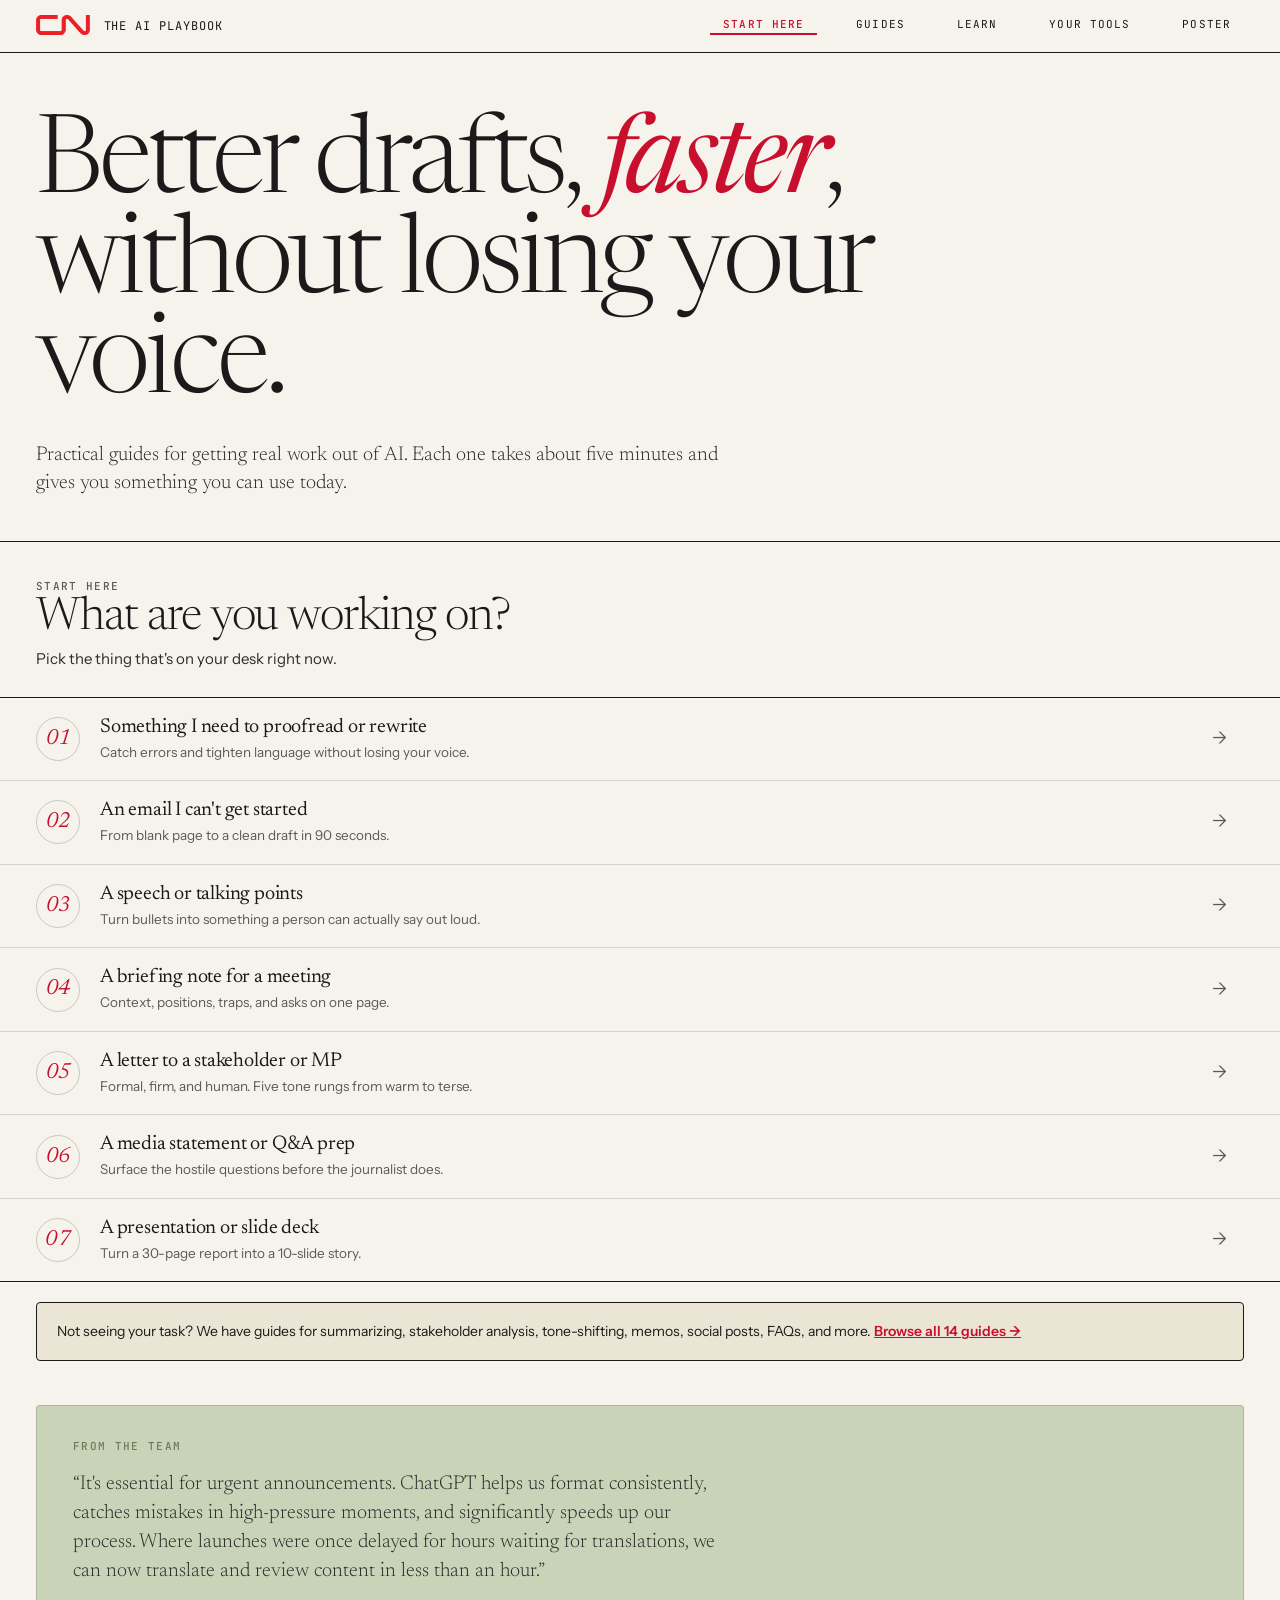
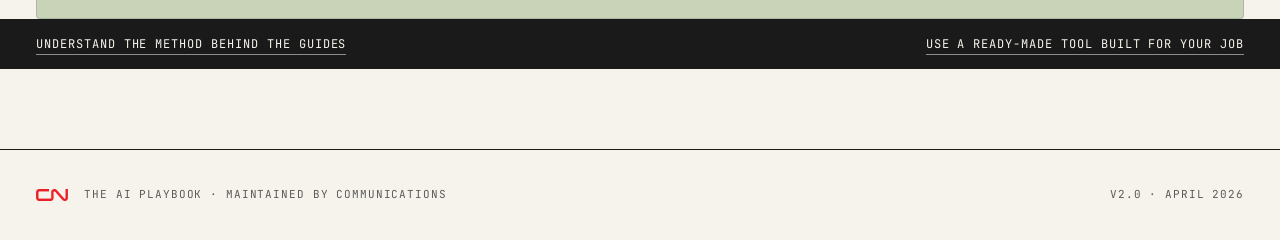
<file: Index.html>
<!doctype html>
<html lang="en">
<head>
<meta charset="utf-8">
<meta name="viewport" content="width=device-width, initial-scale=1">
<title>The AI Playbook — CN Communications</title>
<link rel="preconnect" href="https://fonts.googleapis.com">
<link rel="preconnect" href="https://fonts.gstatic.com" crossorigin>
<link href="https://fonts.googleapis.com/css2?family=Newsreader:ital,opsz,wght@0,6..72,300;0,6..72,400;0,6..72,500;1,6..72,300;1,6..72,400;1,6..72,500&family=Instrument+Sans:ital,wght@0,400;0,500;0,600;1,400&family=JetBrains+Mono:wght@400;500&display=swap" rel="stylesheet">
<style>
/* ============================================================
   CN AI Playbook — shared styles
   ============================================================ */

:root {
  --ink: #1a1a1a;
  --ink-2: #2c2c2c;
  --ink-soft: #5a5a5a;
  --rule: #1a1a1a;
  --paper: #f6f3ec;
  --paper-2: #ebe5d5;
  --card: #ffffff;
  --cn-red: #c8102e;
  --cn-red-deep: #9a0c24;
  --signal: #c8102e;
  --signal-deep: #9a0c24;
  --navy: #1e3a5f;
  --sage: #c8d3b8;
  --sage-deep: #6b7a5a;
  --warn: #d4a017;
  --danger: #b33a2b;

  --serif: "Newsreader", "Source Serif Pro", Georgia, serif;
  --sans: "Instrument Sans", "Söhne", -apple-system, sans-serif;
  --mono: "JetBrains Mono", ui-monospace, Menlo, monospace;

  --r-sm: 2px;
  --r-md: 4px;
  --r-lg: 8px;
}

* { box-sizing: border-box; }

html { scroll-behavior: smooth; }

html, body {
  margin: 0; padding: 0;
  background: var(--paper);
  color: var(--ink);
  font-family: var(--sans);
  font-size: 16px;
  line-height: 1.55;
  -webkit-font-smoothing: antialiased;
  text-rendering: optimizeLegibility;
}

a { color: inherit; }

.display { font-family: var(--serif); font-weight: 400; letter-spacing: -0.02em; line-height: 1; font-optical-sizing: auto; }
.display-italic { font-family: var(--serif); font-style: italic; font-weight: 400; letter-spacing: -0.015em; }

.eyebrow { font-family: var(--mono); font-size: 11px; letter-spacing: 0.12em; text-transform: uppercase; color: var(--ink-soft); font-weight: 500; }
.label { font-family: var(--mono); font-size: 10px; letter-spacing: 0.14em; text-transform: uppercase; }

.topbar {
  display: flex; align-items: center; justify-content: space-between;
  padding: 16px 36px;
  border-bottom: 1px solid var(--ink);
  background: var(--paper);
  position: sticky; top: 0; z-index: 10;
  backdrop-filter: blur(8px);
}
.topbar .brand { display: flex; align-items: center; gap: 14px; font-family: var(--mono); font-size: 12px; letter-spacing: 0.08em; text-transform: uppercase; }

.cn-mark { display: inline-block; vertical-align: middle; }
.cn-mark img { height: 1.1em; width: auto; vertical-align: middle; position: relative; top: -0.05em; }
.topbar .cn-mark img { height: 20px; }

.topbar nav { display: flex; gap: 26px; font-family: var(--mono); font-size: 11px; letter-spacing: 0.1em; text-transform: uppercase; }
.topbar nav a { text-decoration: none; color: var(--ink); padding-bottom: 2px; border-bottom: 1px solid transparent; }
.topbar nav a:hover { border-bottom-color: var(--cn-red); }

.hr { height: 1px; background: var(--ink); border: 0; margin: 0; }
.hr-soft { height: 1px; background: color-mix(in srgb, var(--ink) 20%, transparent); border: 0; margin: 0; }

.card { background: var(--card); border: 1px solid var(--ink); border-radius: var(--r-md); padding: 24px; }

.callout { border: 1px solid var(--ink); padding: 18px 20px; border-radius: var(--r-md); background: var(--sage); }
.callout.warn { background: #f5e3b8; }
.callout.danger { background: #f3d7cf; }
.callout.info { background: var(--paper-2); }
.callout .label { display: block; margin-bottom: 6px; }
.callout p { margin: 0; font-size: 14px; line-height: 1.5; }

.btn {
  display: inline-flex; align-items: center; gap: 8px;
  padding: 10px 16px;
  border: 1px solid var(--ink);
  background: var(--ink); color: var(--paper);
  font-family: var(--mono); font-size: 11px; letter-spacing: 0.1em; text-transform: uppercase;
  cursor: pointer; text-decoration: none;
  border-radius: var(--r-sm);
  transition: all .15s ease;
}
.btn:hover { background: var(--cn-red); border-color: var(--cn-red); }
.btn.ghost { background: transparent; color: var(--ink); }
.btn.ghost:hover { background: var(--ink); color: var(--paper); }

.prompt {
  position: relative;
  background: var(--paper-2); color: var(--ink);
  border: 1px solid color-mix(in srgb, var(--ink) 15%, transparent);
  border-left: 3px solid color-mix(in srgb, var(--ink) 30%, transparent);
  border-radius: var(--r-md);
  padding: 20px 22px;
  font-family: var(--mono); font-size: 13px; line-height: 1.65;
  white-space: pre-wrap;
}
.prompt .copy-btn {
  position: absolute; top: 10px; right: 10px;
  background: var(--paper); color: var(--ink);
  border: 1px solid color-mix(in srgb, var(--ink) 25%, transparent);
  font-family: var(--mono); font-size: 10px; letter-spacing: 0.1em; text-transform: uppercase;
  padding: 5px 10px; border-radius: 2px; cursor: pointer;
}
.prompt .copy-btn:hover { background: var(--cn-red); border-color: var(--cn-red); color: var(--paper); }
.prompt .var { color: var(--cn-red); font-style: italic; }
.prompt .comment { color: var(--ink-soft); }

/* GPT callout card */
.gpt-callout {
  display: flex; align-items: center; gap: 16px;
  background: var(--card); border: 1px solid var(--ink);
  border-radius: var(--r-md); padding: 16px 20px; margin-bottom: 20px;
}
.gpt-callout .gpt-icon { flex-shrink: 0; width: 40px; height: 40px; border-radius: 50%; overflow: hidden; }
.gpt-callout .gpt-icon img { width: 100%; height: 100%; object-fit: cover; }
.gpt-callout .gpt-body { flex: 1; }
.gpt-callout .gpt-body h5 { margin: 0 0 2px; font-family: var(--sans); font-size: 14px; font-weight: 600; }
.gpt-callout .gpt-body p { margin: 0; font-size: 12.5px; color: var(--ink-soft); line-height: 1.4; }
.gpt-callout a {
  flex-shrink: 0; font-family: var(--mono); font-size: 10px; letter-spacing: 0.1em;
  text-transform: uppercase; color: var(--cn-red); text-decoration: none;
  border: 1px solid var(--cn-red); padding: 7px 14px; border-radius: 2px;
  transition: all .15s ease;
}
.gpt-callout a:hover { background: var(--cn-red); color: white; }

.ba { display: grid; grid-template-columns: 1fr 1fr; gap: 0; border: 1px solid var(--ink); border-radius: var(--r-md); overflow: hidden; background: var(--card); }
.ba > div { padding: 18px 20px; }
.ba > div + div { border-left: 1px solid var(--ink); }
.ba .hd { font-family: var(--mono); font-size: 10px; letter-spacing: 0.14em; text-transform: uppercase; color: var(--ink-soft); margin-bottom: 10px; }
.ba .bad .hd { color: var(--danger); }
.ba .good .hd { color: var(--sage-deep); }
.ba p { margin: 0 0 8px 0; font-size: 14px; line-height: 1.5; }

.check { list-style: none; padding: 0; margin: 0; display: flex; flex-direction: column; gap: 10px; }
.check li { display: flex; gap: 10px; align-items: start; font-size: 14px; line-height: 1.65; }
.check li::before { content: ""; min-width: 16px; width: 16px; height: 16px; border: 1.5px solid var(--ink); border-radius: 2px; margin-top: 3px; flex-shrink: 0; }
.check li code { display: inline; }

.steps { counter-reset: step; list-style: none; padding: 0; margin: 0; display: flex; flex-direction: column; gap: 22px; }
.steps > li { counter-increment: step; display: flex; gap: 20px; }
.steps > li::before { content: counter(step, decimal-leading-zero); font-family: var(--serif); font-size: 34px; line-height: 0.9; color: var(--cn-red); font-style: italic; }
.steps h4 { margin: 0 0 6px 0; font-family: var(--serif); font-size: 22px; font-weight: 400; letter-spacing: -0.01em; }
.steps p { margin: 0 0 10px 0; font-size: 14.5px; line-height: 1.55; color: var(--ink-2); }

.tag { display: inline-block; font-family: var(--mono); font-size: 10px; letter-spacing: 0.12em; text-transform: uppercase; padding: 3px 8px; border: 1px solid var(--ink); border-radius: 2px; background: var(--paper); }
.tag.signal { background: var(--cn-red); color: white; border-color: var(--cn-red); }

.container { max-width: 1240px; margin: 0 auto; padding: 0 36px; }

.footer { margin-top: 80px; padding: 36px; border-top: 1px solid var(--ink); font-family: var(--mono); font-size: 11px; letter-spacing: 0.08em; text-transform: uppercase; color: var(--ink-soft); display: flex; justify-content: space-between; }

@media print {
  .topbar, .footer, .no-print { display: none !important; }
  .tab-content { display: none !important; }
  #tab-poster { display: block !important; }
  body { background: #fff; }
  .card, .callout, .prompt { break-inside: avoid; }
  @page { margin: 1cm; }
}
</style>
<style>
/* ============================================================
   Index page — hero, sections, guides grid
   ============================================================ */

.hero { padding: 64px 36px 44px; border-bottom: 1px solid var(--ink); position: relative; }
.hero h1 {
  font-family: var(--serif);
  font-weight: 300;
  font-size: clamp(52px, 8.5vw, 120px);
  line-height: 0.92;
  letter-spacing: -0.035em;
  margin: 0 0 24px 0;
  max-width: 15ch;
}
.hero h1 em { font-style: italic; font-weight: 400; color: var(--cn-red); }
.hero .lede { font-family: var(--serif); font-size: 20px; line-height: 1.4; max-width: 62ch; margin: 0; color: var(--ink-2); font-weight: 300; }
.hero .meta { display: flex; gap: 24px; margin-top: 30px; font-family: var(--mono); font-size: 11px; letter-spacing: 0.1em; text-transform: uppercase; color: var(--ink-soft); flex-wrap: wrap; }
.hero .meta span b { color: var(--ink); font-weight: 500; }

.section { padding: 56px 0 36px; }
.section-head { display: grid; grid-template-columns: 180px 1fr; gap: 36px; padding: 0 36px 26px; align-items: end; }
.section-head .num { font-family: var(--serif); font-style: italic; font-weight: 300; font-size: 68px; line-height: 0.9; color: var(--cn-red); }
.section-head h2 { font-family: var(--serif); font-weight: 300; font-size: 46px; line-height: 1; letter-spacing: -0.025em; margin: 0 0 6px 0; }
.section-head p { margin: 0; max-width: 62ch; color: var(--ink-2); font-size: 15px; }

/* Four Questions */
.fourq { display: grid; grid-template-columns: repeat(4, 1fr); gap: 0; background: var(--paper); border-top: 1px solid var(--ink); border-bottom: 1px solid var(--ink); }
.fq { background: var(--paper); padding: 32px 24px 28px; min-height: 280px; display: flex; flex-direction: column; border-right: 1px solid color-mix(in srgb, var(--ink) 15%, transparent); }
.fq .qn { font-family: var(--serif); font-style: italic; font-weight: 300; font-size: 72px; line-height: 0.88; color: var(--cn-red); margin-bottom: 10px; }
.fq h4 { font-family: var(--serif); font-weight: 400; font-size: 22px; letter-spacing: -0.01em; line-height: 1.1; margin: 0 0 10px 0; }
.fq p { font-size: 13.5px; line-height: 1.5; color: var(--ink-2); margin: 0 0 12px 0; flex: 1; }
.fq .ex { font-family: var(--mono); font-size: 10.5px; color: var(--ink-soft); line-height: 1.45; border-top: 1px solid color-mix(in srgb, var(--ink) 20%, transparent); padding-top: 10px; }

/* Guides grid */
.guides { display: grid; grid-template-columns: repeat(12, 1fr); gap: 0; background: var(--paper); border-top: 1px solid var(--ink); }
.guide {
  grid-column: span 4; background: var(--paper);
  padding: 26px 24px 22px;
  text-decoration: none; color: var(--ink);
  display: flex; flex-direction: column; min-height: 240px;
  transition: background .18s ease; cursor: pointer;
  border-bottom: 1px solid var(--ink);
  border-right: 1px solid color-mix(in srgb, var(--ink) 15%, transparent);
}
.guide:hover { background: var(--card); }
.guide .num { font-family: var(--mono); font-size: 10px; letter-spacing: 0.14em; color: var(--ink-soft); }
.guide .cat { font-family: var(--mono); font-size: 10px; letter-spacing: 0.14em; text-transform: uppercase; color: var(--cn-red); margin-top: 2px; }
.guide h3 { font-family: var(--serif); font-weight: 400; font-size: 28px; line-height: 1.05; letter-spacing: -0.02em; margin: 14px 0 8px; }
.guide p { font-size: 13.5px; line-height: 1.5; color: var(--ink-2); margin: 0; flex: 1; }
.guide .foot { display: flex; justify-content: space-between; align-items: center; margin-top: 16px; font-family: var(--mono); font-size: 10px; letter-spacing: 0.12em; text-transform: uppercase; color: var(--ink-soft); }
.guide .foot .arrow { width: 26px; height: 26px; border: 1px solid var(--ink); border-radius: 50%; display: grid; place-items: center; transition: all .2s ease; }
.guide:hover .foot .arrow { background: var(--cn-red); border-color: var(--cn-red); color: white; transform: rotate(-45deg); }

.guide.feature { grid-column: span 8; background: var(--paper); color: var(--ink); min-height: 300px; }
.guide.feature:hover { background: var(--card); }
.guide.feature .num { color: var(--ink-soft); }
.guide.feature .cat { color: var(--cn-red); }
.guide.feature h3 { font-size: 52px; max-width: 18ch; margin-top: 24px; }
.guide.feature p { color: var(--ink-2); font-size: 15px; max-width: 50ch; }
.guide.feature .foot { color: var(--ink-soft); }
.guide.feature .foot .arrow { border-color: var(--ink); color: var(--ink); }

.guide.wide { grid-column: span 6; }
.guide.half { grid-column: span 6; }

.strip > div + div { border-left: 1px solid var(--ink); }

.quickbar { background: var(--ink); color: var(--paper); padding: 16px 36px; display: flex; align-items: center; justify-content: space-between; gap: 20px; font-family: var(--mono); font-size: 12px; letter-spacing: 0.08em; text-transform: uppercase; }
.quickbar a { color: var(--paper); text-decoration: none; border-bottom: 1px solid rgba(255,255,255,0.5); padding-bottom: 2px; }
.quickbar a:hover { border-bottom-color: var(--cn-red); }
.quickbar .pulse { display: inline-block; width: 8px; height: 8px; background: var(--cn-red); border-radius: 50%; margin-right: 10px; animation: pulse 2s infinite; }
@keyframes pulse { 0%, 100% { opacity: 1; } 50% { opacity: 0.3; } }

.filters { padding: 0 36px 18px; display: flex; gap: 8px; flex-wrap: wrap; }
.chip { padding: 7px 14px; border: 1px solid var(--ink); font-family: var(--mono); font-size: 11px; letter-spacing: 0.08em; text-transform: uppercase; cursor: pointer; background: transparent; color: var(--ink); border-radius: 2px; }
.chip.active { background: var(--ink); color: var(--paper); }
.chip:hover:not(.active) { background: var(--paper-2); }

/* Audience pills */
.audiences { display: grid; grid-template-columns: repeat(7, 1fr); gap: 0; background: var(--paper); border-top: 1px solid var(--ink); border-bottom: 1px solid var(--ink); }
.aud { background: var(--paper); padding: 22px 18px; border-right: 1px solid color-mix(in srgb, var(--ink) 15%, transparent); }
.aud .n { font-family: var(--mono); font-size: 9px; color: var(--ink-soft); letter-spacing: 0.12em; }
.aud h5 { font-family: var(--serif); font-weight: 400; font-size: 18px; letter-spacing: -0.01em; margin: 6px 0 8px; line-height: 1.1; }
.aud p { font-size: 12px; line-height: 1.45; color: var(--ink-2); margin: 0; }

@media (max-width: 1000px) {
  .fourq { grid-template-columns: 1fr 1fr; }
  .audiences { grid-template-columns: 1fr 1fr 1fr; }
  .guide, .guide.feature, .guide.wide, .guide.half { grid-column: span 12; }
  .section-head { grid-template-columns: 1fr; gap: 10px; }
}

@media (max-width: 768px) {
  .topbar { flex-direction: column; gap: 12px; padding: 12px 20px; }
  .tabs { flex-wrap: wrap; justify-content: center; gap: 4px; }
  .tab { padding: 6px 10px; font-size: 10px; }
  .hero { padding: 40px 20px 30px; }
  .hero h1 { font-size: 42px; }
  .hero .lede { font-size: 17px; }
  .section-head { padding: 0 20px 20px; }
  .container { padding: 0 20px; }
  .filters { padding: 0 20px 14px; }
  .fourq { grid-template-columns: 1fr; }
  .audiences { grid-template-columns: 1fr 1fr; }
  .tool-grid { margin: 0 20px; }
  .quickbar { padding: 14px 20px; font-size: 11px; flex-direction: column; gap: 10px; text-align: center; }
  .task-card { grid-template-columns: 40px 1fr 24px; padding: 16px 20px; gap: 12px; }
  .task-card h4 { font-size: 17px; }
  .task-card .task-icon { width: 36px; height: 36px; font-size: 18px; }
  .spark-card { margin: 0 20px; padding: 24px 22px; }
  .spark-card blockquote { font-size: 17px; }
  .footer { padding: 24px 20px; flex-direction: column; gap: 8px; }
}

@media (max-width: 480px) {
  .audiences { grid-template-columns: 1fr; }
  .hero h1 { font-size: 34px; }
  .section-head .num { font-size: 48px; }
  .section-head h2 { font-size: 32px; }
  .guide h3 { font-size: 22px; }
  .guide.feature h3 { font-size: 32px; }
  .two-col { padding: 24px 16px; }
  .guide-hero { padding: 28px 16px 20px; }
  .guide-hero h1 { font-size: 28px; }
  .gpt-callout { gap: 10px; padding: 12px 14px; }
  .gpt-callout a { padding: 6px 10px; font-size: 9px; }
  .callout { padding: 14px 16px; }
  .rules-stack { margin-top: 10px; }
}
</style>
<style>
/* ============================================================
   Tab navigation
   ============================================================ */

.tabs { display: flex; gap: 0; }
.tab {
  font-family: var(--mono); font-size: 11px; letter-spacing: 0.1em; text-transform: uppercase;
  background: none; border: none; color: var(--ink); cursor: pointer;
  padding: 0 13px 2px; border-bottom: 2px solid transparent;
}
.tab:hover { color: var(--cn-red); }
.tab.active { border-bottom-color: var(--cn-red); color: var(--cn-red); font-weight: 500; }
.tab-content { display: none; }
.tab-content.active { display: block; animation: fadeIn 0.25s ease; }

@keyframes fadeIn {
  from { opacity: 0; transform: translateY(8px); }
  to { opacity: 1; transform: translateY(0); }
}
</style>
<style>
/* ============================================================
   Guide page styles (guide.css + inline guide styles)
   ============================================================ */

.guide-hero { padding: 56px 40px 40px; border-bottom: 1px solid var(--ink); }
.guide-hero .crumb { font-family: var(--mono); font-size: 11px; letter-spacing: 0.12em; text-transform: uppercase; color: var(--ink-soft); margin-bottom: 20px; }
.guide-hero .crumb a { color: inherit; text-decoration: none; border-bottom: 1px solid transparent; }
.guide-hero .crumb a:hover { border-bottom-color: var(--signal); }
.guide-hero h1 { font-family: var(--serif); font-weight: 300; font-size: clamp(48px, 7vw, 88px); letter-spacing: -0.03em; line-height: 0.95; margin: 0 0 22px 0; max-width: 18ch; }
.guide-hero h1 em { font-style: italic; color: var(--signal); }
.guide-hero .lede { font-family: var(--serif); font-size: 20px; line-height: 1.4; color: var(--ink-2); max-width: 58ch; margin: 0; font-weight: 300; }
.guide-hero .meta { display:flex; gap: 24px; margin-top: 26px; flex-wrap: wrap; }

.two-col { display: grid; grid-template-columns: 220px 1fr; gap: 48px; padding: 48px 40px; border-bottom: 1px solid color-mix(in srgb, var(--ink) 15%, transparent); }
.two-col > .body { min-width: 0; }
.two-col > .hd { position: sticky; top: 88px; align-self: start; }
.two-col > .hd .n { font-family: var(--serif); font-style: italic; font-weight: 300; font-size: 52px; line-height: 0.9; color: var(--signal); }
.two-col > .hd h2 { font-family: var(--serif); font-weight: 400; font-size: 28px; letter-spacing: -0.015em; margin: 14px 0 0 0; line-height: 1.05; }
.two-col > .hd p.sub { font-family: var(--mono); font-size: 10px; letter-spacing: 0.12em; text-transform: uppercase; color: var(--ink-soft); margin: 10px 0 0 0; }
.two-col .body p { font-size: 16px; line-height: 1.65; margin: 0 0 14px 0; max-width: 64ch; }
.two-col .body p.big { font-family: var(--serif); font-size: 22px; line-height: 1.4; color: var(--ink); font-weight: 300; margin-bottom: 18px; }

.dual { display: grid; grid-template-columns: 1fr 1fr; gap: 0; border: 1px solid var(--ink); border-radius: var(--r-md); overflow: hidden; }
.dual > div { padding: 20px 22px; }
.dual > div + div { border-left: 1px solid var(--ink); }
.dual .hd { font-family: var(--mono); font-size: 10px; letter-spacing: 0.14em; text-transform: uppercase; margin-bottom: 12px; }
.dual .use { background: var(--sage); } .dual .use .hd { color: var(--sage-deep); }
.dual .skip { background: #f3d7cf; } .dual .skip .hd { color: var(--danger); }
.dual ul { margin: 0; padding-left: 18px; }
.dual li { font-size: 14px; line-height: 1.5; margin-bottom: 6px; }

.rules-stack { display: grid; gap: 0; border: 1px solid var(--ink); border-radius: var(--r-md); overflow: hidden; margin-top: 14px; }
.rule-row { display: grid; grid-template-columns: 240px 1fr; background: var(--card); }
.rule-row + .rule-row { border-top: 1px solid var(--ink); }
.rule-row .rl { padding: 16px 18px; border-right: 1px solid var(--ink); display: flex; align-items: center; gap: 12px; }
.rule-row .rr { padding: 16px 18px; font-size: 14px; color: var(--ink-2); }
.lvl { font-family: var(--mono); font-size: 10px; padding: 3px 8px; background: var(--signal); color: var(--paper); letter-spacing: 0.1em; border-radius: 2px; }

.toneladder { display:grid; grid-template-columns: 120px 1fr; gap:0; border:1px solid var(--ink); border-radius: var(--r-md); overflow: hidden; }
.toneladder > div { padding: 14px 16px; border-top: 1px solid var(--ink); }
.toneladder > div:nth-child(-n+2) { border-top: 0; }
.toneladder .lbl { background: var(--paper-2); color: var(--ink); font-family: var(--mono); font-size: 10px; letter-spacing: 0.12em; text-transform: uppercase; border-right: 1px solid var(--ink); display:flex; align-items:center; }
.toneladder .ex { font-family: var(--serif); font-size: 16px; line-height: 1.4; color: var(--ink); font-style: italic; }

.guide-page { display: none; }

#guide-detail.visible, #learn-detail.visible {
  animation: slideIn 0.2s ease;
}

@keyframes slideIn {
  from { opacity: 0; transform: translateY(12px); }
  to { opacity: 1; transform: translateY(0); }
}

#guide-detail .btn.ghost:hover, #learn-detail .btn.ghost:hover {
  background: var(--ink);
  color: var(--paper);
  border-color: var(--ink);
}

@media (max-width: 900px) {
  .two-col { grid-template-columns: 1fr; gap: 18px; padding: 32px 20px; }
  .two-col > .hd { position: static; }
  .two-col > .hd .n { font-size: 36px; }
  .two-col > .hd h2 { font-size: 22px; }
  .dual, .rule-row, .toneladder { grid-template-columns: 1fr; }
  .dual > div + div { border-left: 0; border-top: 1px solid var(--ink); }
  .rule-row .rl { border-right: 0; border-bottom: 1px solid var(--ink); }
  .guide-hero { padding: 36px 20px 28px; }
  .guide-hero h1 { font-size: clamp(32px, 6vw, 56px); }
  .guide-hero .lede { font-size: 17px; }
  .gpt-callout { margin: 0; flex-wrap: wrap; }
  div[style*="padding: 24px 40px 0"] { padding: 24px 20px 0 !important; }
  div[style*="padding: 0 40px"] { padding: 0 20px !important; }
  .redaction { grid-template-columns: 1fr; }
  .redaction > div + div { border-left: 0; border-top: 1px solid var(--ink); }
  .ba { grid-template-columns: 1fr; }
  .ba > div + div { border-left: 0; border-top: 1px solid var(--ink); }
}
</style>
<style>
/* ============================================================
   Tab V — Your Tools (GPT inventory)
   ============================================================ */
/* Task picker */
.task-picker { display: grid; gap: 0; border-top: 1px solid var(--ink); border-bottom: 1px solid var(--ink); }
.task-card {
  display: grid; grid-template-columns: 48px 1fr 32px; align-items: center; gap: 16px;
  padding: 18px 36px; text-decoration: none; color: var(--ink);
  border-bottom: 1px solid color-mix(in srgb, var(--ink) 15%, transparent);
  transition: background .15s ease;
}
.task-card:last-child { border-bottom: 0; }
.task-card:hover { background: var(--paper-2); }
.task-card .task-icon {
  font-family: var(--serif); font-style: italic; font-size: 22px; color: var(--cn-red);
  width: 44px; height: 44px; display: grid; place-items: center;
  border: 1px solid color-mix(in srgb, var(--ink) 20%, transparent); border-radius: 50%;
}
.task-card h4 { font-family: var(--serif); font-weight: 400; font-size: 20px; letter-spacing: -0.01em; line-height: 1.15; margin: 0 0 4px 0; }
.task-card p { font-size: 13.5px; line-height: 1.45; color: var(--ink-soft); margin: 0; }
.task-card .arrow { font-size: 18px; color: var(--ink-soft); transition: transform .2s ease; }
.task-card:hover .arrow { transform: translateX(4px); color: var(--cn-red); }

/* Spark card */
.spark-card {
  margin: 0 36px; padding: 32px 36px;
  background: var(--sage); border: 1px solid color-mix(in srgb, var(--ink) 15%, transparent);
  border-radius: var(--r-md);
}
.spark-card blockquote {
  font-family: var(--serif); font-size: 20px; line-height: 1.45; font-weight: 300;
  margin: 0; padding: 0; color: var(--ink-2); max-width: 60ch;
}
.spark-link { margin-top: 16px; }
.spark-link a {
  font-family: var(--mono); font-size: 11px; letter-spacing: 0.1em; text-transform: uppercase;
  color: var(--ink); text-decoration: none; border-bottom: 1px solid var(--ink); padding-bottom: 2px;
}
.spark-link a:hover { color: var(--cn-red); border-bottom-color: var(--cn-red); }

.spark-quote { display: none; transition: opacity 0.4s ease; }
.spark-quote.active { display: block; }


.tool-card .tool-icon { width: 48px; height: 48px; margin-bottom: 4px; border-radius: 50%; }
.tool-grid { display: grid; grid-template-columns: repeat(3, 1fr); gap: 0; background: var(--paper); border: 1px solid var(--ink); margin: 0 36px; }
.tool-card { background: var(--paper); padding: 24px; display: flex; flex-direction: column; border-right: 1px solid color-mix(in srgb, var(--ink) 15%, transparent); border-bottom: 1px solid color-mix(in srgb, var(--ink) 15%, transparent); }
.tool-card .label { margin-bottom: 4px; }
.tool-card h4 { font-family: var(--serif); font-weight: 400; font-size: 22px; letter-spacing: -0.01em; margin: 6px 0 8px; line-height: 1.15; }
.tool-card p { font-size: 13.5px; line-height: 1.5; color: var(--ink-2); margin: 0; flex: 1; }
.tool-card .tool-link { margin-top: 14px; font-family: var(--mono); font-size: 10px; letter-spacing: 0.1em; text-transform: uppercase; color: var(--cn-red); text-decoration: none; }
.tool-card .tool-link:hover { text-decoration: underline; }

.tool-grid-2, .tool-grid-4 { grid-template-columns: 1fr 1fr !important; }
@media (max-width: 1000px) { .tool-grid { grid-template-columns: 1fr 1fr; } }
@media (max-width: 600px) { .tool-grid, .tool-grid-2, .tool-grid-4 { grid-template-columns: 1fr !important; } }
</style>
<style>
/* ============================================================
   Poster tab styles (cheat sheet layout)
   ============================================================ */

#tab-poster .sheet {
  width: 210mm;
  min-height: 297mm;
  margin: 0 auto 40px;
  background: var(--paper);
  padding: 20mm;
  position: relative;
  box-shadow: 0 24px 64px rgba(0,0,0,0.18);
}
#tab-poster .sheet-top { display: grid; grid-template-columns: 1fr auto; align-items: end; border-bottom: 1px solid var(--ink); padding-bottom: 10mm; }
#tab-poster .sheet-top h1 { font-family: var(--serif); font-weight: 300; font-size: 56px; letter-spacing: -0.03em; line-height: 0.92; margin: 0; }
#tab-poster .sheet-top h1 em { font-style: italic; color: var(--signal); }

#tab-poster .grid3 > div { padding: 8mm 6mm; border-right: 1px solid color-mix(in srgb, var(--ink) 25%, transparent); }
#tab-poster .grid3 > div:last-child { border-right: 0; }
#tab-poster .block h2 { font-family: var(--serif); font-weight: 400; font-size: 22px; letter-spacing: -0.015em; margin: 0 0 6mm 0; line-height: 1; }
#tab-poster .block .num { font-family: var(--serif); font-style: italic; font-weight: 300; font-size: 40px; line-height: 0.9; color: var(--signal); margin-bottom: 2mm; }

#tab-poster .five-rules { padding: 8mm 0; border-bottom: 1px solid var(--ink); }
#tab-poster .rules-row { display: grid; grid-template-columns: repeat(5, 1fr); gap: 0; }
#tab-poster .rules-row > div { padding: 0 4mm; border-left: 1px solid color-mix(in srgb, var(--ink) 15%, transparent); }
#tab-poster .rules-row > div:first-child { border-left: 0; padding-left: 0; }
#tab-poster .rr-n { font-family: var(--serif); font-style: italic; font-weight: 300; font-size: 48px; color: var(--signal); line-height: 0.9; }
#tab-poster .rr-t { font-family: var(--serif); font-weight: 400; font-size: 14px; letter-spacing: -0.01em; line-height: 1.15; margin-top: 4mm; }
#tab-poster .rr-p { font-size: 10.5px; line-height: 1.45; color: var(--ink-2); margin-top: 2mm; }

#tab-poster .aud-row { display: grid; grid-template-columns: repeat(7, 1fr); gap: 0; border-top: 1px solid var(--ink); border-bottom: 1px solid var(--ink); padding: 4mm 0; }
#tab-poster .aud-row > div { padding: 0 3mm; border-left: 1px solid color-mix(in srgb, var(--ink) 15%, transparent); }
#tab-poster .aud-row > div:first-child { border-left: 0; padding-left: 0; }
#tab-poster .aud-row .aud-n { font-family: var(--mono); font-size: 7px; color: var(--ink-soft); letter-spacing: 0.12em; text-transform: uppercase; }
#tab-poster .aud-row .aud-t { font-family: var(--serif); font-weight: 400; font-size: 11px; line-height: 1.2; margin-top: 1mm; }
#tab-poster .aud-row .aud-d { font-size: 8px; color: var(--ink-2); line-height: 1.3; margin-top: 1mm; }

#tab-poster .prompt-fmt { padding: 8mm 0; border-bottom: 1px solid var(--ink); }
#tab-poster .pf-grid { display: grid; grid-template-columns: 80px 1fr; gap: 4mm; margin-bottom: 3mm; }
#tab-poster .pf-lab { font-family: var(--mono); font-size: 10px; letter-spacing: 0.12em; text-transform: uppercase; color: var(--signal); padding-top: 1mm; }
#tab-poster .pf-tx { font-family: var(--serif); font-size: 13.5px; line-height: 1.4; color: var(--ink-2); }
#tab-poster .pf-tx b { color: var(--ink); font-weight: 500; }

#tab-poster .lights-row { display: grid; grid-template-columns: 1fr 1fr 1fr; gap: 0; padding: 8mm 0; border-bottom: 1px solid var(--ink); }
#tab-poster .lights-row > div { padding: 0 4mm; border-left: 1px solid color-mix(in srgb, var(--ink) 15%, transparent); }
#tab-poster .lights-row > div:first-child { border-left: 0; padding-left: 0; }
#tab-poster .lr-dot { width: 16px; height: 16px; border-radius: 50%; border: 1.5px solid var(--ink); display: inline-block; vertical-align: middle; margin-right: 6px; }
#tab-poster .lr.green .lr-dot { background: #7aa86a; }
#tab-poster .lr.amber .lr-dot { background: #d4a017; }
#tab-poster .lr.red .lr-dot { background: #b33a2b; }
#tab-poster .lr h3 { font-family: var(--serif); font-weight: 400; font-size: 18px; margin: 0 0 2mm 0; display: flex; align-items: center; }
#tab-poster .lr ul { margin: 0; padding-left: 4mm; font-size: 10.5px; line-height: 1.5; color: var(--ink-2); }
#tab-poster .lr li { margin-bottom: 1mm; }

#tab-poster .redflags { padding: 8mm 0 0; }
#tab-poster .redflags h2 { font-family: var(--serif); font-weight: 400; font-size: 22px; letter-spacing: -0.015em; margin: 0 0 4mm 0; }
#tab-poster .flags-grid { display: grid; grid-template-columns: repeat(3, 1fr); gap: 1mm 6mm; font-family: var(--mono); font-size: 10.5px; color: var(--ink-2); }

#tab-poster .sheet-foot {
  position: absolute;
  bottom: 10mm;
  left: 20mm;
  right: 20mm;
  display: flex;
  justify-content: space-between;
  font-family: var(--mono);
  font-size: 9px;
  letter-spacing: 0.1em;
  text-transform: uppercase;
  color: var(--ink-soft);
  padding-top: 4mm;
  border-top: 1px solid color-mix(in srgb, var(--ink) 25%, transparent);
}
</style>
</head>
<body>

<div class="topbar">
  <div class="brand">
    <span class="cn-mark"><img src="cn-logo.png" alt="CN"></span>
    <span>The AI Playbook</span>
  </div>
  <nav class="tabs">
    <button class="tab active" data-tab="start">Start Here</button>
    <button class="tab" data-tab="guides">Guides</button>
    <button class="tab" data-tab="learn">Learn</button>
    <button class="tab" data-tab="tools">Your Tools</button>
    <button class="tab" data-tab="poster">Poster</button>
  </nav>
</div>

<main>
  <div class="tab-content active" id="tab-start">

    <!-- HERO -->
    <header class="hero">
        <h1>Better drafts, <em>faster</em>,<br>without losing your voice.</h1>
        <p class="lede">Practical guides for getting real work out of AI. Each one takes about five minutes and gives you something you can use today.</p>
    </header>

    <!-- TASK PICKER -->
    <section class="section" style="padding-top: 36px; padding-bottom: 0;">
      <div class="section-head" style="grid-template-columns: 1fr;">
        <div>
          <div class="eyebrow">Start here</div>
          <h2>What are you working on?</h2>
          <p>Pick the thing that's on your desk right now.</p>
        </div>
      </div>
      <div class="task-picker">
        <a class="task-card" href="javascript:void(0)" onclick="goToGuide('proofread')">
          <div class="task-icon">01</div>
          <div>
            <h4>Something I need to proofread or rewrite</h4>
            <p>Catch errors and tighten language without losing your voice.</p>
          </div>
          <span class="arrow">&rarr;</span>
        </a>
        <a class="task-card" href="javascript:void(0)" onclick="goToGuide('email')">
          <div class="task-icon">02</div>
          <div>
            <h4>An email I can't get started</h4>
            <p>From blank page to a clean draft in 90 seconds.</p>
          </div>
          <span class="arrow">&rarr;</span>
        </a>
        <a class="task-card" href="javascript:void(0)" onclick="goToGuide('speechwriting')">
          <div class="task-icon">03</div>
          <div>
            <h4>A speech or talking points</h4>
            <p>Turn bullets into something a person can actually say out loud.</p>
          </div>
          <span class="arrow">&rarr;</span>
        </a>
        <a class="task-card" href="javascript:void(0)" onclick="goToGuide('meeting-brief')">
          <div class="task-icon">04</div>
          <div>
            <h4>A briefing note for a meeting</h4>
            <p>Context, positions, traps, and asks on one page.</p>
          </div>
          <span class="arrow">&rarr;</span>
        </a>
        <a class="task-card" href="javascript:void(0)" onclick="goToGuide('letters')">
          <div class="task-icon">05</div>
          <div>
            <h4>A letter to a stakeholder or MP</h4>
            <p>Formal, firm, and human. Five tone rungs from warm to terse.</p>
          </div>
          <span class="arrow">&rarr;</span>
        </a>
        <a class="task-card" href="javascript:void(0)" onclick="goToGuide('media-qa')">
          <div class="task-icon">06</div>
          <div>
            <h4>A media statement or Q&amp;A prep</h4>
            <p>Surface the hostile questions before the journalist does.</p>
          </div>
          <span class="arrow">&rarr;</span>
        </a>
        <a class="task-card" href="javascript:void(0)" onclick="goToGuide('presentations')">
          <div class="task-icon">07</div>
          <div>
            <h4>A presentation or slide deck</h4>
            <p>Turn a 30-page report into a 10-slide story.</p>
          </div>
          <span class="arrow">&rarr;</span>
        </a>
      </div>
      <div style="padding: 20px 36px 0;">
        <div class="callout info" style="margin: 0;">
          <p style="margin:0; font-size: 14px;">Not seeing your task? We have guides for summarizing, stakeholder analysis, tone-shifting, memos, social posts, FAQs, and more. <a href="javascript:void(0)" onclick="document.querySelector('[data-tab=guides]').click()" style="color: var(--cn-red); text-decoration: underline; font-weight: 600;">Browse all 14 guides &rarr;</a></p>
        </div>
      </div>
    </section>

    <!-- SPARK (rotating quotes from team survey) -->
    <section class="section" style="padding-top: 44px; padding-bottom: 0;">
      <div class="spark-card">
        <div class="eyebrow" style="color: var(--sage-deep); margin-bottom: 14px;">From the team</div>
        <blockquote class="spark-quote active">
          &ldquo;It's essential for urgent announcements. ChatGPT helps us format consistently, catches mistakes in high-pressure moments, and significantly speeds up our process. Where launches were once delayed for hours waiting for translations, we can now translate and review content in less than an hour.&rdquo;
        </blockquote>
        <blockquote class="spark-quote">
          &ldquo;The ability to summarize long, 100-plus page documents into themes and focus areas helped me create the foundation for communications strategies faster and more efficiently.&rdquo;
        </blockquote>
        <blockquote class="spark-quote">
          &ldquo;It helped take a video and turn it into a short web story using previous examples as inspiration. This work would have normally taken me more than a day and was completed in just under two hours.&rdquo;
        </blockquote>
        <blockquote class="spark-quote">
          &ldquo;So much easier to write memos. Has saved us hours and hours, truly.&rdquo;
        </blockquote>
        <blockquote class="spark-quote">
          &ldquo;It has been very useful for drafting letters, reducing the time significantly.&rdquo;
        </blockquote>
        <blockquote class="spark-quote">
          &ldquo;ChatGPT was a life saver for translating the podcast SRT files with timestamps. While the translation is not always perfect, the fact that it keeps the layout saves the team a lot of time.&rdquo;
        </blockquote>
        <blockquote class="spark-quote">
          &ldquo;Very helpful in validating my existing briefing notes. I can say with confidence that a report does or does not say something, because I've both read the report and checked my own work by having ChatGPT do the same.&rdquo;
        </blockquote>
        <blockquote class="spark-quote">
          &ldquo;Using Projects in ChatGPT helps me work faster and more consistently on recurring communications, especially templated pieces like appointment notices, where the structure and tone stays the same but details change.&rdquo;
        </blockquote>
        <blockquote class="spark-quote">
          &ldquo;It saves me about five to eight hours a week on low-value, high-cost tasks that have an outward-facing brand impact.&rdquo;
        </blockquote>
        <blockquote class="spark-quote">
          &ldquo;During emergency, last-minute customer comms that needed issuing. A life saver. As well as adapting content from the old intranet to the new intranet.&rdquo;
        </blockquote>
        <blockquote class="spark-quote">
          &ldquo;It has greatly helped with writing correspondence, especially once the prompts no longer needed to be started from scratch and had been provided with templates.&rdquo;
        </blockquote>
      </div>
    </section>

    <!-- QUIET FOOTER -->
    <div class="quickbar">
      <div><a href="javascript:void(0)" onclick="document.querySelector('[data-tab=learn]').click()">Understand the method behind the guides</a></div>
      <div><a href="javascript:void(0)" onclick="document.querySelector('[data-tab=tools]').click()">Use a ready-made tool built for your job</a></div>
    </div>

  </div>
  <div class="tab-content" id="tab-guides">
    <section class="section" style="padding-top: 44px;">
      <div class="section-head" style="grid-template-columns: 1fr;">
        <div>
          <div class="eyebrow">The guides</div>
          <h2>Pick a task. Get a pattern.</h2>
          <p>Each guide shows when to use AI, when not to, tips for using the tool, before/after examples, and a pre-send checklist.</p>
        </div>
      </div>

      <div class="filters no-print">
        <button class="chip active" data-filter="all">All 14</button>
        <button class="chip" data-filter="writing">Writing</button>
        <button class="chip" data-filter="editing">Editing</button>
        <button class="chip" data-filter="stakeholder">Stakeholder &amp; PAGA</button>
        <button class="chip" data-filter="media">Media</button>
        <button class="chip" data-filter="internal">Internal comms</button>
        <button class="chip" data-filter="research">Research &amp; prep</button>
      </div>

      <div id="guide-grid">
        <div class="guides">
          <div class="guide feature" data-cat="writing editing" onclick="showGuide('email')">
            <div class="num">GUIDE / 01</div><div class="cat">Writing &middot; Most used</div>
            <h3>Draft an email in 90 seconds.</h3>
            <p>The workhorse. How to get a clean draft on the first try, plus the five edits you should always make before hitting send.</p>
            <div class="foot"><span>4 min read &middot; 6 templates</span><span class="arrow">&rarr;</span></div>
          </div>
          <div class="guide" data-cat="editing" onclick="showGuide('proofread')">
            <div class="num">GUIDE / 02</div><div class="cat">Editing</div>
            <h3>Proofread without losing your voice.</h3>
            <p>How to ask AI to catch errors without rewriting your style into corporate mush.</p>
            <div class="foot"><span>3 min read</span><span class="arrow">&rarr;</span></div>
          </div>
          <div class="guide" data-cat="writing stakeholder" onclick="showGuide('speechwriting')">
            <div class="num">GUIDE / 03</div><div class="cat">Writing</div>
            <h3>Speechwriting &amp; talking points.</h3>
            <p>From bullets to a speakable draft. Openers, structures, Q&amp;A anticipation.</p>
            <div class="foot"><span>6 min &middot; 4 templates</span><span class="arrow">&rarr;</span></div>
          </div>
          <div class="guide" data-cat="writing stakeholder" onclick="showGuide('letters')">
            <div class="num">GUIDE / 04</div><div class="cat">Stakeholder &amp; PAGA</div>
            <h3>Letter writing: formal &amp; firm.</h3>
            <p>Official letters, MP responses, stakeholder correspondence. Five tone rungs, warm to terse.</p>
            <div class="foot"><span>5 min read</span><span class="arrow">&rarr;</span></div>
          </div>
          <div class="guide" data-cat="writing internal" onclick="showGuide('presentations')">
            <div class="num">GUIDE / 05</div><div class="cat">Internal comms</div>
            <h3>Presentations &amp; slide content.</h3>
            <p>Turn a 30-page report into a 10-slide story. Outline first, then fill.</p>
            <div class="foot"><span>5 min read</span><span class="arrow">&rarr;</span></div>
          </div>
          <div class="guide wide" data-cat="media" onclick="showGuide('media-qa')">
            <div class="num">GUIDE / 06</div><div class="cat">Media</div>
            <h3>Q&amp;A prep &amp; media statements.</h3>
            <p>Surface the hostile questions before the journalist does. Draft a 40-word statement you can actually defend.</p>
            <div class="foot"><span>4 min read</span><span class="arrow">&rarr;</span></div>
          </div>
          <div class="guide half" data-cat="media stakeholder" onclick="showGuide('crisis')">
            <div class="num">GUIDE / 07</div><div class="cat">Crisis comms</div>
            <h3>Holding statements when the clock is ticking.</h3>
            <p>What AI is good for in a crisis, and where to stop and call Legal.</p>
            <div class="foot"><span>4 min read</span><span class="arrow">&rarr;</span></div>
          </div>
          <div class="guide" data-cat="research" onclick="showGuide('summarize')">
            <div class="num">GUIDE / 08</div><div class="cat">Research &amp; prep</div>
            <h3>Summarize a long document.</h3>
            <p>Three summary types (exec, skim, deep) and when to ask for each.</p>
            <div class="foot"><span>3 min read</span><span class="arrow">&rarr;</span></div>
          </div>
          <div class="guide" data-cat="research stakeholder" onclick="showGuide('stakeholder-map')">
            <div class="num">GUIDE / 09</div><div class="cat">Stakeholder &amp; PAGA</div>
            <h3>Stakeholder &amp; audience analysis.</h3>
            <p>Who cares, what they want, what'll annoy them. Pre-meeting prep.</p>
            <div class="foot"><span>4 min read</span><span class="arrow">&rarr;</span></div>
          </div>
          <div class="guide" data-cat="editing" onclick="showGuide('tone-shift')">
            <div class="num">GUIDE / 10</div><div class="cat">Editing</div>
            <h3>Translate tone: exec &harr; FLS &harr; union.</h3>
            <p>Rewrite the same message for CN's seven audiences without losing its meaning.</p>
            <div class="foot"><span>3 min read</span><span class="arrow">&rarr;</span></div>
          </div>
          <div class="guide" data-cat="internal" onclick="showGuide('internal-memo')">
            <div class="num">GUIDE / 11</div><div class="cat">Internal comms</div>
            <h3>Memos &amp; all-employee notes.</h3>
            <p>Announcing a change without sounding like an HR bulletin.</p>
            <div class="foot"><span>3 min read</span><span class="arrow">&rarr;</span></div>
          </div>
          <div class="guide" data-cat="research" onclick="showGuide('meeting-brief')">
            <div class="num">GUIDE / 12</div><div class="cat">Research &amp; prep</div>
            <h3>Briefing notes for meetings.</h3>
            <p>A one-pager for the principal: context, positions, traps, asks.</p>
            <div class="foot"><span>4 min read</span><span class="arrow">&rarr;</span></div>
          </div>
          <div class="guide" data-cat="writing media" onclick="showGuide('social')">
            <div class="num">GUIDE / 13</div><div class="cat">Media</div>
            <h3>Social posts (LinkedIn, Instagram, Viva Engage).</h3>
            <p>Platform-native tone, with a "does this sound human?" test.</p>
            <div class="foot"><span>3 min read</span><span class="arrow">&rarr;</span></div>
          </div>
          <div class="guide" data-cat="writing stakeholder" onclick="showGuide('faqs')">
            <div class="num">GUIDE / 14</div><div class="cat">Stakeholder &amp; PAGA</div>
            <h3>FAQs &amp; talking-point packs.</h3>
            <p>Anticipate 20 questions. Answer the 7 that matter.</p>
            <div class="foot"><span>3 min read</span><span class="arrow">&rarr;</span></div>
          </div>
        </div>
      </div>

      <div id="guide-detail" style="display:none;">
        <div style="padding: 16px 36px;">
          <button class="btn ghost" onclick="hideGuide()" style="margin-bottom:20px;">&larr; Back to all guides</button>
        </div>
        <div id="guide-detail-content">

<!-- ============================================================
     GUIDE 01: Email
     ============================================================ -->
<section class="guide-page" id="guide-email">

<header class="guide-hero">
  <div class="crumb">Guides / <span style="color:var(--signal);">Guide 01</span></div>
  <div class="eyebrow" style="margin-bottom:18px;">Writing &middot; Most used &middot; 4 min read</div>
  <h1>Draft an email <em>in 90 seconds.</em></h1>
  <p class="lede">The workhorse guide. How to get a clear, appropriately-toned email on the first try, and the five edits you should always make before hitting send.</p>
  <div class="meta">
    <span class="tag">Audience: anyone</span>
    <span class="tag">Time: 3 min</span>
  </div>
</header>

<!-- GPT callout at top -->
<div style="padding: 24px 40px 0;">
  <div class="gpt-callout">
    <div class="gpt-icon"><img src="gpt-icons/prompt-builder.png" alt=""></div>
    <div class="gpt-body">
      <h5>Prompt Builder</h5>
      <p>Walks you through the Four Questions to build any email prompt.</p>
    </div>
    <a href="https://chatgpt.com/g/g-69c2d81926c081918cac90b78ca6c161-prompt-builder" target="_blank">Open tool</a>
  </div>
</div>

<section class="two-col">
  <div class="hd">
    <div class="n">01</div>
    <h2>Use AI for this. Don't for that.</h2>
    <p class="sub">The first decision</p>
  </div>
  <div class="body">
    <p class="big">AI is a first-draft engine, not a judgment engine. Use it for volume, structure, and tone. Don't outsource the decisions.</p>
    <div class="dual" style="margin-top: 20px;">
      <div class="use">
        <div class="hd">✓ Great for</div>
        <ul>
          <li>Status updates, FYIs, chasers</li>
          <li>Meeting requests and intros</li>
          <li>Translating bullet points into prose</li>
          <li>Softening or firming a tone</li>
          <li>Writing in a language you're rusty in</li>
          <li>"Say this nicely" rewrites</li>
        </ul>
      </div>
      <div class="skip">
        <div class="hd">✗ Stop and write it yourself</div>
        <ul>
          <li>Condolences or sympathy</li>
          <li>Performance or HR conversations</li>
          <li>Legally binding commitments</li>
          <li>Anything involving a specific person's confidential situation</li>
          <li>Apologies on behalf of the org, get them reviewed</li>
        </ul>
      </div>
    </div>
  </div>
</section>

<section class="two-col">
  <div class="hd">
    <div class="n">02</div>
    <h2>What to have ready.</h2>
    <p class="sub">Copy, adapt, paste</p>
  </div>
  <div class="body">
    <p>Fill in the <span style="color:var(--signal); font-style:italic;">italic bits</span>. Keep the structure. This pattern works in ChatGPT.</p>
    <div class="callout info" style="margin-top:12px;">
  <span class="label">What to have ready</span>
  <ul style="margin:8px 0 0; padding-left:18px; font-size:14px; line-height:1.6;">
    <li>Who you're writing to and what you need them to do, feel, or understand</li>
    <li>The key facts (dates, names, decisions, next steps)</li>
    <li>The tone: direct, diplomatic, firm, warm, neutral</li>
    <li>Any house rules: Canadian spelling, no em dashes, no jargon</li>
    <li>A voice sample if you have one (paste 2-3 past emails you're happy with)</li>
  </ul>
</div>
    <div class="callout info" style="margin-top: 20px;">
      <span class="label">Why the voice sample matters</span>
      <p>Without it, every email comes out sounding like a LinkedIn post. Two or three of <em>your</em> past emails teach the model your rhythm, your sign-offs, your hedges. This single addition is the difference between usable and uncanny.</p>
    </div>
  </div>
</section>

<section class="two-col">
  <div class="hd">
    <div class="n">03</div>
    <h2>Before &amp; after.</h2>
    <p class="sub">Vague prompt vs. the pattern</p>
  </div>
  <div class="body">
    <div class="ba">
      <div class="bad">
        <div class="hd">✗ Vague prompt</div>
        <p style="font-family:var(--mono); font-size:12px; background:var(--paper-2); color:var(--ink); border:1px solid color-mix(in srgb, var(--ink) 15%, transparent); padding:14px; border-radius:4px;">"Write an email to FLS about the schedule change."</p>
        <div class="hd" style="margin-top:14px;">Output (generic)</div>
        <p>Dear Team,<br><br>I hope this message finds you well. I am writing to inform you about an upcoming change to the schedule that will be taking effect in the near future. As you may be aware, operational requirements have necessitated certain adjustments...</p>
      </div>
      <div class="good">
        <div class="hd">✓ Pattern prompt</div>
        <p style="font-family:var(--mono); font-size:12px; background:var(--paper-2); color:var(--ink); border:1px solid color-mix(in srgb, var(--ink) 15%, transparent); padding:14px; border-radius:4px;">Role, goal, bullets, tone "diplomatic-firm", 120 words, voice sample attached.</p>
        <div class="hd" style="margin-top:14px;">Output (usable first draft)</div>
        <p>Subject: Yard reporting process changes, effective May 1<br><br>Starting May 1, all yard incident reports go through the new SafeTrack system instead of the paper form.<br><br>What you need to know:<br>&bull; The paper form is retired. SafeTrack is the only accepted method after May 1.<br>&bull; Training sessions run April 22 to 28 at each terminal. Your superintendent has the schedule.<br>&bull; If you have questions before then, contact your local safety coordinator.<br><br>This change applies to all terminals in the Western region. Nothing else about the reporting process changes.<br><br>Stay safe,<br>[Your name]</p>
      </div>
    </div>
  </div>
</section>

<section class="two-col">
  <div class="hd">
    <div class="n">04</div>
    <h2>Four variants to save.</h2>
    <p class="sub">For the situations you hit weekly</p>
  </div>
  <div class="body">

    <h4 class="display" style="font-size:24px; margin: 0 0 6px;">a. The "I disagree, politely"</h4>
    <p>When you need to push back without burning the relationship.</p>
    <div class="callout info" style="margin-top:12px;">
  <span class="label">What to ask for</span>
  <p>Tell the tool you need to push back on a specific point while keeping the door open. Paste the original email and ask for a version that registers disagreement clearly, avoids passive-aggressive phrasing, and ends with a concrete proposal.</p>
</div>

    <h4 class="display" style="font-size:24px; margin: 26px 0 6px;">b. The chaser</h4>
    <p>Second or third follow-up. The trick: acknowledge the silence rather than ignoring it.</p>
    <div class="callout info" style="margin-top:12px;">
  <span class="label">What to ask for</span>
  <p>Tell the tool this is a follow-up (second or third). Ask for under 60 words that acknowledge the silence without guilt-tripping, restate the ask in one sentence, and offer an out.</p>
</div>

    <h4 class="display" style="font-size:24px; margin: 26px 0 6px;">c. The stakeholder update</h4>
    <p>Monthly/quarterly note to a list. The risk: sounding like a newsletter no one asked for.</p>
    <div class="callout info" style="margin-top:12px;">
  <span class="label">What to ask for</span>
  <p>Paste the original email you're escalating. Tell the tool to keep the recipient in cc, summarize the history in one paragraph, state what you need from the new person, and set a deadline.</p>
</div>

    <h4 class="display" style="font-size:24px; margin: 26px 0 6px;">d. The "thanks, but no"</h4>
    <p>Declining an invitation, request, or proposal without closing the door.</p>
    <div class="callout info" style="margin-top:12px;">
  <span class="label">What to ask for</span>
  <p>Tell the tool the good news and who it's for. Ask it to lead with the result, credit the people involved, and keep it under 80 words. Good-news emails that run long stop feeling like good news.</p>
</div>

  </div>
</section>

</section><!-- /guide-email -->

<!-- ============================================================
     GUIDE 02: Proofread
     ============================================================ -->
<section class="guide-page" id="guide-proofread">

<header class="guide-hero">
  <div class="crumb">Guides / <span style="color:var(--signal);">Guide 02</span></div>
  <div class="eyebrow" style="margin-bottom:18px;">Editing &amp; review &middot; 3 min read</div>
  <h1>Proofread without losing <em>your voice.</em></h1>
  <p class="lede">The trap: you ask AI to "polish" your draft and it hands back something that reads like a trade-journal editorial. Here's how to ask for corrections, not a rewrite.</p>
  <div class="meta">
    <span class="tag">Time: 2 min</span>
  </div>
</header>

<!-- GPT callout at top -->
<div style="padding: 24px 40px 0;">
  <div class="gpt-callout">
    <div class="gpt-icon"><img src="gpt-icons/review-revise.png" alt=""></div>
    <div class="gpt-body">
      <h5>Review, Revise, and Adapt</h5>
      <p>Paste your draft. Pick your audience. Get a revision comparison table with coaching notes.</p>
    </div>
    <a href="https://chatgpt.com/g/g-ZMRGmTuJ4-review-revise-and-adapt" target="_blank">Open tool</a>
  </div>
</div>

<section class="two-col">
  <div class="hd"><div class="n">01</div><h2>Tell it how much to change.</h2><p class="sub">This is the whole trick</p></div>
  <div class="body">
    <p class="big">AI defaults to the heaviest edit possible. Your job is to tell it how light to stay.</p>
    <div class="rules-stack">
      <div class="rule-row">
        <div class="rl"><b>Fix errors only.</b></div>
        <div class="rr">Typos, grammar, punctuation. Zero word changes otherwise. Use when you trust your own writing. The tool calls this "option 1."</div>
      </div>
      <div class="rule-row">
        <div class="rl"><b>Tighten the writing.</b></div>
        <div class="rr">Errors plus clunky phrasing, repetition, and vague words. Preserves your voice. Use on first drafts. This is what you'll pick 90% of the time.</div>
      </div>
      <div class="rule-row">
        <div class="rl"><b>Restructure it.</b></div>
        <div class="rr">Reorder paragraphs, cut sections, rewrite the opening. Use only when you know the draft is broken and need a fresh start.</div>
      </div>
    </div>
  </div>
</section>

<section class="two-col">
  <div class="hd"><div class="n">02</div><h2>What to have ready.</h2><p class="sub">Before you open the tool</p></div>
  <div class="body">
    <div class="callout info" style="margin-top:12px;">
  <span class="label">What to have ready</span>
  <ul style="margin:8px 0 0; padding-left:18px; font-size:14px; line-height:1.6;">
    <li>Your draft text</li>
    <li>Which level of edit: fix errors only, tighten the writing, or restructure</li>
    <li>Any words, phrases, or spellings the tool should not touch (names, legal phrasing, deliberate repetition)</li>
  </ul>
</div>
    <div class="callout info" style="margin-top:20px;">
      <span class="label">The key move</span>
      <p>Asking for a <b>tracked-changes list</b> instead of a rewritten draft changes everything. You see each suggestion, accept what works, reject the rest. You stay the author.</p>
    </div>
  </div>
</section>

<section class="two-col">
  <div class="hd"><div class="n">03</div><h2>Before &amp; after.</h2><p class="sub">Voice intact</p></div>
  <div class="body">
    <div class="ba">
      <div class="bad">
        <div class="hd">✗ "Polish this"</div>
        <p style="font-style:italic; color:var(--ink-soft);">Original: "The meeting went sideways fast. We had three asks, got none of them, and left with a new problem."</p>
        <p>After: "The meeting did not proceed as anticipated. Despite presenting three distinct requests, we were unable to secure agreement on any of them, and we departed with an additional challenge to address."</p>
        <p class="label" style="color:var(--danger); margin-top:10px;">Your voice: gone</p>
      </div>
      <div class="good">
        <div class="hd">✓ "Tighten the writing" with tracked changes</div>
        <p style="font-style:italic; color:var(--ink-soft);">Original: "The meeting went sideways fast. We had three asks, got none of them, and left with a new problem."</p>
        <p>Suggested: → "sideways fast" works, keep<br>→ "got none of them" → "got none agreed" (clearer)<br>→ "a new problem" → "a fourth issue to handle" (specific)</p>
        <p class="label" style="color:var(--sage-deep); margin-top:10px;">Your voice: intact</p>
      </div>
    </div>
  </div>
</section>

<section class="two-col" style="background: var(--paper-2);">
  <div class="hd"><div class="n">04</div><h2>Two special cases.</h2><p class="sub">When tightening isn't enough</p></div>
  <div class="body">
    <h4 class="display" style="font-size:22px; margin:0 0 6px;">a. "Read this as my sharpest critic would."</h4>
    <p>Before sending something high-stakes, a board paper, a public statement, a letter to a regulator.</p>
    <div class="callout info" style="margin-top:12px;">
  <span class="label">What to ask for</span>
  <p>Paste your draft into the tool and ask it to read as the most sceptical version of your audience (a hostile journalist, an opposition MP, a regulator looking for gaps). Ask for three sentences they would quote out of context, two claims they would demand evidence for, and the single weakest paragraph.</p>
</div>

    <h4 class="display" style="font-size:22px; margin:26px 0 6px;">b. "Is this actually clear?"</h4>
    <p>For anything jargon-heavy, policy, technical briefs, legal-adjacent writing.</p>
    <div class="callout info" style="margin-top:12px;">
  <span class="label">What to ask for</span>
  <p>Paste your draft and ask the tool to state in one sentence what the document is actually asking the reader to do or believe, which paragraphs could be removed without hurting that goal, and which three sentences are hardest to understand.</p>
</div>
  </div>
</section>

</section><!-- /guide-proofread -->

<!-- ============================================================
     GUIDE 03: Speechwriting
     ============================================================ -->
<section class="guide-page" id="guide-speechwriting">

<header class="guide-hero">
  <div class="crumb">Guides / <span style="color:var(--signal);">Guide 03</span></div>
  <div class="eyebrow" style="margin-bottom:18px;">Writing &middot; 6 min read &middot; 4 templates</div>
  <h1>From bullets<br>to a speech you can <em>actually say.</em></h1>
  <p class="lede">Written words and spoken words have different physics. AI knows written. Your job is to pull it toward spoken, short sentences, hard stops, and sentences your principal wouldn't stumble over.</p>
  <div class="meta">
    <span class="tag">Audience: writers, speechwriters, EAs</span>
    <span class="tag">Time: 10&ndash;30 min</span>
  </div>
</header>

<!-- GPT callout at top -->
<div style="padding: 24px 40px 0;">
  <div class="gpt-callout">
    <div class="gpt-icon"><img src="gpt-icons/speaking-notes.png" alt=""></div>
    <div class="gpt-body">
      <h5>Speaking Notes Generator</h5>
      <p>Asks about audience, topics, tone, and logistics, then drafts a speech you can actually deliver.</p>
    </div>
    <a href="https://chatgpt.com/g/g-68c776180d68819188aa21895e043cc9-speaking-notes-generator" target="_blank">Open tool</a>
  </div>
</div>
<div style="padding: 0 40px;">
  <div class="callout info" style="margin-top:0;">
    <span class="label">The tool will ask</span>
    <p>Whether to include a land acknowledgment, whether to open or close with a message in an Indigenous language, and whether to use a trauma-informed tone. It also searches the web for current data and sources relevant to your speech.</p>
  </div>
</div>

<section class="two-col">
  <div class="hd"><div class="n">01</div><h2>Start with structure.</h2><p class="sub">Pick a shape before you write a word</p></div>
  <div class="body">
    <p class="big">Most bad speeches fail at the outline, not the sentences. Ask AI for three outline options, pick one, <em>then</em> draft.</p>
    <div class="callout info" style="margin-top:12px;">
  <span class="label">What to ask for</span>
  <p>Ask the tool for three different structural options for the speech before you start drafting. For each, ask for the structural logic in one sentence (e.g., "problem, pivot, promise"), four to six section headings, and where the single strongest audience moment would land.</p>
</div>
    <div class="callout info" style="margin-top:18px;">
      <span class="label">Why three</span>
      <p>One outline is a suggestion; three is a choice. Seeing three side-by-side tells you what each structure costs, and usually makes the right one obvious.</p>
    </div>
  </div>
</section>

<section class="two-col">
  <div class="hd"><div class="n">02</div><h2>Draft for the ear.</h2><p class="sub">Different rules from writing for the eye</p></div>
  <div class="body">
    <p>Once you've picked an outline, draft one section at a time. Long prompts get flabby outputs; short ones stay tight.</p>
    <div class="callout info" style="margin-top:12px;">
  <span class="label">What to ask for</span>
  <p>Draft one section at a time, not the whole speech at once. Tell the tool to cap sentences at 22 words, avoid semicolons, use three-beat lists, and write for someone standing at a lectern, not sitting at a desk.</p>
</div>
  </div>
</section>

<section class="two-col">
  <div class="hd"><div class="n">03</div><h2>The opener &amp; the closer.</h2><p class="sub">Spend disproportionate time here</p></div>
  <div class="body">
    <p>The first 30 seconds and the last 30 seconds are 80% of what the room remembers. Worth 10 prompts, not one.</p>

    <h4 class="display" style="font-size:22px; margin: 14px 0 6px;">Opener generator</h4>
    <div class="callout info" style="margin-top:12px;">
  <span class="label">What to ask for</span>
  <p>Ask the tool for five opener options: a scene, a room acknowledgment, a surprising number, a question the audience is already asking, and a short honest admission. Pick the one that sounds most like your speaker.</p>
</div>

    <h4 class="display" style="font-size:22px; margin: 22px 0 6px;">Closer generator</h4>
    <div class="callout info" style="margin-top:12px;">
  <span class="label">What to ask for</span>
  <p>Paste your draft and ask for three closer options. Tell the tool the one feeling and the one action you want the audience to leave with. Each closer should be under 60 words and speakable in a single breath.</p>
</div>
  </div>
</section>

<section class="two-col" style="background: var(--paper-2);">
  <div class="hd"><div class="n">04</div><h2>Anticipate the Q&amp;A.</h2><p class="sub">Before the speech, not after</p></div>
  <div class="body">
    <p>If the speech will be followed by questions, and most are, rehearse them before you write the closer.</p>
    <div class="callout info" style="margin-top:12px;">
  <span class="label">What to ask for</span>
  <p>Paste the speech draft and ask the tool to role-play three audience members: a journalist hunting a headline, a sceptic who disagrees with the premise, and a bureaucrat asking about cost and timing. Ask for the hardest question each would ask and a 40-word answer.</p>
</div>
  </div>
</section>

<section class="two-col">
  <div class="hd"><div class="n">05</div><h2>Pre-delivery checklist.</h2><p class="sub">Final pass</p></div>
  <div class="body">
    <ul class="check">
      <li><b>Read it aloud.</b> Not in your head. Out loud. Time it.</li>
      <li><b>Mark the breath points.</b> Slashes where the speaker pauses. If a sentence has no breath, rewrite it.</li>
      <li><b>Cut 10% of words.</b> On stage, every extra word is a drag. This is the single highest-leverage edit.</li>
      <li><b>Verify every number, name, date, quote.</b> A speech gets clipped on social media. One wrong stat lives forever.</li>
      <li><b>Replace any word the speaker hasn't said in a real conversation this month.</b> If it's not in their vocabulary, it won't sound like them.</li>
      <li><b>Sound check for acronyms.</b> Spell them out the first time. Don't make the audience decode.</li>
      <li><b>Print it in the speaker's preferred format.</b> Double-spaced, 14pt, bold the emphasis words. Paper, not phone.</li>
    </ul>
  </div>
</section>

</section><!-- /guide-speechwriting -->

<!-- ============================================================
     GUIDE 04: Letters
     ============================================================ -->
<section class="guide-page" id="guide-letters">

<header class="guide-hero">
  <div class="crumb">Guides / <span style="color:var(--signal);">Guide 04</span></div>
  <div class="eyebrow" style="margin-bottom:18px;">Stakeholder relations &middot; 5 min read</div>
  <h1>Letters: <em>formal,</em> firm, &amp; human.</h1>
  <p class="lede">Letters are the slowest, most considered form of business correspondence. Tone is everything. Here's how to move a letter up and down the tone ladder without losing the point.</p>
  <div class="meta">
    <span class="tag">For: PAGA, Government Affairs</span>
    <span class="tag">Time: 10 min</span>
  </div>
</header>

<!-- GPT callout at top -->
<div style="padding: 24px 40px 0;">
  <div class="gpt-callout">
    <div class="gpt-icon"><img src="gpt-icons/stakeholder-letters.png" alt=""></div>
    <div class="gpt-body">
      <h5>Stakeholder Letters</h5>
      <p>Seven letter types, from advocacy to retirement. Built for senior stakeholder correspondence.</p>
    </div>
    <a href="https://chatgpt.com/g/g-689b57cbe3f08191bb3b9c8be9ff412e-stakeholder-letters" target="_blank">Open tool</a>
  </div>
</div>

<section class="two-col">
  <div class="hd"><div class="n">01</div><h2>The tone ladder.</h2><p class="sub">Same message, five registers</p></div>
  <div class="body">
    <p class="big">Before you prompt, decide which rung. Most "letter" prompts default to rung 3, which is neither warm enough for a stakeholder nor firm enough for a regulator.</p>
    <div class="toneladder">
      <div class="lbl">Rung 1</div>
      <div class="ex">"Warmly personal." Thank-you letters, invitations to people you know.</div>
      <div class="lbl">Rung 2</div>
      <div class="ex">"Considerate official." Stakeholder replies, responses to public inquiries, appreciative stakeholder notes.</div>
      <div class="lbl">Rung 3</div>
      <div class="ex">"Neutral official." Standard correspondence, confirmations, procedural notices.</div>
      <div class="lbl">Rung 4</div>
      <div class="ex">"Diplomatic-firm." Disagreements, escalations, "your proposal is insufficient" letters.</div>
      <div class="lbl">Rung 5</div>
      <div class="ex">"Formal-terse." Regulator-bound, legally-adjacent, pre-litigation. Run past counsel.</div>
    </div>
  </div>
</section>

<section class="two-col">
  <div class="hd"><div class="n">02</div><h2>What to have ready.</h2><p class="sub">Name the rung explicitly</p></div>
  <div class="body">
    <div class="callout info" style="margin-top:12px;">
  <span class="label">What to have ready</span>
  <ul style="margin:8px 0 0; padding-left:18px; font-size:14px; line-height:1.6;">
    <li>Letter type: advocacy, thank you, invitation, partnership, congratulations, retirement, or other</li>
    <li>The tone rung you need (1 = warm/personal through 5 = formal-terse/legal-adjacent)</li>
    <li>Full recipient details: name, title, organisation, postal address</li>
    <li>Your key points and the explicit ask or position</li>
    <li>Language preference: English, French, or bilingual</li>
  </ul>
</div>
  </div>
</section>

<section class="two-col">
  <div class="hd"><div class="n">03</div><h2>Stakeholder &amp; public replies.</h2><p class="sub">Scale without feeling form-lettered</p></div>
  <div class="body">
    <p>The trick: AI writes the body; you hand-write two sentences acknowledging <em>their specific</em> case.</p>
    <div class="callout info" style="margin-top:12px;">
  <span class="label">What to ask for</span>
  <p>Paste the stakeholder's letter and your position note into the Stakeholder Letters tool. Tell it Rung 2 (considerate official) and ask it to name their specific concern, address their ask directly, and leave a placeholder before the sign-off for your two hand-written sentences.</p>
</div>
    <div class="callout warn" style="margin-top:20px;">
      <span class="label">Never do this</span>
      <p>Don't paste stakeholder data (names, addresses, case numbers, sensitive details) into a consumer AI tool. Redact to "[STAKEHOLDER NAME]" and "[ADDRESS]", or use an approved enterprise tool.</p>
    </div>
    <div class="callout info" style="margin-top:20px;">
      <span class="label">Rung 4 tip</span>
      <p>The diplomatic-firm letter is the hardest to get right. AI tends to over-soften. Tell the tool to state the disagreement plainly, provide data that supports your position, and specify whether the close should leave the door open or signal finality.</p>
    </div>
  </div>
</section>

<section class="two-col">
  <div class="hd"><div class="n">04</div><h2>Pre-mail checklist.</h2><p class="sub">A letter goes on the record</p></div>
  <div class="body">
    <ul class="check">
      <li><b>Address correct?</b> Name, title, honorific, organisation. AI gets these wrong constantly.</li>
      <li><b>Dates and deadlines.</b> Every date verified; every deadline achievable.</li>
      <li><b>Position matches our actual position.</b> Not AI's softened version of it.</li>
      <li><b>Letters FOI/disclosure-safe.</b> Would you be comfortable if this letter were made public tomorrow?</li>
      <li><b>Signed off by the right person.</b> AI doesn't know your delegation limits. You do.</li>
      <li><b>Copied to the right people.</b> CC line matches the politics.</li>
      <li><b>Legal review if Rung 5.</b> Non-negotiable.</li>
    </ul>
  </div>
</section>

</section><!-- /guide-letters -->

<!-- ============================================================
     GUIDE 05: Presentations
     ============================================================ -->
<section class="guide-page" id="guide-presentations">

<header class="guide-hero">
  <div class="crumb">Guides / <span style="color:var(--signal);">Guide 05</span></div>
  <div class="eyebrow" style="margin-bottom:18px;">Internal comms &middot; 5 min read</div>
  <h1>30-page report to a <em>10-slide story.</em></h1>
  <p class="lede">AI is brilliant for the outline. Mediocre for the slides themselves. The trick is to stop at the right moment and take over.</p>
</header>

<!-- GPT callout at top -->
<div style="padding: 24px 40px 0;">
  <div class="gpt-callout">
    <div class="gpt-icon"><img src="gpt-icons/prompt-builder.png" alt=""></div>
    <div class="gpt-body">
      <h5>Prompt Builder</h5>
      <p>Structure your deck outline step by step before filling slides.</p>
    </div>
    <a href="https://chatgpt.com/g/g-69c2d81926c081918cac90b78ca6c161-prompt-builder" target="_blank">Open tool</a>
  </div>
</div>

<section class="two-col">
  <div class="hd"><div class="n">01</div><h2>Outline first. Always.</h2><p class="sub">Never ask for slides straight away</p></div>
  <div class="body">
    <p class="big">If you ask AI "make me a 10-slide deck", you get ten generic slides. If you ask for an outline, you get a spine you can defend.</p>
    <div class="callout info" style="margin-top:12px;">
  <span class="label">What to ask for</span>
  <p>Upload or paste your source document and ask the tool for a 10-slide outline. Each slide should be a point, not a topic (e.g., "Revenue grew 12% because of intermodal volume" not "Revenue update"). Ask for three structural options before committing.</p>
</div>
    <div class="callout info" style="margin-top:18px;">
      <span class="label">The "point, not topic" rule</span>
      <p>"Q3 Results" is a topic. "Revenue grew 14% despite policy headwinds" is a point. Audiences remember points. They forget topics. Force this in every slide title.</p>
    </div>
  </div>
</section>

<section class="two-col">
  <div class="hd"><div class="n">02</div><h2>Draft one slide at a time.</h2><p class="sub">Resist batch mode</p></div>
  <div class="body">
    <p>Once you've approved the outline, ask for one slide's content at a time. Slower, but the output is usable.</p>
    <div class="callout info" style="margin-top:12px;">
  <span class="label">What to ask for</span>
  <p>Draft one slide at a time, not the whole deck. For each slide, give the tool the outline point, tell it the maximum number of bullets (three to five), and specify whether the slide needs a chart, a quote, or a full-bleed visual.</p>
</div>
  </div>
</section>

<section class="two-col">
  <div class="hd"><div class="n">03</div><h2>The density audit.</h2><p class="sub">AI overfills slides. Trim.</p></div>
  <div class="body">
    <p>Run this at the end, once the full deck exists.</p>
    <div class="callout info" style="margin-top:12px;">
  <span class="label">What to ask for</span>
  <p>Paste a finished slide and ask the tool to cut it to half the word count without losing the point. If the slide still works after the cut, the original was too dense.</p>
</div>
  </div>
</section>

<section class="two-col" style="background: var(--paper-2);">
  <div class="hd"><div class="n">04</div><h2>Visual suggestions.</h2><p class="sub">What to put next to the words</p></div>
  <div class="body">
    <p>AI can't design your slide. It can tell you what kind of image or chart each slide wants.</p>
    <div class="callout info" style="margin-top:12px;">
  <span class="label">What to ask for</span>
  <p>Paste each slide's text and ask the tool what visual would make the point land faster: a chart, a photo, a comparison table, a timeline, or nothing (let the words breathe). Ask it to explain why.</p>
</div>
  </div>
</section>

<section class="two-col">
  <div class="hd"><div class="n">05</div><h2>Pre-show checklist.</h2><p class="sub">Before you share screen</p></div>
  <div class="body">
    <ul class="check">
      <li><b>Every slide title is a point, not a topic.</b></li>
      <li><b>Every number on a slide has a source.</b> You know where each came from.</li>
      <li><b>No slide over 40 words.</b> If it is, split or cut.</li>
      <li><b>You can present without the slides.</b> If the slides disappeared, you could still make the argument. If you can't, you don't understand it yet.</li>
      <li><b>Speaker notes read like speech.</b> If they read like a memo, rewrite.</li>
      <li><b>A backup slide exists for the hostile question.</b> You know which question and where the slide is.</li>
      <li><b>Final slide is an ask.</b> Not "thank you". What you want the audience to do.</li>
    </ul>
  </div>
</section>

</section><!-- /guide-presentations -->

<!-- ============================================================
     GUIDE 06: Media Q&A
     ============================================================ -->
<section class="guide-page" id="guide-media-qa">

<header class="guide-hero">
  <div class="crumb">Guides / <span style="color:var(--signal);">Guide 06</span></div>
  <div class="eyebrow" style="margin-bottom:18px;">Media &middot; 4 min read</div>
  <h1>Q&amp;A prep &amp; <em>media statements.</em></h1>
  <p class="lede">Surface the hostile questions before the journalist does. Draft a 40-word statement you can actually defend.</p>
  <div class="meta">
    <span class="tag">For: Media Relations</span>
    <span class="tag">Time: 15 min</span>
  </div>
</header>

<!-- GPT callout at top -->
<div style="padding: 24px 40px 0;">
  <div class="gpt-callout">
    <div class="gpt-icon"><img src="gpt-icons/paga-gpt.png" alt=""></div>
    <div class="gpt-body">
      <h5>PAGA GPT</h5>
      <p>Draft incident statements and Q&A prep for public affairs managers.</p>
    </div>
    <a href="https://chatgpt.com/g/g-67e05e95f22c81918b5052a961cd1775-paga-gpt" target="_blank">Open tool</a>
  </div>
</div>
<div style="padding: 0 40px;">
  <div class="callout info" style="margin-top:0;">
    <span class="label">Good to know</span>
    <p>This tool is built for incident statements (initial, updated, close-out). For Q&amp;A prep, hostile question generation, and red-teaming your drafts, use any ChatGPT conversation with the techniques in this guide.</p>
  </div>
</div>

<section class="two-col">
  <div class="hd"><div class="n">01</div><h2>Use AI for this. Don't for that.</h2><p class="sub">Know the line before you start</p></div>
  <div class="body">
    <div class="dual">
      <div class="use">
        <div class="hd">Great for</div>
        <ul>
          <li>Generating 20+ hostile questions in 60 seconds</li>
          <li>Role-playing a journalist in back-and-forth</li>
          <li>Drafting tight 40-word holding statements</li>
          <li>Identifying weak spots in talking points</li>
          <li>Stress-testing answers before they're on record</li>
        </ul>
      </div>
      <div class="skip">
        <div class="hd">Do it yourself</div>
        <ul>
          <li>Deciding what CN says on record</li>
          <li>Confirming facts AI hasn't been given</li>
          <li>Crafting apologies without Legal review</li>
          <li>Anything about ongoing legal proceedings</li>
          <li>Making commitments on timelines or costs</li>
        </ul>
      </div>
    </div>
  </div>
</section>

<section class="two-col">
  <div class="hd"><div class="n">02</div><h2>The hostile question generator.</h2><p class="sub">Surface what the journalist is already thinking</p></div>
  <div class="body">
    <p>Before any media interaction, run this prompt to find the questions you most need to be ready for. The goal is not to see them coming, it's to prepare an answer that will hold up.</p>
    <div class="callout info" style="margin-top:12px;">
  <span class="label">What to ask for</span>
  <p>Paste your draft statement or briefing and ask any ChatGPT conversation to generate the 10 hardest questions a journalist could ask. For each, ask why it's hard to answer and what response would satisfy the reporter without creating a new headline.</p>
</div>
  </div>
</section>

<section class="two-col">
  <div class="hd"><div class="n">03</div><h2>The 40-word statement pattern.</h2><p class="sub">Short enough to read aloud. Tight enough to defend.</p></div>
  <div class="body">
    <p>Forty words is not a constraint, it's a quality filter. If you can't say it in 40 words, you don't know what you're trying to say yet.</p>
    <div class="callout info" style="margin-top:12px;">
  <span class="label">What to ask for</span>
  <p>Open the PAGA GPT for incident statements. For general media statements, tell any ChatGPT conversation the three confirmed facts and ask for a statement under 40 words with the structure: acknowledge what happened, state CN's position, bridge to next steps.</p>
</div>
  </div>
</section>

<section class="two-col">
  <div class="hd"><div class="n">04</div><h2>Red-team your statement.</h2><p class="sub">Find the damage before the journalist does</p></div>
  <div class="body">
    <p>Once you have a draft, run it through a hostile read. This catches the out-of-context quote, the implied admission, the missing fact, before they appear in print.</p>
    <div class="callout info" style="margin-top:12px;">
  <span class="label">What to ask for</span>
  <p>Paste your finished statement and ask: "Read this as a hostile journalist. Give me the sentence you would quote out of context, the follow-up question it begs, and the one thing it doesn't address that you would ask about."</p>
</div>
  </div>
</section>

<section class="two-col">
  <div class="hd"><div class="n">05</div><h2>Before &amp; after.</h2><p class="sub">The input makes the difference</p></div>
  <div class="body">
    <div class="ba">
      <div class="bad">
        <div class="hd">Without a structured prompt</div>
        <p><b>Prompt:</b> "Write a media statement about the derailment."</p>
        <p><b>Output:</b> "CN takes the safety of our communities and employees very seriously. We are aware of the incident and are working closely with relevant authorities. Further updates will be provided as information becomes available."</p>
        <p class="label" style="color:var(--danger); margin-top:10px;">Vague. Defensive. Zero information.</p>
      </div>
      <div class="good">
        <div class="hd">With topic, position, and constraints</div>
        <p><b>Prompt:</b> Structured prompt with 40-word limit, three-part structure, and explicit rule against speculation.</p>
        <p><b>Output:</b> "A freight train carrying non-hazardous goods derailed near Jasper at approximately 3am MT. No injuries reported. Our response team is on site and We will provide an update on corridor status as information becomes available."</p>
        <p class="label" style="color:var(--sage-deep); margin-top:10px;">Specific. Defensible. Actually useful.</p>
      </div>
    </div>
  </div>
</section>

<section class="two-col" style="background: var(--paper-2);">
  <div class="hd"><div class="n">06</div><h2>Pre-send checklist.</h2><p class="sub">Run this before anything goes out</p></div>
  <div class="body">
    <ul class="check">
      <li>Every fact in the statement can be verified right now</li>
      <li>No cause speculation, not even "preliminary indications"</li>
      <li>No commitment to a timeline unless Operations has confirmed it</li>
      <li>Legal has reviewed it (or will review before release)</li>
      <li>It reads naturally when spoken aloud</li>
      <li>Under 50 words, if longer, find the sentence that can go</li>
      <li>You have not used: "we take this seriously", "thoughts and prayers", "at this time"</li>
    </ul>
  </div>
</section>

</section><!-- /guide-media-qa -->

<!-- ============================================================
     GUIDE 07: Crisis
     ============================================================ -->
<section class="guide-page" id="guide-crisis">

<header class="guide-hero">
  <div class="crumb">Guides / <span style="color:var(--signal);">Crisis comms</span></div>
  <div class="eyebrow" style="margin-bottom:18px;">Crisis comms &middot; 4 min read</div>
  <h1>Holding statements <em>when the clock is ticking.</em></h1>
  <p class="lede">What AI is good for in a crisis, and exactly where to stop and call Legal.</p>
  <div class="meta">
    <span class="tag">For: Crisis comms</span>
    <span class="tag">Time: 5 min</span>
    <span class="tag signal">Sensitivity: high</span>
  </div>
</header>

<!-- GPT callout at top -->
<div style="padding: 24px 40px 0;">
  <div class="gpt-callout">
    <div class="gpt-icon"><img src="gpt-icons/paga-gpt.png" alt=""></div>
    <div class="gpt-body">
      <h5>PAGA GPT</h5>
      <p>Drafts initial, updated, and close-out incident statements. Walks you through the details step by step.</p>
    </div>
    <a href="https://chatgpt.com/g/g-67e05e95f22c81918b5052a961cd1775-paga-gpt" target="_blank">Open tool</a>
  </div>
</div>

<section class="two-col">
  <div class="hd"><div class="n">01</div><h2>The 60-minute drill.</h2><p class="sub">What AI can do while you're waiting for facts</p></div>
  <div class="body">
    <div class="dual">
      <div class="use">
        <div class="hd">Great for</div>
        <ul>
          <li>First holding statement (while you wait for facts)</li>
          <li>Employee "we know, we're on it" note</li>
          <li>Social media initial response</li>
          <li>Generating the journalist questions that are coming</li>
          <li>Drafting initial stakeholder notifications</li>
        </ul>
      </div>
      <div class="skip">
        <div class="hd">Stop and do it yourself</div>
        <ul>
          <li>Anything about cause or blame</li>
          <li>Injury or fatality details</li>
          <li>Regulatory commitments</li>
          <li>Statements that admit liability</li>
          <li>Anything Legal hasn't reviewed</li>
        </ul>
      </div>
    </div>
  </div>
</section>

<section class="two-col">
  <div class="hd"><div class="n">02</div><h2>Holding statement in 90 seconds.</h2><p class="sub">For when you know something, but not everything</p></div>
  <div class="body">
    <p>A holding statement does one job: buy time without saying anything you'll regret. Fill in only what you know for certain. Leave everything else blank.</p>
    <div class="callout info" style="margin-top:12px;">
  <span class="label">What to ask for</span>
  <p>Open the PAGA GPT and tell it you need an initial incident statement. It will walk you through the details: incident type, location, time, injuries, dangerous goods, public crossings, and danger to the public. It produces a statement you can issue while waiting for more information.</p>
</div>
  </div>
</section>

<section class="two-col">
  <div class="hd"><div class="n">03</div><h2>The legal stop.</h2><p class="sub">These conditions override everything else</p></div>
  <div class="body">
    <div class="callout danger">
      <span class="label">The Legal Stop</span>
      <p style="margin-bottom:12px;">If any of these are true, stop prompting and call Legal:</p>
      <ul style="margin: 0; padding-left: 18px; font-size: 14px; line-height: 1.6;">
        <li>Someone was injured or killed</li>
        <li>There is environmental contamination</li>
        <li>A regulator (TSB, TC, Environment Canada) is involved</li>
        <li>Media is reporting something CN has not confirmed</li>
        <li>The statement could be read as admitting fault</li>
      </ul>
    </div>
    <p style="margin-top:16px;">You can use AI for the employee note and social post while Legal reviews the external statement. But the external statement does not go out without Legal sign-off.</p>
  </div>
</section>

<section class="two-col">
  <div class="hd"><div class="n">04</div><h2>Employee note &amp; social post.</h2><p class="sub">Two audiences. Two prompts. Both safe to draft now.</p></div>
  <div class="body">
    <h4 class="display" style="font-size:22px; margin:0 0 6px;">Employee note</h4>
    <p>This goes out before or simultaneously with the external statement. Employees should not hear about a crisis from the news.</p>
    <div class="callout info" style="margin-top:12px;">
  <span class="label">What to ask for</span>
  <p>While Legal reviews the public statement, draft an internal note for employees. Tell any ChatGPT conversation the confirmed facts, that the audience is CN employees, and ask for under 100 words: what happened, what we're doing, and where to direct questions.</p>
</div>

    <h4 class="display" style="font-size:22px; margin:26px 0 6px;">Social post</h4>
    <p>First and only for now. Facts only. Give a time for the next update if you can keep it.</p>
    <div class="callout info" style="margin-top:12px;">
  <span class="label">What to ask for</span>
  <p>Once Legal has approved the public statement, ask any ChatGPT conversation to adapt it for social media. Specify the platform (LinkedIn or X) and ask it to lead with the fact, not the apology. Under 200 characters for X.</p>
</div>
  </div>
</section>

<section class="two-col" style="background: var(--paper-2);">
  <div class="hd"><div class="n">05</div><h2>Before you release.</h2><p class="sub">Nine checks. All of them matter.</p></div>
  <div class="body">
    <ul class="check">
      <li>Every fact can be confirmed right now by someone on site</li>
      <li>No cause speculation, not "preliminary indications," not "appears to be"</li>
      <li>No blame, not even implied</li>
      <li>No timeline promise you can't keep (say "we will provide an update by [time]" only if you will)</li>
      <li>Legal has seen the external statement</li>
      <li>The employee note went out before or simultaneously with the external statement</li>
      <li>Someone has checked social media for what's already out there</li>
      <li>The statement reads naturally aloud in under 15 seconds</li>
      <li>You have a named person (or role) for media to contact</li>
    </ul>
  </div>
</section>

</section><!-- /guide-crisis -->

<!-- ============================================================
     GUIDE 08: Summarize
     ============================================================ -->
<section class="guide-page" id="guide-summarize">

<header class="guide-hero">
  <div class="crumb">Guides / <span style="color:var(--signal);">Summarise a long document</span></div>
  <div class="eyebrow" style="margin-bottom:18px;">Research &amp; prep &middot; 3 min read</div>
  <h1>Summarise a long <em>document.</em></h1>
  <p class="lede">Three summary types, executive, skim, deep, and when to ask for each.</p>
  <div class="meta">
    <span class="tag">For: everyone</span>
    <span class="tag">Time: 5 min</span>
  </div>
</header>

<!-- GPT callout at top -->
<div style="padding: 24px 40px 0;">
  <div class="gpt-callout">
    <div class="gpt-icon"><img src="gpt-icons/news-clippings.png" alt=""></div>
    <div class="gpt-body">
      <h5>Summarize CN News Clippings</h5>
      <p>Upload a clippings file. Reviews all headlines with you first, then delivers structured summaries with CN relevance for each article.</p>
    </div>
    <a href="https://chatgpt.com/g/g-68bee66b32b08191bffdfa127a7a80c9-summarize-cn-news-clippings" target="_blank">Open tool</a>
  </div>
</div>
<div style="padding: 0 40px;">
  <div class="callout info" style="margin-top:0;">
    <span class="label">Good to know</span>
    <p>This tool is built specifically for news clippings packages. For other documents (reports, regulatory filings, policy papers), use the Prompt Builder or any ChatGPT conversation with the summary techniques in this guide.</p>
  </div>
</div>

<section class="two-col">
  <div class="hd"><div class="n">01</div><h2>Three levels of summary.</h2><p class="sub">Pick the one that matches how it will be used</p></div>
  <div class="body">
    <p class="big">The prompt that gives you a summary you'll actually use is the one that names the level before it asks for anything else.</p>
    <div class="rules-stack">
      <div class="rule-row">
        <div class="rl"><span class="lvl">EXEC</span><b>Executive.</b></div>
        <div class="rr">3-5 bullets. Decision-ready. What changed, what it means, what to do next.</div>
      </div>
      <div class="rule-row">
        <div class="rl"><span class="lvl">SKIM</span><b>Skim.</b></div>
        <div class="rr">One-page overview. Key themes, standout data, gaps. For briefing packs.</div>
      </div>
      <div class="rule-row">
        <div class="rl"><span class="lvl">DEEP</span><b>Deep.</b></div>
        <div class="rr">Section-by-section. Strengths, weaknesses, what's missing. For SME review.</div>
      </div>
    </div>
  </div>
</section>

<section class="two-col">
  <div class="hd"><div class="n">02</div><h2>What to have ready.</h2><p class="sub">One for each level</p></div>
  <div class="body">
    <div class="callout info" style="margin-top:12px;">
  <span class="label">What to have ready</span>
  <ul style="margin:8px 0 0; padding-left:18px; font-size:14px; line-height:1.6;">
    <li>The document to summarize (upload the file rather than pasting to preserve tables and structure)</li>
    <li>Which summary type you need: executive (3-5 bullets, decision-ready), skim (section-by-section with gaps flagged), or deep (strongest claims, unsupported claims, weakest section)</li>
    <li>Who the summary is for and what decision it needs to support</li>
    <li>Any specific sections or topics to prioritize</li>
  </ul>
</div>
  </div>
</section>

<section class="two-col">
  <div class="hd"><div class="n">03</div><h2>Upload, don't paste.</h2><p class="sub">File upload preserves what copy-paste destroys</p></div>
  <div class="body">
    <p>Pasting a document loses tables, headers, footnotes, and formatting. The file upload feature reads the document as it was meant to be read.</p>
    <ul style="padding-left: 20px; margin: 0 0 16px 0;">
      <li style="margin-bottom:8px; font-size:15px;">Click the paperclip or attachment icon in the ChatGPT message bar</li>
      <li style="margin-bottom:8px; font-size:15px;">Upload PDF, DOCX, PPTX, XLSX, or images directly</li>
      <li style="margin-bottom:8px; font-size:15px;">Better than pasting because formatting, tables, and headers are preserved</li>
      <li style="margin-bottom:8px; font-size:15px;">For documents over 100 pages, tell ChatGPT which sections matter most, or break into chunks</li>
    </ul>
    <div class="callout danger">
      <span class="label">Before you upload</span>
      <p>Check the confidentiality traffic-light guide before uploading any document. If a document is marked Confidential or Restricted, do not upload it to ChatGPT's public interface.</p>
    </div>
  </div>
</section>

<section class="two-col">
  <div class="hd"><div class="n">04</div><h2>Before &amp; after.</h2><p class="sub">The level matters as much as the prompt</p></div>
  <div class="body">
    <div class="ba">
      <div class="bad">
        <div class="hd">Vague prompt</div>
        <p><b>Prompt:</b> "Summarise this."</p>
        <p><b>Output:</b> Generic wall of text that restates the table of contents. Each section gets one sentence. No "so what." No prioritisation. You still have to read the whole document to decide what matters.</p>
        <p class="label" style="color:var(--danger); margin-top:10px;">You could have skimmed the doc yourself in the same time.</p>
      </div>
      <div class="good">
        <div class="hd">Structured prompt</div>
        <p><b>Prompt:</b> "Exec summary, 5 bullets, each with a supporting number and a 'so what.'"</p>
        <p><b>Output:</b> Five tight bullets. Each leads with the finding, includes a number, and ends with what it means for CN. You know what matters before you open the document.</p>
        <p class="label" style="color:var(--sage-deep); margin-top:10px;">Decision-ready in 30 seconds.</p>
      </div>
    </div>
  </div>
</section>

<section class="two-col" style="background: var(--paper-2);">
  <div class="hd"><div class="n">05</div><h2>The verification habit.</h2><p class="sub">Summaries can be wrong. Here's how to check.</p></div>
  <div class="body">
    <p>AI summarises confidently whether it is right or not. A summary that invents a number or conflates two claims is worse than no summary. Run these checks before using the output.</p>
    <ul class="check">
      <li>Does the summary mention anything not in the original document?</li>
      <li>Are the numbers and dates from the summary actually in the source? (Check 2-3)</li>
      <li>Did AI combine two separate claims into one? (Common hallucination)</li>
      <li>Is the "so what" actually supported by the document, or did AI editorialise?</li>
      <li>Did you read the sections AI flagged as most important?</li>
      <li>If there's a recommendation, is it the document's recommendation or AI's?</li>
    </ul>
  </div>
</section>

</section><!-- /guide-summarize -->

<!-- ============================================================
     GUIDE 09: Stakeholder Map
     ============================================================ -->
<section class="guide-page" id="guide-stakeholder-map">

<header class="guide-hero">
  <div class="crumb">Guides / <span style="color:var(--signal);">Stakeholder &amp; audience analysis</span></div>
  <div class="eyebrow" style="margin-bottom:18px;">PAGA &middot; Research &middot; 4 min</div>
  <h1>Stakeholder &amp; <em>audience analysis.</em></h1>
  <p class="lede">Before a consultation, a minister meeting, or a community engagement, spend 10 minutes mapping who cares and why. AI accelerates the mapping. Your judgment stays in the loop.</p>
  <div class="meta"><span class="tag">For: PAGA, Government Affairs</span><span class="tag">Time: 10 min</span></div>
</header>

<!-- GPT callout at top -->
<div style="padding: 24px 40px 0;">
  <div class="gpt-callout">
    <div class="gpt-icon"><img src="gpt-icons/briefing-note.png" alt=""></div>
    <div class="gpt-body">
      <h5>Briefing Note Generator</h5>
      <p>Meeting prep with stakeholder maps, positions, risks, and asks built in.</p>
    </div>
    <a href="https://chatgpt.com/g/g-689b53b15e8c8191b0a82052c4d3ee55-briefing-note-generator" target="_blank">Open tool</a>
  </div>
</div>

<section class="two-col">
  <div class="hd">
    <div class="n">01</div>
    <h2>When this is worth doing.</h2>
    <p class="sub">And when it isn't</p>
  </div>
  <div class="body">
    <p class="big">Every stakeholder engagement has a map. Usually it's in someone's head. Write it down once, and every subsequent meeting, letter, and talking-point doc gets easier.</p>
    <div class="dual">
      <div class="use"><div class="hd">✓ AI is great for this</div><ul><li>Pre-meeting prep for MP, MPP, or minister engagements</li><li>Sketching out a consultation plan</li><li>Identifying who to brief first before an announcement</li><li>Anticipating opposition ahead of a regulatory filing</li><li>Tiering media outlets for a launch</li></ul></div>
      <div class="skip"><div class="hd">✗ Do it yourself</div><ul><li>Making commitments about what CN will do for any stakeholder</li><li>Guessing at what an individual stakeholder has privately said</li><li>Using AI to draft stakeholder-specific positions without Government Affairs review</li></ul></div>
    </div>
  </div>
</section>

<section class="two-col">
  <div class="hd">
    <div class="n">02</div>
    <h2>What to have ready.</h2>
    <p class="sub">Map the field in one page</p>
  </div>
  <div class="body">
    <div class="callout info" style="margin-top:12px;">
  <span class="label">What to have ready</span>
  <ul style="margin:8px 0 0; padding-left:18px; font-size:14px; line-height:1.6;">
    <li>The initiative or announcement being mapped</li>
    <li>Who is affected (organizations, elected officials, community groups, media)</li>
    <li>CN's position and what you need from the engagement</li>
    <li>Known timeline for the announcement or consultation</li>
  </ul>
</div>
  </div>
</section>

<section class="two-col">
  <div class="hd">
    <div class="n">03</div>
    <h2>The tiers that actually matter.</h2>
    <p class="sub">Four buckets, not fifteen</p>
  </div>
  <div class="body">
    <p>Don't let AI give you a 40-row table. Four tiers force prioritization.</p>
    <div class="rules-stack">
      <div class="rule-row"><div class="rl"><span class="lvl">TIER 1</span></div><div class="rr"><b>Must brief before announcement.</b> Direct relationship to the initiative. Will be first call a journalist makes if they're surprised.</div></div>
      <div class="rule-row"><div class="rl"><span class="lvl">TIER 2</span></div><div class="rr"><b>Brief day-of, within hours.</b> Will notice, but not likely to react first. Typically elected officials outside the directly-affected riding.</div></div>
      <div class="rule-row"><div class="rl"><span class="lvl">TIER 3</span></div><div class="rr"><b>Inform via standard channels.</b> Would want to know, won't feel slighted if they learn the same way as the public. Industry groups, most media.</div></div>
      <div class="rule-row"><div class="rl"><span class="lvl">TIER 4</span></div><div class="rr"><b>Monitor for reaction.</b> No pre-brief. Track their response for next steps.</div></div>
    </div>
  </div>
</section>

<section class="two-col" style="border-bottom:0;">
  <div class="hd">
    <div class="n">04</div>
    <h2>Pressure-test with the inverse.</h2>
    <p class="sub">Who benefits from opposing us</p>
  </div>
  <div class="body">
    <p>The strongest map thinks about incentives, not just interests. Second prompt:</p>
    <div class="callout info" style="margin-top:12px;">
  <span class="label">What to ask for</span>
  <p>Ask the tool to role-play a stakeholder who opposes your position. What would they say publicly? What would they demand? What would make them escalate? Use this to stress-test your lines before the meeting.</p>
</div>
    <p style="margin-top:22px;">This is how you build a Q&amp;A pack that actually holds up. Most stakeholder maps fail because they assume goodwill.</p>
  </div>
</section>

</section><!-- /guide-stakeholder-map -->

<!-- ============================================================
     GUIDE 10: Tone Shift
     ============================================================ -->
<section class="guide-page" id="guide-tone-shift">

<header class="guide-hero">
  <div class="crumb">Guides / <span style="color:var(--signal);">Tone-shift</span></div>
  <div class="eyebrow" style="margin-bottom:18px;">Editing &middot; 3 min read</div>
  <h1>Translate tone <em>across audiences.</em></h1>
  <p class="lede">The same message, rewritten for executives, front-line supervisors, unionized crews, customers, and media, without losing what it actually says.</p>
  <div class="meta"><span class="tag">Works on: drafts already in hand</span><span class="tag">Time: 3 min</span></div>
</header>

<!-- GPT callout at top -->
<div style="padding: 24px 40px 0;">
  <div class="gpt-callout">
    <div class="gpt-icon"><img src="gpt-icons/review-revise.png" alt=""></div>
    <div class="gpt-body">
      <h5>Review, Revise, and Adapt</h5>
      <p>Pick the target audience and get a rewrite matched to their tone.</p>
    </div>
    <a href="https://chatgpt.com/g/g-ZMRGmTuJ4-review-revise-and-adapt" target="_blank">Open tool</a>
  </div>
</div>

<section class="two-col">
  <div class="hd">
    <div class="n">01</div>
    <h2>When to use this.</h2>
    <p class="sub">Cascading a single message</p>
  </div>
  <div class="body">
    <p class="big">A service change, a policy update, an operational decision, one fact, many audiences. Writing four versions from scratch takes an hour. Asking AI to translate one well-drafted version takes three minutes.</p>
    <div class="dual">
      <div class="use"><div class="hd">✓ AI is great for this</div><ul><li>Cascading one policy change across exec, management, FLS, crew, union notes</li><li>Turning a press release into an employee bulletin</li><li>Turning an all-hands script into a customer-facing post</li><li>Rewriting a briefing note as a media line</li></ul></div>
      <div class="skip"><div class="hd">✗ Do it yourself</div><ul><li>Translating news of layoffs, terminations, fatalities, or discipline</li><li>Shifting tone on anything going to regulators or Legal</li><li>Re-attributing quotes to a different spokesperson</li><li>Softening content Legal has already signed off on verbatim</li></ul></div>
    </div>
  </div>
</section>

<section class="two-col">
  <div class="hd">
    <div class="n">02</div>
    <h2>The seven CN tones.</h2>
    <p class="sub">Voice rungs</p>
  </div>
  <div class="body">
    <div class="toneladder">
      <div class="lbl">EXECS</div><div class="ex">Four sentences max. Numbers first. No preamble. End with the decision.</div>
      <div class="lbl">MANAGEMENT</div><div class="ex">Context, then what changed, then what they need to do. Plain, practical.</div>
      <div class="lbl">FLS</div><div class="ex">Direct. Short sentences. The words they'll say to their crews. No corporate softening.</div>
      <div class="lbl">UNIONIZED</div><div class="ex">Respectful, clear, no euphemisms. Explain why it matters to them. Never talk down.</div>
      <div class="lbl">CUSTOMERS</div><div class="ex">Service-oriented, appreciative. Emphasize CN's role in getting their products to market. Professional, clear, action-oriented.</div>
        <div class="lbl">MEDIA</div><div class="ex">Third-person. News-shaped: what, when, where, why, who. Every word defensible.</div>
      <div class="lbl">INVESTORS</div><div class="ex">Precise. Source every claim. Nothing unreleased. Nothing forward-looking without a disclaimer.</div>
    </div>
  </div>
</section>

<section class="two-col">
  <div class="hd">
    <div class="n">03</div>
    <h2>What to have ready.</h2>
    <p class="sub">One source, many voices</p>
  </div>
  <div class="body">
    <div class="callout info" style="margin-top:12px;">
  <span class="label">What to have ready</span>
  <ul style="margin:8px 0 0; padding-left:18px; font-size:14px; line-height:1.6;">
    <li>The original, approved text you want translated</li>
    <li>The source audience (who it was written for)</li>
    <li>The target audience (executives, management, FLS, unionized, customers, media, or investors)</li>
    <li>What must be preserved word-for-word (quotes, legal language, dates)</li>
    <li>Anything to change in tone, emphasis, or length</li>
  </ul>
</div>
  </div>
</section>

<section class="two-col" style="border-bottom:0;">
  <div class="hd">
    <div class="n">04</div>
    <h2>The test.</h2>
    <p class="sub">Read all versions side by side</p>
  </div>
  <div class="body">
    <ul class="check">
      <li>Same facts in every version? (Scan dates, numbers, named people, named places.)</li>
      <li>No version introduces a claim the source doesn't make.</li>
      <li>No version softens a legally-relevant word. "Effective April 15" stays "effective April 15," not "starting around mid-April."</li>
      <li>The FLS version sounds like a supervisor briefing a crew. If it sounds like a memo, redo.</li>
      <li>The executive version has one sentence you could screenshot and post online.</li>
      <li>The union version does not contain the words "empower," "align," or "synergies."</li>
    </ul>
  </div>
</section>

</section><!-- /guide-tone-shift -->

<!-- ============================================================
     GUIDE 11: Internal Memo
     ============================================================ -->
<section class="guide-page" id="guide-internal-memo">

<header class="guide-hero">
  <div class="crumb">Guides / <span style="color:var(--signal);">Memos &amp; all-employee notes</span></div>
  <div class="eyebrow" style="margin-bottom:18px;">Internal comms &middot; 3 min read</div>
  <h1>Memos &amp; <em>all-employee notes.</em></h1>
  <p class="lede">Announcing a change without sounding like HR. The workhorse internal format, with the bits AI always gets wrong.</p>
  <div class="meta"><span class="tag">Audience: CN employees</span><span class="tag">Time: 10 min</span></div>
</header>

<!-- GPT callout at top -->
<div style="padding: 24px 40px 0;">
  <div class="gpt-callout">
    <div class="gpt-icon"><img src="gpt-icons/prompt-builder.png" alt=""></div>
    <div class="gpt-body">
      <h5>Prompt Builder</h5>
      <p>Build your memo prompt step by step: audience, tone, format, rules.</p>
    </div>
    <a href="https://chatgpt.com/g/g-69c2d81926c081918cac90b78ca6c161-prompt-builder" target="_blank">Open tool</a>
  </div>
</div>

<section class="two-col">
  <div class="hd">
    <div class="n">01</div>
    <h2>When an internal memo is the right format.</h2>
    <p class="sub">And when something else is</p>
  </div>
  <div class="body">
    <p class="big">Memos are for information that everyone needs and no one will ask for. If a manager can cover it in a team meeting, don't write a memo. If one group is affected, write them directly. Memos are for company-wide, non-urgent, factual changes.</p>
    <div class="dual">
      <div class="use"><div class="hd">✓ AI is great for this</div><ul><li>Policy updates everyone needs to know</li><li>Structural changes ("X now reports to Y")</li><li>Milestones worth marking (quarter close, safety record)</li><li>Process rollouts with a clear start date</li></ul></div>
      <div class="skip"><div class="hd">✗ Do it yourself</div><ul><li>Condolences or grief</li><li>Legally binding terminations or discipline</li><li>Responses to breaking media stories (use a different vehicle)</li><li>Information that's actually confidential to a subset</li></ul></div>
    </div>
  </div>
</section>

<section class="two-col">
  <div class="hd">
    <div class="n">02</div>
    <h2>What to have ready.</h2>
    <p class="sub">Built for an all-employee audience</p>
  </div>
  <div class="body">
    <div class="callout info" style="margin-top:12px;">
  <span class="label">What to have ready</span>
  <ul style="margin:8px 0 0; padding-left:18px; font-size:14px; line-height:1.6;">
    <li>The change being announced and its effective date</li>
    <li>Who is affected (be specific — not "all employees" if it's only operations)</li>
    <li>What employees need to do differently, if anything</li>
    <li>The tone (factual, reassuring, urgent)</li>
    <li>A named contact or monitored inbox for questions</li>
  </ul>
</div>
  </div>
</section>

<section class="two-col">
  <div class="hd">
    <div class="n">03</div>
    <h2>The four edits you always make.</h2>
    <p class="sub">Before it goes to the CEO's office</p>
  </div>
  <div class="body">
    <ol class="steps">
      <li><div><h4>Cut the opening adjective.</h4><p>AI always opens with "I'm excited" / "I'm pleased" / "I'm thrilled." Delete. Start with the fact.</p></div></li>
      <li><div><h4>Compress the "why now."</h4><p>AI writes three sentences of context. Usually one will do. Readers will scroll if you don't get to the point by line 3.</p></div></li>
      <li><div><h4>Rewrite the "what it means for you" bullets.</h4><p>These are almost always vague in the AI draft. Name the specific thing a specific person has to do differently.</p></div></li>
      <li><div><h4>Put a real name at the bottom.</h4><p>AI loves "contact your manager" or "reach out to HR." Name a person or a specific inbox. If you can't name one, you're not ready to send.</p></div></li>
    </ol>
  </div>
</section>

<section class="two-col" style="border-bottom:0;">
  <div class="hd">
    <div class="n">04</div>
    <h2>Pre-send checklist.</h2>
    <p class="sub">Before the all-staff list</p>
  </div>
  <div class="body">
    <ul class="check">
      <li>The subject line states the change. It's not clickbait.</li>
      <li>The first sentence could stand alone as a company-wide Slack post.</li>
      <li>Every "[confirm]" placeholder has been filled or removed.</li>
      <li>No em dashes. No "excited to announce." No emoji.</li>
      <li>A named person (or a monitored inbox) is listed for questions.</li>
      <li>The signatory has read it in their email client, not in a Google doc.</li>
      <li>It's scheduled for a time employees will actually read it (not 6 PM Friday).</li>
    </ul>
  </div>
</section>

</section><!-- /guide-internal-memo -->

<!-- ============================================================
     GUIDE 12: Meeting Brief
     ============================================================ -->
<section class="guide-page" id="guide-meeting-brief">

<header class="guide-hero">
  <div class="crumb">Guides / <span style="color:var(--signal);">Briefing notes for meetings</span></div>
  <div class="eyebrow" style="margin-bottom:18px;">Research &middot; 4 min read</div>
  <h1>Briefing notes <em>for meetings.</em></h1>
  <p class="lede">A one-pager that turns a 90-minute meeting into a 10-minute read. What to hold, what to concede, what to never say out loud.</p>
  <div class="meta"><span class="tag">For: executives, VPs, ministerial meetings</span><span class="tag">Time: 15 min</span></div>
</header>

<!-- GPT callout at top -->
<div style="padding: 24px 40px 0;">
  <div class="gpt-callout">
    <div class="gpt-icon"><img src="gpt-icons/briefing-note.png" alt=""></div>
    <div class="gpt-body">
      <h5>Briefing Note Generator</h5>
      <p>Eight note types: meeting prep, issue overview, event briefing, trip notes, decision notes, crisis context addendum, and update notes.</p>
    </div>
    <a href="https://chatgpt.com/g/g-689b53b15e8c8191b0a82052c4d3ee55-briefing-note-generator" target="_blank">Open tool</a>
  </div>
</div>

<section class="two-col">
  <div class="hd">
    <div class="n">01</div>
    <h2>The anatomy of a useful brief.</h2>
    <p class="sub">Principal-ready in one page</p>
  </div>
  <div class="body">
    <p class="big">A principal walking into a meeting does not need context. They need: what's at stake, what they're here to achieve, what the other side wants, and the three things they can't afford to say.</p>
    <div class="dual">
      <div class="use"><div class="hd">✓ AI is great for this</div><ul><li>Compiling the participants list with roles</li><li>Surfacing positions from public statements, prior meetings, stakeholder letters</li><li>Drafting a first pass of talking points</li><li>Anticipating the three questions the principal will be asked</li><li>Structuring the page</li></ul></div>
      <div class="skip"><div class="hd">✗ Do it yourself</div><ul><li>Inferring what someone privately believes</li><li>Writing the principal's commitments without Government Affairs sign-off</li><li>Including confidential or speculative internal positioning</li><li>Pasting unredacted participant information (see the confidentiality guide)</li></ul></div>
    </div>
  </div>
</section>

<section class="two-col">
  <div class="hd">
    <div class="n">02</div>
    <h2>What to have ready.</h2>
    <p class="sub">Built for a 10-minute pre-read</p>
  </div>
  <div class="body">
    <div class="callout info" style="margin-top:12px;">
  <span class="label">What to have ready</span>
  <ul style="margin:8px 0 0; padding-left:18px; font-size:14px; line-height:1.6;">
    <li>Who the meeting is with (names, roles, affiliations)</li>
    <li>What they want from CN (their known public position, if any)</li>
    <li>What CN wants out of the meeting (the specific ask)</li>
    <li>Key messages or lines the principal can use verbatim</li>
    <li>Topics to steer away from and why</li>
  </ul>
</div>
  </div>
</section>

<section class="two-col">
  <div class="hd">
    <div class="n">03</div>
    <h2>The "three lines" discipline.</h2>
    <p class="sub">The most-used part of the brief</p>
  </div>
  <div class="body">
    <p>Principals rarely use talking points verbatim. They use lines. A line is a short, self-contained sentence that encapsulates a position and survives being quoted.</p>
    <p>Three is the magic number. Two is too few (principal runs out and improvises). Four is too many (principal forgets or mixes them).</p>
    <div class="ba" style="margin-top:16px;">
      <div class="bad"><div class="hd">✗ A talking point</div><p>"CN is committed to supporting Canadian supply chains through ongoing investment in network capacity, safety, and the communities we operate in, while working closely with regulators and stakeholders to ensure a sustainable future."</p><p style="font-family:var(--mono); font-size:11px; color:var(--danger); margin-top:10px;">35 words &middot; unusable verbatim</p></div>
      <div class="good"><div class="hd">✓ A line</div><p>"We move 300 million tonnes of Canadian goods a year. Safety is the reason we get to do it."</p><p style="font-family:var(--mono); font-size:11px; color:var(--sage-deep); margin-top:10px;">19 words &middot; quotable, true, defensible</p></div>
    </div>
  </div>
</section>

<section class="two-col" style="border-bottom:0;">
  <div class="hd">
    <div class="n">04</div>
    <h2>Pre-meeting handoff.</h2>
    <p class="sub">Before the principal sees it</p>
  </div>
  <div class="body">
    <ul class="check">
      <li>Every attendee position is either sourced or flagged "unknown."</li>
      <li>The "three lines" are pressure-tested: read them aloud. If any one sounds like a press release, rewrite.</li>
      <li>The traps section names specific topics, not general themes. "Don't commit to a timeline on the Kamloops siding", not "be careful about commitments."</li>
      <li>The ask is specific. "We want them to sign the letter by April 30", not "we want their support."</li>
      <li>Government Affairs has reviewed anything involving elected officials.</li>
      <li>It fits on one page in the principal's preferred reading font and size. Not on the assistant's screen.</li>
    </ul>
  </div>
</section>

</section><!-- /guide-meeting-brief -->

<!-- ============================================================
     GUIDE 13: Social
     ============================================================ -->
<section class="guide-page" id="guide-social">

<header class="guide-hero">
  <div class="crumb">Guides / <span style="color:var(--signal);">Social posts</span></div>
  <div class="eyebrow" style="margin-bottom:18px;">Media &middot; 3 min read</div>
  <h1><em>Social posts.</em></h1>
  <p class="lede">LinkedIn, Instagram, Viva Engage. Platform-native tone, with a "does this sound human?" test.</p>
  <div class="meta"><span class="tag">Audiences: LinkedIn, Instagram, Viva Engage</span><span class="tag">Time: 10 min</span></div>
</header>

<!-- GPT callout at top -->
<div style="padding: 24px 40px 0;">
  <div class="gpt-callout">
    <div class="gpt-icon"><img src="gpt-icons/exec-linkedin.png" alt=""></div>
    <div class="gpt-body">
      <h5>Exec LinkedIn Shares</h5>
      <p>Generates tailored LinkedIn share updates for each CN executive.</p>
    </div>
    <a href="https://chatgpt.com/g/g-x5LJwsdbA-exec-linkedin-shares" target="_blank">Open tool</a>
  </div>
</div>
<div style="padding: 0 40px;">
  <div class="callout info" style="margin-top:0;">
    <span class="label">How the tools work</span>
    <p>The Exec LinkedIn Shares tool generates a tailored share update for each CN executive from a single corporate post, each matched to their role and responsibilities. It excludes the CEO. For CEO LinkedIn posts, use the <a href="https://chatgpt.com/g/g-694173718a808191a4dea86378331857-tracy-robinson-comms" target="_blank" style="color:var(--cn-red); text-decoration:underline;">Tracy Robinson Comms</a> tool instead.</p>
  </div>
</div>

<section class="two-col">
  <div class="hd">
    <div class="n">01</div>
    <h2>The three CN voices on social.</h2>
    <p class="sub">Platform, not personality</p>
  </div>
  <div class="body">
    <p class="big">CN's tone shifts per platform, not per writer. Get the platform right and everything else follows.</p>
    <div class="toneladder">
      <div class="lbl">LINKEDIN</div><div class="ex">Business-first. Celebrate milestones and partnerships. Tag specific people sparingly. No sarcasm.</div>
      <div class="lbl">X</div><div class="ex">Short, factual, news-shaped. Primary use: service updates, media-adjacent news. Not for banter.</div>
      <div class="lbl">INTERNAL</div><div class="ex">Employee-first. Celebrates the people, not the corporation. Warmer, less polished.</div>
    </div>
  </div>
</section>

<section class="two-col">
  <div class="hd">
    <div class="n">02</div>
    <h2>What to have ready.</h2>
    <p class="sub">One message, per-platform</p>
  </div>
  <div class="body">
    <div class="callout info" style="margin-top:12px;">
  <span class="label">What to have ready</span>
  <ul style="margin:8px 0 0; padding-left:18px; font-size:14px; line-height:1.6;">
    <li>Platform (LinkedIn, Instagram, or Viva Engage)</li>
    <li>The topic or event being posted about</li>
    <li>The key message (the one thing readers should take away)</li>
    <li>Tone (factual, celebratory, service update) and target length</li>
    <li>Audience (customers, employees, media, investors)</li>
  </ul>
  <p style="margin:10px 0 0; font-size:13px; color:var(--ink-soft);">Minimal emoji are acceptable for LinkedIn and Instagram. No emoji for X or formal content.</p>
</div>
  </div>
</section>

<section class="two-col">
  <div class="hd">
    <div class="n">03</div>
    <h2>The "sound human" test.</h2>
    <p class="sub">Before scheduling</p>
  </div>
  <div class="body">
    <p>Read the post out loud. If any of these phrases appear, rewrite.</p>
    <div class="ba">
      <div class="bad"><div class="hd">✗ AI tells</div>
        <p>"We're excited to announce..."</p>
        <p>"Proud to partner with..."</p>
        <p>"At CN, we believe..."</p>
        <p>"Together, we can..."</p>
        <p>"A testament to our commitment..."</p>
        <p>"This milestone represents..."</p>
      </div>
      <div class="good"><div class="hd">✓ Replace with</div>
        <p>Start with the fact: "CN is extending..."</p>
        <p>Start with the partner's name.</p>
        <p>Cut. Start with what we actually did.</p>
        <p>Cut. Say what specifically was done.</p>
        <p>Cut. The fact speaks for itself.</p>
        <p>Start with the specific result: "300 new..."</p>
      </div>
    </div>
  </div>
</section>

<section class="two-col" style="border-bottom:0;">
  <div class="hd">
    <div class="n">04</div>
    <h2>The scheduling rules.</h2>
    <p class="sub">CN-specific</p>
  </div>
  <div class="body">
    <ul class="check">
      <li>Check the day's news. Never post a celebratory LinkedIn during an ongoing incident.</li>
      <li>Check the CN incident dashboard. If there's a service disruption, delay non-urgent posts.</li>
      <li>Never schedule a post to X unless a live human is available to respond within 30 minutes. X replies age badly fast.</li>
      <li>Do not schedule posts for Friday after 3 PM unless the content is time-sensitive. They sink.</li>
      <li>Internal posts coordinate with HR and the internal comms calendar. Don't land on top of another team's announcement.</li>
      <li>Any post mentioning specific customers or partners has been reviewed by Corporate Communications and the relationship owner.</li>
    </ul>
  </div>
</section>

</section><!-- /guide-social -->

<!-- ============================================================
     GUIDE 14: FAQs
     ============================================================ -->
<section class="guide-page" id="guide-faqs">

<header class="guide-hero">
  <div class="crumb">Guides / <span style="color:var(--signal);">FAQs &amp; talking-point packs</span></div>
  <div class="eyebrow" style="margin-bottom:18px;">Stakeholder &middot; 3 min read</div>
  <h1>FAQs &amp; <em>talking-point packs.</em></h1>
  <p class="lede">Anticipate 20 questions. Answer the 7 that matter. How to build an internal FAQ that actually gets used.</p>
  <div class="meta"><span class="tag">For: rollouts, launches, consultations</span><span class="tag">Time: 30 min</span></div>
</header>

<!-- GPT callout at top -->
<div style="padding: 24px 40px 0;">
  <div class="gpt-callout">
    <div class="gpt-icon"><img src="gpt-icons/prompt-builder.png" alt=""></div>
    <div class="gpt-body">
      <h5>Prompt Builder</h5>
      <p>Structure your FAQ to anticipate the right questions for any rollout or consultation.</p>
    </div>
    <a href="https://chatgpt.com/g/g-69c2d81926c081918cac90b78ca6c161-prompt-builder" target="_blank">Open tool</a>
  </div>
</div>

<section class="two-col">
  <div class="hd">
    <div class="n">01</div>
    <h2>Why most FAQs fail.</h2>
    <p class="sub">They answer the wrong questions</p>
  </div>
  <div class="body"><p class="big">Internal FAQ documents balloon to 40 questions, 12 of which nobody asked, and none of which address the one awkward thing everyone is actually wondering about. The fix: start with the hard questions, not the easy ones.</p>
<div class="dual">
<div class="use"><div class="hd">&#10003; AI is great for this</div><ul><li>Brainstorming 20+ likely questions from different audiences</li><li>Drafting first-pass answers you can refine</li><li>Identifying the hard questions that nobody wants to write answers for</li><li>Cross-referencing the INFO you have against the questions AI generates (gaps become your to-do list)</li></ul></div>
<div class="skip"><div class="hd">&#10007; Do it yourself</div><ul><li>Deciding what CN will commit to</li><li>Publishing answers without SME and Legal review</li><li>Using AI-generated answers to questions about ongoing legal or safety investigations</li></ul></div>
</div></div>
</section>

<section class="two-col">
  <div class="hd">
    <div class="n">02</div>
    <h2>What to have ready.</h2>
    <p class="sub">Start with the uncomfortable ones</p>
  </div>
  <div class="body"><div class="callout info" style="margin-top:12px;">
  <span class="label">What to have ready</span>
  <ul style="margin:8px 0 0; padding-left:18px; font-size:14px; line-height:1.6;">
    <li>The initiative, change, or announcement the FAQ is for</li>
    <li>Who the FAQ is for (employees, media, stakeholders, public)</li>
    <li>The three hardest questions you hope nobody asks</li>
    <li>Any approved positions, facts, or data you can share</li>
    <li>Red lines: topics the FAQ must not address or speculate on</li>
  </ul>
</div>
<p style="margin-top:22px;">Then filter. Pick the top 7-10 that most employees will actually ask. Draft answers for those only.</p></div>
</section>

<section class="two-col">
  <div class="hd">
    <div class="n">03</div>
    <h2>The 7-question test.</h2>
    <p class="sub">If you can't get these right, stop</p>
  </div>
  <div class="body"><p>A useful CN FAQ pack contains short, clear answers to these seven questions, regardless of the topic.</p>
<ol class="steps">
<li><h4>What is changing, exactly?</h4><p>The one-sentence, un-softened version.</p></li>
<li><h4>When does it take effect?</h4><p>A specific date, not "in the coming weeks."</p></li>
<li><h4>Who does this affect?</h4><p>Named groups, named yards, named roles.</p></li>
<li><h4>Why are we doing this?</h4><p>The honest reason, not the press-release reason.</p></li>
<li><h4>What happens if I don't comply / don't like it?</h4><p>The hardest one. Answer plainly.</p></li>
<li><h4>How will this be communicated to [union / customers / media]?</h4><p>People want to know they won't be surprised.</p></li>
<li><h4>Where do I go with questions?</h4><p>A named person or monitored inbox.</p></li>
</ol></div>
</section>

<section class="two-col" style="border-bottom:0;">
  <div class="hd">
    <div class="n">04</div>
    <h2>Before it ships.</h2>
    <p class="sub">The usual gates</p>
  </div>
  <div class="body"><ul class="check">
<li>Every numerical or date claim has been confirmed with the SME who owns it.</li>
<li>Legal has reviewed any answer touching on employment, discipline, regulation, or commitment.</li>
<li>The seven core questions above have real answers, not "more information to follow."</li>
<li>Nothing in the FAQ contradicts the all-employee memo or press release.</li>
<li>The document has a version number and a date. Future you will thank you.</li>
<li>It's shared in a controlled location (SharePoint, not open web) until the external version is approved.</li>
</ul></div>
</section>

</section><!-- /guide-faqs -->

        </div>
      </div>

    </section>
  </div>
  <div class="tab-content" id="tab-learn">

    <!-- FIVE RULES (moved from Start Here) -->
    <section class="section" style="padding-top: 36px; padding-bottom: 0;">
      <div class="section-head" style="grid-template-columns: 1fr;">
        <div>
          <div class="eyebrow">Before anything else</div>
          <h2>Five rules for working with AI.</h2>
          <p>Pin these. Every guide in this library assumes you already know them.</p>
        </div>
      </div>
      <div class="fourq" style="grid-template-columns: repeat(5, 1fr);">
        <div class="fq" style="min-height: auto; padding: 24px 20px 22px;">
          <div class="qn">1</div>
          <h4>You're the editor, not the author.</h4>
          <p>AI drafts. You decide what stays, what goes, and what ships. Your name is on it.</p>
        </div>
        <div class="fq" style="min-height: auto; padding: 24px 20px 22px;">
          <div class="qn">2</div>
          <h4>Role, reader, goal every time.</h4>
          <p>Tell it who you are, who's reading, and what you need. Vague in, vague out.</p>
        </div>
        <div class="fq" style="min-height: auto; padding: 24px 20px 22px;">
          <div class="qn">3</div>
          <h4>Feed it your materials.</h4>
          <p>Paste in your draft, your notes, your data. The better the input, the less you fix.</p>
        </div>
        <div class="fq" style="min-height: auto; padding: 24px 20px 22px;">
          <div class="qn">4</div>
          <h4>Never paste what you wouldn't email out.</h4>
          <p>No passwords, no personal data, no privileged content. When in doubt, redact first.</p>
        </div>
        <div class="fq" style="min-height: auto; padding: 24px 20px 22px;">
          <div class="qn">5</div>
          <h4>Fact-check every name, number, claim.</h4>
          <p>AI invents with confidence. Verify sources, dates, stats, and quotes before anything ships.</p>
        </div>
      </div>
    </section>

    <!-- SEVEN AUDIENCES (moved from Start Here) -->
    <section class="section" style="padding-top: 36px; padding-bottom: 0;">
      <div class="section-head" style="grid-template-columns: 1fr;">
        <div>
          <div class="eyebrow">Know who you're writing for</div>
          <h2>Seven CN audiences, seven tones.</h2>
          <p>The same message hits differently depending on who's reading it. Name the audience every time.</p>
        </div>
      </div>
      <div class="audiences" style="grid-template-columns: repeat(7, 1fr);">
        <div class="aud"><div class="n">AUDIENCE 01</div><h5>Executives</h5><p>Concise, decision-oriented. Numbers up front. No preamble.</p></div>
        <div class="aud"><div class="n">AUDIENCE 02</div><h5>Management employees</h5><p>Context + direction. What changed, what to do.</p></div>
        <div class="aud"><div class="n">AUDIENCE 03</div><h5>Front-line supervisors (FLS)</h5><p>Practical, operational. Talking points they can use.</p></div>
        <div class="aud"><div class="n">AUDIENCE 04</div><h5>Unionized employees</h5><p>Direct, respectful, clear. No corporate softening.</p></div>
        <div class="aud"><div class="n">AUDIENCE 05</div><h5>Customers</h5><p>Service-oriented, appreciative. CN's role in their success.</p></div>
        <div class="aud"><div class="n">AUDIENCE 06</div><h5>Media &amp; public</h5><p>News-first. Facts, quotes, context. Every word defensible.</p></div>
        <div class="aud"><div class="n">AUDIENCE 07</div><h5>Investors</h5><p>Precise. Cite sources. Nothing market-sensitive pre-disclosure.</p></div>
      </div>
    </section>

    <section class="section" style="padding-top: 44px;">
      <div class="section-head" style="grid-template-columns: 1fr;">
        <div>
          <div class="eyebrow">The fundamentals</div>
          <h2>Know what AI is, and isn't, doing.</h2>
          <p>Short, non-technical explainers. Skim them once so the task guides make sense.</p>
        </div>
      </div>
    </section>

    <div id="learn-grid">
      <div class="guides">
        <div class="guide wide" data-cat="literacy" onclick="showLearn('four-questions')" style="background:var(--sage); cursor:pointer;">
          <div class="num">LITERACY / 01</div><div class="cat" style="color:var(--sage-deep);">The one you reread</div>
          <h3>The Four Questions, in depth.</h3>
          <p>The framework that underpins every guide. Worked example: an announcement that starts vague and ends usable in four moves.</p>
          <div class="foot"><span>5 min read</span><span class="arrow">&rarr;</span></div>
        </div>
        <div class="guide half" data-cat="literacy" onclick="showLearn('hallucinations')" style="background:#f3d7cf; cursor:pointer;">
          <div class="num">LITERACY / 02</div><div class="cat" style="color:var(--danger);">Important</div>
          <h3>Hallucinations: why it lies with confidence.</h3>
          <p>Why AI invents sources, stats, and quotes, and the three-step habit that catches it.</p>
          <div class="foot"><span>4 min read</span><span class="arrow">&rarr;</span></div>
        </div>
        <div class="guide" data-cat="literacy" onclick="showLearn('confidentiality')" style="background:#f5e3b8; cursor:pointer;">
          <div class="num">LITERACY / 03</div><div class="cat" style="color:#a57a00;">Before you paste</div>
          <h3>What NOT to paste into AI.</h3>
          <p>Traffic-light guide. Plus the safe-redaction trick that unlocks 90% of real work.</p>
          <div class="foot"><span>3 min read</span><span class="arrow">&rarr;</span></div>
        </div>
        <div class="guide" data-cat="literacy" onclick="showLearn('when-not-to')" style="background:#f3d7cf; cursor:pointer;">
          <div class="num">LITERACY / 04</div><div class="cat">Judgment</div>
          <h3>When <em>not</em> to use AI.</h3>
          <p>Condolences, legally-binding language, safeguarding, real-time facts. Shorter list than you'd think.</p>
          <div class="foot"><span>3 min read</span><span class="arrow">&rarr;</span></div>
        </div>
        <div class="guide" data-cat="literacy" onclick="showLearn('iterating')" style="background:var(--sage); cursor:pointer;">
          <div class="num">LITERACY / 05</div><div class="cat">Technique</div>
          <h3>Iterating: the follow-up is the skill.</h3>
          <p>One-shot prompts fail. The four-turn conversation that gets you there.</p>
          <div class="foot"><span>4 min read</span><span class="arrow">&rarr;</span></div>
        </div>
        <div class="guide" data-cat="literacy" onclick="showLearn('models')" style="background:var(--paper-2); cursor:pointer;">
          <div class="num">LITERACY / 06</div><div class="cat">Reference</div>
          <h3>Which tool for which job.</h3>
          <p>When to use a custom GPT, what file types work, and a task-to-tool shortcut.</p>
          <div class="foot"><span>4 min read</span><span class="arrow">&rarr;</span></div>
        </div>
        <div class="guide" data-cat="literacy" onclick="showLearn('house-rules')" style="background:#f5e3b8; cursor:pointer;">
          <div class="num">LITERACY / 07</div><div class="cat">CN rules</div>
          <h3>CN house rules for AI output.</h3>
          <p>Canadian spelling, no acronyms, no em dashes, no emoji, placeholders for missing facts. Reference for working outside the custom GPTs.</p>
          <div class="foot"><span>2 min read</span><span class="arrow">&rarr;</span></div>
        </div>
      </div>
    </div>

    <div id="learn-detail" style="display:none;">
      <div style="padding: 16px 36px;">
        <button class="btn ghost" onclick="hideLearn()" style="margin-bottom:20px;">&larr; Back to all topics</button>
      </div>
      <div id="learn-detail-content">

        <!-- LITERACY 01: FOUR QUESTIONS -->
        <section class="guide-page" id="learn-four-questions" style="display:none;">

<style>
.q-card { border: 1px solid var(--ink); border-radius: var(--r-md); background: var(--card); padding: 26px 28px; margin-bottom: 16px; display: grid; grid-template-columns: 72px 1fr; gap: 22px; }
.q-card .qn { font-family: var(--serif); font-style: italic; font-weight: 300; font-size: 72px; line-height: 0.85; color: var(--cn-red); }
.q-card h3 { font-family: var(--serif); font-weight: 400; font-size: 28px; letter-spacing: -0.015em; margin: 4px 0 10px; line-height: 1.1; }
.q-card .asks { font-family: var(--mono); font-size: 11px; letter-spacing: 0.08em; color: var(--ink-soft); text-transform: uppercase; margin-bottom: 14px; }
.q-card ul { margin: 8px 0 0; padding-left: 18px; font-size: 14.5px; line-height: 1.55; color: var(--ink-2); }
.q-card li { margin-bottom: 4px; }
.q-card .trap { margin-top: 14px; padding: 12px 14px; background: #f5e3b8; border-radius: 3px; font-size: 13px; line-height: 1.45; }
.q-card .trap b { font-family: var(--mono); font-size: 10px; letter-spacing: 0.12em; text-transform: uppercase; color: #a57a00; display: block; margin-bottom: 4px; }

.walk { display: grid; grid-template-columns: 110px 1fr; gap: 0; border: 1px solid var(--ink); border-radius: var(--r-md); overflow: hidden; }
.walk .stage { background: var(--ink); color: var(--paper); padding: 18px 16px; font-family: var(--mono); font-size: 11px; letter-spacing: 0.12em; text-transform: uppercase; display: flex; flex-direction: column; justify-content: center; border-right: 1px solid var(--ink); }
.walk .stage .n { font-family: var(--serif); font-style: italic; font-weight: 300; font-size: 42px; color: var(--cn-red); line-height: 1; margin-bottom: 6px; }
.walk .walk-body { padding: 20px 24px; background: var(--card); }
.walk .row + .row { border-top: 1px solid var(--ink); }
.walk .row { display: contents; }
.walk .walk-body p { margin: 0 0 10px 0; font-size: 14.5px; line-height: 1.55; }
.walk .walk-body p.prompt-ex { font-family: var(--mono); font-size: 12.5px; background: var(--paper-2); color: var(--ink); border: 1px solid color-mix(in srgb, var(--ink) 15%, transparent); padding: 14px 16px; border-radius: 3px; line-height: 1.55; margin-top: 8px; white-space: pre-wrap; }
.walk .walk-body p.prompt-ex .var { color: var(--cn-red); font-style: italic; }
.walk .walk-body .verdict { font-family: var(--mono); font-size: 11px; letter-spacing: 0.1em; text-transform: uppercase; margin-top: 10px; }
.walk .walk-body .verdict.bad { color: var(--danger); }
.walk .walk-body .verdict.good { color: var(--sage-deep); }
@media (max-width: 900px) { .walk { grid-template-columns: 1fr; } }
</style>

<header class="guide-hero">
  <div class="eyebrow" style="margin-bottom:18px;">Literacy &middot; The one you reread &middot; 5 min</div>
  <h1>The Four Questions, <em>in depth.</em></h1>
  <p class="lede">Every guide in this library is the same four questions in a different disguise. Learn them once, and you'll never stare at a blank prompt box again.</p>
  <div class="meta">
    <span class="tag signal">Foundation</span>
    <span class="tag">Framework</span>
    <span class="tag">Works with any AI tool</span>
  </div>
</header>

<section class="two-col">
  <div class="hd">
    <div class="n">01</div>
    <h2>Why a framework.</h2>
    <p class="sub">The case for rigour</p>
  </div>
  <div class="body">
    <p class="big">The quality of AI output is almost entirely a function of the quality of the prompt. "Write an email about the service change" will always produce generic slop. A well-constructed prompt, specific about job, audience, format and information, produces a draft that's 70% of the way there.</p>
    <p>The Four Questions is a simple structure that forces you to think through what you actually want before you ask for it. It works for ChatGPT, the custom GPTs, and any AI tool you use. It's not a gimmick. It's just the minimum brief you'd give a competent human writer.</p>
    <p>Skim this page once. Come back to it whenever a prompt isn't working, almost every failure traces back to a question you didn't answer.</p>
  </div>
</section>

<section class="two-col">
  <div class="hd">
    <div class="n">02</div>
    <h2>The four questions.</h2>
    <p class="sub">In the order you should answer them</p>
  </div>
  <div class="body">

    <div class="q-card">
      <div class="qn">1</div>
      <div>
        <h3>What job am I asking AI to do?</h3>
        <div class="asks">Sets the verb &middot; Sets the red lines</div>
        <p style="margin:0 0 10px; font-size:14.5px; color:var(--ink-2); line-height:1.55;">Pick one job. Don't stack them. An email is a draft; a press release is a draft; a fact-check is a fact-check. If you need two jobs, run two prompts.</p>
        <ul>
          <li><b>Verbs that work:</b> draft, rewrite, edit, shorten, expand, summarize, translate, brainstorm, critique, compare, extract.</li>
          <li><b>Red lines:</b> tell AI what NOT to do. "Do not speculate on cause." "Do not add a call to action." "Do not invent statistics."</li>
        </ul>
        <div class="trap"><b>Common trap</b> "Can you help me with this email?" -- AI will happily help. With what, exactly? Pick a verb.</div>
      </div>
    </div>

    <div class="q-card">
      <div class="qn">2</div>
      <div>
        <h3>Who is it for, and what should it achieve?</h3>
        <div class="asks">Sets the tone &middot; Sets the outcome</div>
        <p style="margin:0 0 10px; font-size:14.5px; color:var(--ink-2); line-height:1.55;">CN has seven default audiences (executives, management, front-line supervisors, unionized employees, customers, media, investors). Name the one you're writing for. Then say what success looks like.</p>
        <ul>
          <li><b>Tone:</b> direct, respectful, warm, firm, neutral, news-first, plainspoken. Pick one or two.</li>
          <li><b>Outcome:</b> what should the reader do, feel, understand, or decide after reading? If you can't say, you're not ready to write.</li>
        </ul>
        <div class="trap"><b>Common trap</b> "For internal staff." That's 24,000 people across six functions. Be specific, who, doing what.</div>
      </div>
    </div>

    <div class="q-card">
      <div class="qn">3</div>
      <div>
        <h3>What format should it use?</h3>
        <div class="asks">Sets the deliverable &middot; Sets the length</div>
        <p style="margin:0 0 10px; font-size:14.5px; color:var(--ink-2); line-height:1.55;">Be explicit. "Email, 150 words, subject line, three bullets, closing line" gives AI something to aim at. "Make it good" does not.</p>
        <ul>
          <li><b>Formats:</b> email, memo, press release, briefing note, Q&amp;A, talking points, letter, social post, slide outline, statement.</li>
          <li><b>Structure:</b> give it the shape, headline + lede + quote, or context + decision + rationale + next steps.</li>
          <li><b>Length:</b> always give a word count or range. AI's default is too long.</li>
        </ul>
        <div class="trap"><b>Common trap</b> Asking for a "short" anything. Short means different things to AI than to you. Give a number.</div>
      </div>
    </div>

    <div class="q-card">
      <div class="qn">4</div>
      <div>
        <h3>What information and rules does AI need?</h3>
        <div class="asks">Sets the facts &middot; Sets the house rules</div>
        <p style="margin:0 0 10px; font-size:14.5px; color:var(--ink-2); line-height:1.55;">This is where most prompts fail. AI can't know CN facts that aren't in its training data and aren't in your prompt. Paste the source. Name the dates. Tell it what to do when a fact is missing.</p>
        <ul>
          <li><b>Facts:</b> dates, numbers, names, locations, decisions made, sources to cite.</li>
          <li><b>House rules:</b> Canadian spelling. No acronyms on first use. No em dashes. No emoji. Placeholder <code>[confirm with SME]</code> for missing facts.</li>
          <li><b>Examples:</b> paste a past email or release you want it to sound like. This is the fastest way to lock in voice.</li>
        </ul>
        <div class="trap"><b>Common trap</b> Not telling AI what to do when it doesn't know something. Its default is to invent. Tell it to use a placeholder instead.</div>
      </div>
    </div>

  </div>
</section>

<section class="two-col">
  <div class="hd">
    <div class="n">03</div>
    <h2>A worked example.</h2>
    <p class="sub">Four turns, from useless to usable</p>
  </div>
  <div class="body">
    <p>A supervisor needs to tell front-line crews about a new medical-evaluation process starting April 15 at the Montreal yard. Here's how the prompt evolves.</p>

    <div class="walk" style="margin-top: 18px;">
      <div class="row">
        <div class="stage"><div class="n">v1</div>The one-liner</div>
        <div class="walk-body">
          <p class="prompt-ex">write an email about the new medical evaluation process</p>
          <p>AI produces 400 words of corporate-speak. Generic tone. Wrong audience (sounds like it's for managers). No dates, no yard named. References "our colleagues" four times.</p>
          <div class="verdict bad">&#x2717; Unusable. Every fact is invented.</div>
        </div>
      </div>
      <div class="row">
        <div class="stage"><div class="n">v2</div>+ Job &amp; audience</div>
        <div class="walk-body">
          <p class="prompt-ex"><span class="var">JOB:</span> Draft an email.
<span class="var">AUDIENCE:</span> Front-line supervisors at Montreal Taschereau yard. They pass this on to crews verbally.
<span class="var">GOAL:</span> They understand the change and can explain it without reading from a script.</p>
          <p>Better tone, direct, practical. But still invents a process ("biennial review"), still no dates. Length untamed.</p>
          <div class="verdict bad">&#x2717; Closer. Still inventing facts.</div>
        </div>
      </div>
      <div class="row">
        <div class="stage"><div class="n">v3</div>+ Format</div>
        <div class="walk-body">
          <p class="prompt-ex"><span class="var">FORMAT:</span> Email, 140-170 words. Subject line, one-line opener, three bullets (what, when, why), one closing line with who to contact.</p>
          <p>Now the shape is right. Word count lands. Three bullets appear. But "contact" field is made up, and the "why" bullet speculates on safety rationale that isn't CN's actual reason.</p>
          <div class="verdict bad">&#x2717; Shape correct. Content still untrustworthy.</div>
        </div>
      </div>
      <div class="row">
        <div class="stage"><div class="n">v4</div>+ Info &amp; rules</div>
        <div class="walk-body">
          <p class="prompt-ex"><span class="var">INFO:</span>
&bull; Change: new medical-evaluation process per updated Transport Canada guidance
&bull; Starts: April 15, 2026
&bull; Scope: Montreal Taschereau yard only (pilot)
&bull; Contact: [SUPERVISOR NAME, confirm with HR]
&bull; Reason: align with updated TC fitness-for-duty standard
<span class="var">RULES:</span> Canadian spelling. No acronyms. No em dashes. If a fact isn't in INFO, use [confirm with SME], do not invent.</p>
          <p>Clean draft. Right length. Right tone. Facts correct. Placeholder where it should be. Three minutes of edits and it goes out.</p>
          <div class="verdict good">&#x2713; Usable. First real draft.</div>
        </div>
      </div>
    </div>

    <p style="margin-top:24px;">The lesson: each question adds precision. Skip one, and AI fills the gap with its best guess. That best guess is your problem, not its.</p>
  </div>
</section>

<section class="two-col" style="border-bottom: 0;">
  <div class="hd">
    <div class="n">04</div>
    <h2>The pocket template.</h2>
    <p class="sub">Copy. Paste. Fill in.</p>
  </div>
  <div class="body">
    <p>Every task guide in this library is this template with the blanks pre-filled for a specific job. But the template works on its own, for anything.</p>
    <div class="prompt" style="margin-top:14px;">
<button class="copy-btn">Copy</button><span class="comment"># The Four Questions template</span>

<span class="var">JOB:</span> [one verb, one sentence. What NOT to do.]
<span class="var">AUDIENCE &amp; OUTCOME:</span> [who is reading this. What you want them to do / feel / decide.]
<span class="var">FORMAT:</span> [deliverable type, length, structure]
<span class="var">INFO:</span>
&bull; [fact 1]
&bull; [fact 2]
&bull; [fact 3]

<span class="var">HOUSE RULES:</span> Canadian spelling. No acronyms on first use. No em dashes. No emoji. If a fact isn't in INFO, use [confirm with SME], do not invent. Match the tone of the example below.

<span class="var">EXAMPLE (optional):</span>
[paste a past piece whose voice you want]

Draft now.
    </div>
    <p style="margin-top:20px;">Save this in your CN notes. When you need a fresh prompt, start a new chat, paste the template, and fill it in. Thirty seconds of thought beats thirty minutes of rewriting.</p>
  </div>
</section>

        </section><!-- /learn-four-questions -->

        <!-- LITERACY 02: HALLUCINATIONS -->
        <section class="guide-page" id="learn-hallucinations" style="display:none;">

<header class="guide-hero" style="background:#f3d7cf;">
  <div class="eyebrow" style="margin-bottom:18px;">Literacy &middot; Important &middot; 4 min</div>
  <h1>It lies <em>with confidence.</em></h1>
  <p class="lede">AI doesn't know what's true. It predicts what comes next, word by word. When reality runs thin, it keeps predicting, and writes things that sound right but aren't. Here's how to catch it.</p>
  <div class="meta">
    <span class="tag" style="background:var(--danger); color:white; border-color:var(--danger);">Read before publishing</span>
  </div>
</header>

<section class="two-col">
  <div class="hd">
    <div class="n">01</div>
    <h2>What it is.</h2>
    <p class="sub">A feature, not a bug</p>
  </div>
  <div class="body">
    <p class="big">A "hallucination" is when AI produces confident-sounding text that is factually wrong. Invented statistics. Fake quotes. Non-existent people. Made-up regulations. Court cases that never happened. Case law with plausible citations that don't exist.</p>
    <p>This isn't occasional. It's structural. AI models generate the most statistically-likely next word given the prompt, they don't check a database of facts. When you ask about something specific to CN, something recent, or something niche, the "most likely next word" path often leads somewhere plausible but fictional.</p>
    <p>The tell: hallucinated output sounds <em>more</em> confident than real output. Real answers hedge. Hallucinations rarely do.</p>
  </div>
</section>

<section class="two-col">
  <div class="hd">
    <div class="n">02</div>
    <h2>What AI will invent.</h2>
    <p class="sub">The usual suspects</p>
  </div>
  <div class="body">
    <ul class="check" style="max-width:60ch;">
      <li><b>Statistics</b> about CN, our network, our peers, or anything market-sized.</li>
      <li><b>Quotes</b> from executives, politicians, or analysts, complete with attribution.</li>
      <li><b>Dates</b> of announcements, launches, incidents, regulatory changes.</li>
      <li><b>Regulations</b>, bylaws, and legal citations, with real-sounding section numbers.</li>
      <li><b>Names</b> of internal CN roles, teams, committees, and programs.</li>
      <li><b>Historical events</b> near the edge of its training data.</li>
      <li><b>Sources</b>, URLs, report titles, author names. The fake ones look exactly like the real ones.</li>
    </ul>
    <div class="callout danger" style="margin-top: 22px;">
      <span class="label">The worst kind</span>
      <p><b>Plausible invention.</b> A fabricated statistic that's within the right order of magnitude. A fake quote that sounds like something the CEO would say. A made-up sub-regulation of a real Act. These are the ones that get past the first read.</p>
    </div>
  </div>
</section>

<section class="two-col">
  <div class="hd">
    <div class="n">03</div>
    <h2>The three-step habit.</h2>
    <p class="sub">That catches most of it</p>
  </div>
  <div class="body">
    <ol class="steps">
      <li>
        <h4>Provide the facts. Don't ask for them.</h4>
        <p>The #1 prevention: never ask AI to retrieve a CN fact. Paste the fact into the prompt. If you don't have it, find it first (not from AI). AI's job is shaping, not sourcing.</p>
      </li>
      <li>
        <h4>Tell it what to do when it doesn't know.</h4>
        <p>Add to your prompt: <i>"If a fact isn't in INFO, use [confirm with SME], do not invent."</i> This rewires AI's default. Instead of guessing, it flags.</p>
      </li>
      <li>
        <h4>Challenge every specific claim before it leaves your desk.</h4>
        <p>Ctrl-F for dates, names, numbers, quoted speech, regulations. For each, ask: <i>"Where did this come from?"</i> If the answer is "AI said so," it doesn't ship.</p>
      </li>
    </ol>
  </div>
</section>

<section class="two-col" style="border-bottom: 0;">
  <div class="hd">
    <div class="n">04</div>
    <h2>Red-flag phrases.</h2>
    <p class="sub">Stop and check</p>
  </div>
  <div class="body">
    <p>When you see these in an AI draft, treat everything around them as suspect until verified.</p>
    <div class="ba" style="margin-top:16px;">
      <div class="bad">
        <div class="hd">&#x2717; Red-flag phrasing</div>
        <p>"Studies show..."</p>
        <p>"According to a 2024 report..."</p>
        <p>"Industry data indicates..."</p>
        <p>"A recent analysis found..."</p>
        <p>"Experts agree..."</p>
        <p>"As noted in the [plausible-sounding publication]..."</p>
      </div>
      <div class="good">
        <div class="hd">&#x2713; What to do</div>
        <p>Remove the claim, or...</p>
        <p>Ask AI "Which study? Provide the exact title and author."</p>
        <p>Then verify <em>that</em> source independently. Half the time it doesn't exist.</p>
        <p>Never cite a source AI gave you without opening the primary document yourself.</p>
      </div>
    </div>
    <div class="callout" style="margin-top:22px;">
      <span class="label">CN rule</span>
      <p>Any fact, number, date, or name that could be fact-checked by a journalist must have a non-AI source. AI can help you write the sentence, never source the claim.</p>
    </div>
  </div>
</section>

        </section><!-- /learn-hallucinations -->

        <!-- LITERACY 03: CONFIDENTIALITY -->
        <section class="guide-page" id="learn-confidentiality" style="display:none;">

<style>
.lights { display: grid; grid-template-columns: 1fr 1fr 1fr; gap: 0; background: var(--paper); border-top: 1px solid var(--ink); border-bottom: 1px solid var(--ink); }
.light { padding: 36px 28px 32px; }
.light.green { background: #dfe7d0; }
.light.amber { background: #f5e3b8; }
.light.red { background: #f3d7cf; }
.light .dot { width: 22px; height: 22px; border-radius: 50%; display: inline-block; vertical-align: middle; margin-right: 10px; border: 1.5px solid var(--ink); }
.light.green .dot { background: #7aa86a; }
.light.amber .dot { background: #d4a017; }
.light.red .dot { background: #b33a2b; }
.light h3 { font-family: var(--serif); font-weight: 400; font-size: 30px; letter-spacing: -0.02em; margin: 0; line-height: 1; display: flex; align-items: center; }
.light .verdict { font-family: var(--mono); font-size: 11px; letter-spacing: 0.12em; text-transform: uppercase; margin-top: 12px; margin-bottom: 14px; color: var(--ink); }
.light ul { margin: 0; padding-left: 20px; font-size: 14px; line-height: 1.55; }
.light li { margin-bottom: 8px; }

.redaction { display: grid; grid-template-columns: 1fr 1fr; border: 1px solid var(--ink); border-radius: var(--r-md); overflow: hidden; }
.redaction > div { padding: 22px; min-width: 0; }
.redaction > div + div { border-left: 1px solid var(--ink); }
.redaction .hd { font-family: var(--mono); font-size: 10px; letter-spacing: 0.14em; text-transform: uppercase; margin-bottom: 12px; color: var(--ink-soft); }
.redaction pre { font-family: var(--mono); font-size: 12.5px; line-height: 1.55; white-space: pre-wrap; word-wrap: break-word; overflow-wrap: break-word; margin: 0; background: var(--paper-2); padding: 14px; border-radius: 4px; }
.redaction .safe { background: var(--sage); }
.redaction .unsafe { background: #f3d7cf; }
@media (max-width: 900px) {
  .lights { grid-template-columns: 1fr; }
  .redaction { grid-template-columns: 1fr; }
  .redaction > div + div { border-left: 0; border-top: 1px solid var(--ink); }
}
</style>

<header class="guide-hero">
  <div class="eyebrow" style="margin-bottom:18px;">Before you paste &middot; 3 min read &middot; Read this first</div>
  <h1>What NOT<br>to paste <em>into AI.</em></h1>
  <p class="lede">The single highest-risk moment in your day. A traffic-light guide, green, amber, red, and a safe-redaction trick that lets you use AI on ~90% of the work you can't paste directly.</p>
</header>

<section style="padding: 36px 40px 18px;">
  <div class="eyebrow" style="margin-bottom:8px;">Assumption</div>
  <p style="font-family: var(--serif); font-size: 22px; line-height: 1.4; max-width: 70ch; font-weight: 300; margin: 0;">You're using a <b>consumer</b> AI tool (ChatGPT via your CN account). If your org has an <b>enterprise</b> contract with data protections, the rules are looser, but check with IT, don't assume.</p>
</section>

<div class="lights">
  <div class="light green">
    <h3><span class="dot"></span>Green</h3>
    <div class="verdict">Paste freely</div>
    <ul>
      <li>Already-public press releases, speeches, reports</li>
      <li>Your own first-person writing (emails you wrote, notes from your own head)</li>
      <li>Published news articles and public policy documents</li>
      <li>Prompts and templates (from this library or elsewhere)</li>
      <li>Generic questions, "how do I structure a Q&amp;A?"</li>
      <li>Fictional examples you've made up to test a prompt</li>
    </ul>
  </div>
  <div class="light amber">
    <h3><span class="dot"></span>Amber</h3>
    <div class="verdict">Redact first</div>
    <ul>
      <li>Internal drafts not yet published (remove names, numbers)</li>
      <li>Stakeholder correspondence (replace names with [STAKEHOLDER], orgs with [ORG])</li>
      <li>Meeting minutes (redact attendees, specific statements, decisions)</li>
      <li>Internal strategy that will be public eventually</li>
      <li>Board papers (heavy redaction, or just don't)</li>
      <li>Stakeholder letters (always redact names, addresses, case numbers)</li>
    </ul>
  </div>
  <div class="light red">
    <h3><span class="dot"></span>Red</h3>
    <div class="verdict">Never, no exceptions</div>
    <ul>
      <li>Personal data (names + any identifier: address, DOB, health, finance)</li>
      <li>Legal advice received, under privilege, or pending</li>
      <li>Pre-announcement market-sensitive information</li>
      <li>Security, safeguarding, or child-protection matters</li>
      <li>HR matters involving specific people</li>
      <li>Anything labelled confidential, restricted, or protective-marked</li>
      <li>Whistleblower or investigation material</li>
      <li>Login credentials, API keys, access tokens, ever</li>
    </ul>
  </div>
</div>

<section class="two-col" style="background: var(--paper-2);">
  <div class="hd"><div class="n">01</div><h2>The redaction trick.</h2><p class="sub">Unlocks ~90% of real work</p></div>
  <div class="body">
    <p class="big">Replace specifics with placeholders. The AI doesn't need to know <em>who</em>. It needs to know the <em>shape</em>.</p>
    <div class="redaction">
      <div class="unsafe">
        <div class="hd">&#x2717; Don't paste this</div>
        <p style="font-family: var(--mono); font-size: 12.5px; line-height: 1.55; margin: 0; background: var(--paper-2); padding: 14px; border-radius: 4px;">Draft a response to Marc Tremblay at Prairie Grain Co-operative (2140 Portage Ave, Winnipeg, MB R3J 0K3, file #ENV-2024-0447) regarding their complaint of 14 March about noise monitoring at the Symington Yard facility, which exceeded the threshold on 3 occasions in Q1...</p>
      </div>
      <div class="safe">
        <div class="hd">&#x2713; Paste this instead</div>
        <p style="font-family: var(--mono); font-size: 12.5px; line-height: 1.55; margin: 0; background: var(--paper-2); padding: 14px; border-radius: 4px;">Draft a response to [STAKEHOLDER] at [COMPANY] regarding their complaint of [DATE] about noise monitoring at [FACILITY], which exceeded the threshold on 3 occasions in a recent quarter. Tone: Rung 3 official, firm.</p>
      </div>
    </div>
    <div class="callout info" style="margin-top: 20px;">
      <span class="label">The key insight</span>
      <p>The <em>structure</em> of your letter is the same whether it's to Marc or Maria. Let AI draft the structure. Fill the real names in yourself, in the safety of your own document.</p>
    </div>
  </div>
</section>

<section class="two-col">
  <div class="hd"><div class="n">02</div><h2>Five redaction patterns.</h2><p class="sub">Memorise these</p></div>
  <div class="body">
    <ul class="check">
      <li><b>People:</b> <code style="font-family: var(--mono); font-size: 13px; background: var(--paper-2); padding: 2px 6px; border-radius: 2px;">[PERSON]</code>, <code style="font-family: var(--mono); font-size: 13px; background: var(--paper-2); padding: 2px 6px; border-radius: 2px;">[SENIOR OFFICIAL]</code>, <code style="font-family: var(--mono); font-size: 13px; background: var(--paper-2); padding: 2px 6px; border-radius: 2px;">[STAKEHOLDER]</code>. Include their role or relationship so tone is right.</li>
      <li><b>Organisations:</b> <code style="font-family: var(--mono); font-size: 13px; background: var(--paper-2); padding: 2px 6px; border-radius: 2px;">[COMPANY]</code>, <code style="font-family: var(--mono); font-size: 13px; background: var(--paper-2); padding: 2px 6px; border-radius: 2px;">[REGULATOR]</code>, <code style="font-family: var(--mono); font-size: 13px; background: var(--paper-2); padding: 2px 6px; border-radius: 2px;">[NGO]</code>. Include the sector: "[COMPANY, a regional food processor]".</li>
      <li><b>Numbers:</b> round them, or replace with "[X]". "Revenues fell by [X]%" is enough.</li>
      <li><b>Dates:</b> "[DATE]" or relative ("last quarter"). Exact dates can tie to published events.</li>
      <li><b>Identifiers:</b> redact case numbers, NI numbers, account numbers, postcodes entirely. Do not paraphrase them.</li>
    </ul>
  </div>
</section>

<section class="two-col">
  <div class="hd"><div class="n">03</div><h2>When in doubt.</h2><p class="sub">Three-question test</p></div>
  <div class="body">
    <p class="big">If you're hesitating, run these three questions. Any "no" means don't paste.</p>
    <ol class="steps">
      <li><div><h4>Would I email this to a friend outside work?</h4><p>If the answer is no because of confidentiality, it's the same no for AI.</p></div></li>
      <li><div><h4>Would I be comfortable if a screenshot of this prompt appeared in the news tomorrow?</h4><p>Not a rhetorical question. Consumer AI chats have leaked.</p></div></li>
      <li><div><h4>If the person mentioned in this prompt saw it, would they object?</h4><p>If yes, redact until they wouldn't.</p></div></li>
    </ol>
    <div class="callout danger" style="margin-top: 22px;">
      <span class="label">When to escalate, not AI</span>
      <p>Anything involving safeguarding, credible threats, legal proceedings, or leaks, go to the relevant lead. Not AI. Not Slack. Not the group chat.</p>
    </div>
  </div>
</section>

        </section><!-- /learn-confidentiality -->

        <!-- LITERACY 04: WHEN NOT TO -->
        <section class="guide-page" id="learn-when-not-to" style="display:none;">

<style>
.stop { display: grid; grid-template-columns: 1fr 1fr; gap: 0; background: var(--paper); border-top: 1px solid var(--ink); border-bottom: 1px solid var(--ink); }
.stop .stop-card { background: var(--paper); padding: 28px 26px; }
.stop .stop-card .n { font-family: var(--mono); font-size: 10px; letter-spacing: 0.14em; color: var(--danger); text-transform: uppercase; }
.stop .stop-card h3 { font-family: var(--serif); font-weight: 400; font-size: 26px; letter-spacing: -0.015em; margin: 10px 0 10px; line-height: 1.1; }
.stop .stop-card p { margin: 0 0 10px 0; font-size: 14px; line-height: 1.55; color: var(--ink-2); }
.stop .stop-card .why { font-family: var(--mono); font-size: 10.5px; letter-spacing: 0.06em; color: var(--ink-soft); text-transform: uppercase; border-top: 1px solid color-mix(in srgb, var(--ink) 20%, transparent); padding-top: 10px; margin-top: 12px; }
@media (max-width: 900px) { .stop { grid-template-columns: 1fr; } }
</style>

<header class="guide-hero">
  <div class="eyebrow" style="margin-bottom:18px;">Literacy &middot; Judgment &middot; 3 min</div>
  <h1>When <em>not</em> to use AI.</h1>
  <p class="lede">Shorter list than you'd think. These are the situations where AI is actively the wrong tool, not slow, not fiddly, wrong.</p>
</header>

<section class="two-col">
  <div class="hd">
    <div class="n">01</div>
    <h2>Hard stops.</h2>
    <p class="sub">Close the chat window</p>
  </div>
  <div class="body">
    <div class="stop">
      <div class="stop-card">
        <div class="n">Hard stop 01</div>
        <h3>Condolences and sympathy.</h3>
        <p>A derailment with fatalities. A colleague's loss. A community in grief. Do not draft in AI. Do not let AI near the words.</p>
        <div class="why">Why: authenticity is the message. AI flattens it.</div>
      </div>
      <div class="stop-card">
        <div class="n">Hard stop 02</div>
        <h3>Legally binding language.</h3>
        <p>Contracts, settlement statements, regulatory filings, anything Legal will review line-by-line. AI is not a lawyer.</p>
        <div class="why">Why: a single hallucinated clause is a problem.</div>
      </div>
      <div class="stop-card">
        <div class="n">Hard stop 03</div>
        <h3>Safety-critical instructions.</h3>
        <p>Operational bulletins, emergency procedures, evacuation guidance. These come from the safety team, verbatim.</p>
        <div class="why">Why: plausible-sounding wrong is catastrophic.</div>
      </div>
      <div class="stop-card">
        <div class="n">Hard stop 04</div>
        <h3>Market-sensitive material.</h3>
        <p>Anything about earnings, M&amp;A, undisclosed projects, forward guidance. Do not even describe it in a prompt.</p>
        <div class="why">Why: confidentiality, selective disclosure, regulatory risk.</div>
      </div>
      <div class="stop-card">
        <div class="n">Hard stop 05</div>
        <h3>Real-time information.</h3>
        <p>Today's weather. Yesterday's service status. What a minister said this morning. Even with web browsing, AI is not reliable for real-time operational or CN-specific facts.</p>
        <div class="why">Why: it will make up a current answer rather than say "I don't know."</div>
      </div>
      <div class="stop-card">
        <div class="n">Hard stop 06</div>
        <h3>Anything you can't verify.</h3>
        <p>If you don't know the subject well enough to spot an invented fact, don't publish the output. Pass it to someone who does.</p>
        <div class="why">Why: AI optimizes for plausibility, not accuracy.</div>
      </div>
    </div>
  </div>
</section>

<section class="two-col" style="border-bottom:0;">
  <div class="hd">
    <div class="n">02</div>
    <h2>The test.</h2>
    <p class="sub">Before you open ChatGPT</p>
  </div>
  <div class="body">
    <p class="big">Would you send a polite-but-inexperienced intern to write this first draft? If yes, AI can help. If the answer is "absolutely not, this one needs judgment I can't delegate," close the chat window.</p>
    <p>AI is a first-draft engine. Everything above is a last-draft situation, or a situation where a draft is the wrong starting point entirely.</p>
  </div>
</section>

        </section><!-- /learn-when-not-to -->

        <!-- LITERACY 05: ITERATING -->
        <section class="guide-page" id="learn-iterating" style="display:none;">

<header class="guide-hero">
  <div class="eyebrow" style="margin-bottom:18px;">Technique &middot; 4 min read</div>
  <h1>Iterating: the follow-up is <em>the skill.</em></h1>
  <p class="lede">One-shot prompts fail. The four-turn conversation that gets you where you need to go.</p>
  <div class="meta">
    <span class="tag">For: everyone</span>
    <span class="tag">Time: 4 min</span>
  </div>
</header>

<section class="two-col">
  <div class="hd"><div class="n">01</div><h2>Why one-shot fails.</h2><p class="sub">The first response is raw material, not a deliverable</p></div>
  <div class="body">
    <p class="big">A single prompt almost never produces usable output. The first response is a rough draft, like handing a colleague a one-paragraph brief and expecting a finished product. The real skill is turns 2, 3, and 4.</p>
    <p>Most people give up on AI after turn 1. They see output that's close but not right, decide AI isn't good enough, and go back to writing from scratch. What they're actually seeing is a first draft, and first drafts always need work, whether they come from AI or a colleague.</p>
    <p>The difference is that with AI, the follow-up takes 10 seconds. You don't have to be diplomatic. You can say exactly what's wrong and what you want instead.</p>
  </div>
</section>

<section class="two-col">
  <div class="hd"><div class="n">02</div><h2>The four-turn pattern.</h2><p class="sub">What to do at each step</p></div>
  <div class="body">
    <ol class="steps">
      <li>
        <div>
          <h4>The brief.</h4>
          <p>Give the Four Questions prompt. Get a rough first draft. Don't expect it to be right. Read it as raw material, not a finished product. Your job at this stage is to identify what's wrong, not to be impressed.</p>
        </div>
      </li>
      <li>
        <div>
          <h4>The redirect.</h4>
          <p>"This is too [formal/long/vague]. Fix [specific thing]. Keep [specific thing that works]." Be precise about what's wrong and what to protect. Vague complaints ("make it better") produce vague improvements. Specific complaints produce specific fixes.</p>
        </div>
      </li>
      <li>
        <div>
          <h4>The sharpen.</h4>
          <p>"Cut 20%. Move the ask to the first sentence. Replace [vague word] with [specific word]." This is where most output becomes usable. The redirect gets you to the right shape; the sharpen gets you to the right words.</p>
        </div>
      </li>
      <li>
        <div>
          <h4>The final check.</h4>
          <p>"Read this as [audience]. What would they object to? What's missing?" This catches blind spots before they cost you. Ask AI to inhabit the reader's perspective, not yours. You're too close to the draft by turn 4 to see it clearly.</p>
        </div>
      </li>
    </ol>
  </div>
</section>

<section class="two-col">
  <div class="hd"><div class="n">03</div><h2>Follow-up phrases that work.</h2><p class="sub">Copy these. Adapt them. Use them.</p></div>
  <div class="body">
    <p>The hardest part of iterating is knowing what to say. These phrases are specific enough to get results. Keep this page open while you're working.</p>
    <div class="rules-stack">
      <div class="rule-row">
        <div class="rl" style="font-family: var(--mono); font-size: 11px;">"Too corporate."</div>
        <div class="rr">Make it sound like I'd actually say this.</div>
      </div>
      <div class="rule-row">
        <div class="rl" style="font-family: var(--mono); font-size: 11px;">"Good structure."</div>
        <div class="rr">Good structure, wrong tone. Shift to [audience].</div>
      </div>
      <div class="rule-row">
        <div class="rl" style="font-family: var(--mono); font-size: 11px;">"Keep 2 and 3."</div>
        <div class="rr">Keep paragraphs 2 and 3. Rewrite the opener only.</div>
      </div>
      <div class="rule-row">
        <div class="rl" style="font-family: var(--mono); font-size: 11px;">"Shorter."</div>
        <div class="rr">Under [N] words. Cut from the middle, not the ends.</div>
      </div>
      <div class="rule-row">
        <div class="rl" style="font-family: var(--mono); font-size: 11px;">"Now stress-test."</div>
        <div class="rr">Read it as [hostile journalist / skeptical MP / tired employee]. What breaks?</div>
      </div>
      <div class="rule-row">
        <div class="rl" style="font-family: var(--mono); font-size: 11px;">"Three versions."</div>
        <div class="rr">That's close. Give me three alternate versions of the second paragraph only.</div>
      </div>
      <div class="rule-row">
        <div class="rl" style="font-family: var(--mono); font-size: 11px;">"Wrong emphasis."</div>
        <div class="rr">The facts are right but the emphasis is wrong. Lead with [X] instead of [Y].</div>
      </div>
      <div class="rule-row">
        <div class="rl" style="font-family: var(--mono); font-size: 11px;">"Sounds like AI."</div>
        <div class="rr">This sounds like AI wrote it. Which phrases are the tell? Replace them.</div>
      </div>
    </div>
  </div>
</section>

<section class="two-col">
  <div class="hd"><div class="n">04</div><h2>Before &amp; after.</h2><p class="sub">Same brief. Four turns apart.</p></div>
  <div class="body">
    <div class="ba">
      <div class="bad">
        <div class="hd">Turn 1 only</div>
        <p><b>What you get:</b> A generic, bloated email that opens with "I hope this email finds you well." Three paragraphs of context before the ask. Passive voice throughout. Closes with "please don't hesitate to reach out."</p>
        <p>Technically correct. Sounds like it was written by no one. Will be half-read, if read at all.</p>
        <p class="label" style="color:var(--danger); margin-top:10px;">Raw material. Not usable yet.</p>
      </div>
      <div class="good">
        <div class="hd">After Turn 4</div>
        <p><b>What you get:</b> The ask is in the first sentence. Two paragraphs of relevant context only. Active voice. Closes with a clear next step and a specific date.</p>
        <p>Sounds like you wrote it. Reader knows what they're being asked before the end of line one.</p>
        <p class="label" style="color:var(--sage-deep); margin-top:10px;">Ready to send.</p>
      </div>
    </div>
  </div>
</section>

<section class="two-col">
  <div class="hd"><div class="n">05</div><h2>When to start over.</h2><p class="sub">The problem might be the brief, not the follow-ups</p></div>
  <div class="body">
    <div class="callout warn">
      <span class="label">Start over signal</span>
      <p>If turn 3 still isn't working, the problem is the brief, not the follow-ups. Go back to Turn 1 with a better Four Questions prompt rather than piling on corrections. Three bad follow-ups won't fix a vague brief.</p>
    </div>
    <p style="margin-top:16px;">The signal is when every follow-up produces something that's different but still wrong. You're steering a ship that's pointing the wrong direction. The corrections aren't compounding, you're going in circles.</p>
    <p>When that happens, stop. Open a new message. Rewrite the brief from scratch with what you now know about what you actually want. Turn 1 of a better brief will outperform turn 6 of a vague one.</p>
  </div>
</section>

<section class="two-col" style="background: var(--paper-2); border-bottom: 0;">
  <div class="hd"><div class="n">06</div><h2>Same chat, not new chat.</h2><p class="sub">Context is the asset. Don't throw it away.</p></div>
  <div class="body">
    <p>Follow-ups work because ChatGPT remembers the conversation within a single session. Every turn builds on everything before it. Starting a new chat loses all of that context, you're back to turn 1 with nothing carried forward.</p>
    <p>Stay in the same thread for the full drafting session. The conversation is your working document. When you get to something close, you can say "we're nearly there, just one more change" and ChatGPT has everything it needs.</p>
    <div class="callout info" style="margin-top:16px;">
      <span class="label">When to open a new chat</span>
      <p>If you've gone in circles and can't recover the thread, open a new chat, but paste in your best draft so far, not the original prompt. You're not starting over; you're starting from your best work.</p>
    </div>
  </div>
</section>

        </section><!-- /learn-iterating -->

        <!-- LITERACY 06: MODELS -->
        <section class="guide-page" id="learn-models" style="display:none;">

<header class="guide-hero">
  <div class="eyebrow" style="margin-bottom:18px;">Reference &middot; 3 min read</div>
  <h1>Which tool for <em>which job.</em></h1>
  <p class="lede">Most of the time, you'll open one of the team's custom GPTs and start working. For everything else, here's what to know.</p>
  <div class="meta">
    <span class="tag">Updated: April 2026</span>
  </div>
</header>

<section class="two-col">
  <div class="hd"><div class="n">01</div><h2>Start with a custom GPT.</h2><p class="sub">Your first move, every time</p></div>
  <div class="body">
    <p class="big">The team has 15 custom GPTs, each built for a specific job. They already know CN's voice, house rules, and audience expectations. Open the right one and start talking.</p>
    <p>Go to <a href="javascript:void(0)" onclick="document.querySelector('[data-tab=tools]').click()" style="color:var(--cn-red); text-decoration:underline;">Your Tools</a> to see all 15 and what each one does.</p>
    <div class="callout info" style="margin-top:18px;">
      <span class="label">How to access</span>
      <p>Sign in at <b>chat.com</b> with your CN account. Your custom GPTs appear in the sidebar. Click one to start a conversation.</p>
    </div>
  </div>
</section>

<section class="two-col">
  <div class="hd"><div class="n">02</div><h2>File uploads.</h2><p class="sub">Give it the source material</p></div>
  <div class="body">
    <p class="big">Click the paperclip icon in the message bar to upload files. ChatGPT reads them and can summarize, analyse, compare, or extract information.</p>
    <div class="rules-stack">
      <div class="rule-row"><div class="rl"><span class="lvl">PDF</span><b>Reports, filings</b></div><div class="rr">Annual reports, regulatory filings, policy documents. Upload rather than pasting to preserve tables and structure.</div></div>
      <div class="rule-row"><div class="rl"><span class="lvl">DOCX</span><b>Drafts, briefs</b></div><div class="rr">Word documents with formatting intact. Good for "proofread this" or "summarize the key recommendations."</div></div>
      <div class="rule-row"><div class="rl"><span class="lvl">PPTX</span><b>Presentations</b></div><div class="rr">Slide decks. ChatGPT reads slide text and can suggest restructuring, write speaker notes, or extract the core narrative.</div></div>
      <div class="rule-row"><div class="rl"><span class="lvl">XLSX</span><b>Data, tables</b></div><div class="rr">Spreadsheets. Good for pulling highlights from operational reports, finding patterns, and summarizing findings.</div></div>
      <div class="rule-row"><div class="rl"><span class="lvl">Images</span><b>Screenshots, charts</b></div><div class="rr">Photos, charts, diagrams. Useful for "what does this chart show?" or transcribing text from a screenshot.</div></div>
    </div>
    <div class="callout danger" style="margin-top:18px;">
      <span class="label">Before you upload</span>
      <p>Check the confidentiality traffic-light guide first. Never upload board papers, unredacted employee data, pre-disclosure financial information, or anything marked Confidential or Restricted. When in doubt, redact first.</p>
    </div>
  </div>
</section>

<section class="two-col" style="background: var(--paper-2); border-bottom: 0;">
  <div class="hd"><div class="n">03</div><h2>The cheat sheet.</h2><p class="sub">Task &rarr; tool</p></div>
  <div class="body">
    <p class="big">Don't overthink it. Here's the shortcut.</p>
    <div class="rules-stack">
      <div class="rule-row"><div class="rl"><b>Draft an email</b></div><div class="rr">Open the Prompt Builder GPT.</div></div>
      <div class="rule-row"><div class="rl"><b>Proofread a draft</b></div><div class="rr">Open the Review, Revise, and Adapt GPT.</div></div>
      <div class="rule-row"><div class="rl"><b>Summarize news clippings</b></div><div class="rr">Open the Summarize CN News Clippings GPT. Upload the file.</div></div>
      <div class="rule-row"><div class="rl"><b>Speech or talking points</b></div><div class="rr">Open the Speaking Notes Generator GPT.</div></div>
      <div class="rule-row"><div class="rl"><b>Stakeholder letter</b></div><div class="rr">Open the Stakeholder Letters GPT.</div></div>
      <div class="rule-row"><div class="rl"><b>Briefing note</b></div><div class="rr">Open the Briefing Note Generator GPT.</div></div>
      <div class="rule-row"><div class="rl"><b>Incident statement</b></div><div class="rr">Open the PAGA GPT.</div></div>
      <div class="rule-row"><div class="rl"><b>CEO speech or LinkedIn</b></div><div class="rr">Open the Tracy Robinson Comms GPT.</div></div>
      <div class="rule-row"><div class="rl"><b>Exec LinkedIn shares</b></div><div class="rr">Open the Exec LinkedIn Shares GPT.</div></div>
      <div class="rule-row"><div class="rl"><b>Something else</b></div><div class="rr">Open the Prompt Builder GPT. It helps you figure out the right prompt for any task.</div></div>
    </div>
  </div>
</section>

        </section><!-- /learn-models -->


        <!-- LITERACY 07: HOUSE RULES -->
        <section class="guide-page" id="learn-house-rules" style="display:none;">

<style>
.rules-list { border: 1px solid var(--ink); border-radius: var(--r-md); overflow: hidden; margin-top: 14px; background: var(--card); }
.rules-list .rule { display: grid; grid-template-columns: 60px 1fr 1fr; }
.rules-list .rule + .rule { border-top: 1px solid var(--ink); }
.rules-list .rule .rn { background: var(--ink); color: var(--paper); padding: 18px 14px; font-family: var(--serif); font-style: italic; font-size: 28px; border-right: 1px solid var(--ink); }
.rules-list .rule .what { padding: 18px 22px; border-right: 1px solid color-mix(in srgb, var(--ink) 20%, transparent); }
.rules-list .rule .why { padding: 18px 22px; font-size: 13px; color: var(--ink-soft); line-height: 1.55; }
.rules-list .rule h4 { font-family: var(--serif); font-weight: 400; font-size: 21px; letter-spacing: -0.01em; margin: 0 0 8px 0; line-height: 1.15; }
.rules-list .rule p { margin: 0; font-size: 13.5px; line-height: 1.55; color: var(--ink-2); }
.rules-list .rule code { font-family: var(--mono); font-size: 12px; background: var(--paper-2); padding: 1px 6px; border-radius: 2px; }
@media (max-width: 900px) { .rules-list .rule { grid-template-columns: 1fr; } }
</style>

<header class="guide-hero">
  <div class="eyebrow" style="margin-bottom:18px;">Literacy &middot; CN rules &middot; 2 min</div>
  <h1>CN house rules for <em>AI output.</em></h1>
  <p class="lede">Paste this block into any prompt. It's the Communications style guide translated into instructions AI can follow.</p>
  <div class="meta">
    <span class="tag signal">Copy-paste</span>
    <span class="tag">Works in any tool</span>
  </div>
</header>


<div style="padding: 24px 40px 0;">
  <div class="callout info">
    <span class="label">Good to know</span>
    <p>If you're using one of the CN custom GPTs, these rules are already built in. This page is for when you're working outside the custom GPTs, or to understand why each rule exists.</p>
  </div>
</div>
<section class="two-col">
  <div class="hd"><div class="n">01</div><h2>The block.</h2><p class="sub">Copy into every prompt</p></div>
  <div class="body">
    <p>Drop this into the <b>HOUSE RULES</b> section of your prompt (see the Four Questions template). It takes ten seconds and changes the output more than anything else you'll do.</p>
    <div class="prompt" style="margin-top:14px;">
<button class="copy-btn">Copy</button><span class="comment"># CN HOUSE RULES, paste into every prompt</span>

&bull; Use <b>Canadian English</b> spelling (colour, centre, organize).
&bull; Spell out acronyms on first use: "front-line supervisors (FLS)".
&bull; Do not use em dashes. Use commas, semicolons, or two sentences.
&bull; Do not use emoji.
&bull; Do not start a sentence with "I". Write in CN's voice, not a chatty voice.
&bull; No exclamation marks in formal content.
&bull; No hype words: "revolutionary", "game-changing", "unprecedented", "excited to".
&bull; Titles and role names: capitalize when attached to a name ("President Tracy Robinson"), lowercase when generic ("the president said").
&bull; Dates: "April 15, 2026", not "15/04/26" or "April 15th".
&bull; Numbers: spell out one to nine, digits for 10+. Always use digits for stats, dollar figures, and dates.
&bull; If a fact isn't in INFO, use <b>[confirm with SME]</b>, do not invent. Never fabricate quotes, statistics, dates, or names.
&bull; Every claim a journalist or auditor could challenge must be traceable to INFO.
&bull; Do not speculate on cause, restoration time, legal outcomes, or market-sensitive matters.
&bull; Do not use second-person "you" in public-facing news releases; use third-person.
    </div>
  </div>
</section>

<section class="two-col">
  <div class="hd"><div class="n">02</div><h2>Rule by rule.</h2><p class="sub">Why each one matters</p></div>
  <div class="body">
    <div class="rules-list">
      <div class="rule"><div class="rn">1</div><div class="what"><h4>Canadian spelling</h4><p>colour, centre, organize, specialize, programme only for broadcasting.</p></div><div class="why"><p>Most AI defaults to US English. CN is a Canadian company and writes like one. One word of American spelling in a minister's letter is the thing they'll notice.</p></div></div>
      <div class="rule"><div class="rn">2</div><div class="what"><h4>No em dashes</h4><p>Use commas, semicolons, or start a new sentence.</p></div><div class="why"><p>The em dash is AI's favourite piece of punctuation. Readers have learned to spot it. Removing it is the single biggest tell-reduction you can do.</p></div></div>
      <div class="rule"><div class="rn">3</div><div class="what"><h4>Spell out acronyms</h4><p>"Front-line supervisors (FLS)" on first use, then FLS thereafter.</p></div><div class="why"><p>Not every reader lives inside our org chart. Investors, journalists, MPs, suppliers don't know what PAGA or IOI or OTR means.</p></div></div>
      <div class="rule"><div class="rn">4</div><div class="what"><h4>No emoji in formal content</h4><p>No emoji in letters, memos, press releases, or briefing notes. Minimal emoji are acceptable on LinkedIn. Emoji are permitted on Instagram and Facebook.</p></div><div class="why"><p>Emoji are ambiguous, cross-cultural hazards, and they age badly. If the draft has a train emoji in it, it's not a CN document yet.</p></div></div>
      <div class="rule"><div class="rn">5</div><div class="what"><h4>No hype words</h4><p>Strike "revolutionary", "game-changing", "unprecedented", "excited to announce".</p></div><div class="why"><p>AI reaches for these. Readers skip them. Any sentence that still lands after you remove the adjective is a better sentence.</p></div></div>
      <div class="rule"><div class="rn">6</div><div class="what"><h4>Placeholders, not inventions</h4><p><code>[confirm with SME]</code> beats a plausible-sounding lie every time.</p></div><div class="why"><p>This is the single most important rule. AI will invent dates, quotes, stats, and signatories unless you tell it not to. Tell it not to.</p></div></div>
      <div class="rule"><div class="rn">7</div><div class="what"><h4>No speculation</h4><p>Nothing about cause, restoration date, legal outcomes, or share-price impact.</p></div><div class="why"><p>Speculation in a CN statement becomes tomorrow's headline. "Investigation is underway. More information will follow." is always the right answer until it isn't.</p></div></div>
      <div class="rule"><div class="rn">8</div><div class="what"><h4>Dates and numbers</h4><p>"April 15, 2026." One to nine spelled, 10+ in digits. Always digits for money, stats, dates.</p></div><div class="why"><p>Consistent notation makes dates scannable. A release that mixes "April 15" and "15/04" looks like three people wrote it.</p></div></div>
    </div>
  </div>
</section>

<section class="two-col" style="border-bottom:0;">
  <div class="hd"><div class="n">03</div><h2>The pre-send scan.</h2><p class="sub">Five things to search for</p></div>
  <div class="body">
    <p>Before a draft leaves your desk, Ctrl-F for these. It takes thirty seconds and catches 90% of AI tells.</p>
    <ul class="check" style="margin-top:16px;">
      <li>Search <b>--</b> (em dash). Replace with commas or semicolons.</li>
      <li>Search <b>" - "</b> (double-hyphen with spaces). Same treatment.</li>
      <li>Search <b>"excited"</b>, <b>"thrilled"</b>, <b>"delighted"</b>. If it's still there, it shouldn't be.</li>
      <li>Search <b>"color"</b>, <b>"center"</b>, <b>"organize"</b>. Swap for Canadian spellings.</li>
      <li>Search <b>"[confirm"</b>. Every placeholder filled or the document doesn't send.</li>
    </ul>
  </div>
</section>

        </section><!-- /learn-house-rules -->

      </div><!-- /learn-detail-content -->
    </div><!-- /learn-detail -->

  </div><!-- /tab-learn -->
  <div class="tab-content" id="tab-tools">

    <section class="section" style="padding-top: 44px;">
      <div class="section-head" style="grid-template-columns: 1fr;">
        <div>
          <div class="eyebrow">Your custom GPTs</div>
          <h2>Pick a tool. Start working.</h2>
          <p>These custom GPTs live in your CN ChatGPT account at chat.com. Each one is built for a specific job. Open the one that matches your task.</p>
        </div>
      </div>
    </section>

    <div style="padding: 0 36px 24px;">
      <div class="callout info">
        <span class="label">How to access</span>
        <p>Go to <a href="https://chat.com" target="_blank" style="color:var(--cn-red); text-decoration:underline;">chat.com</a> and sign in with your CN account. Your custom GPTs appear in the sidebar under &ldquo;GPTs.&rdquo; Click one to start a conversation.</p>
      </div>
    </div>

    <!-- Drafting & Writing -->
    <div style="padding: 18px 36px 8px; font-family: var(--mono); font-size: 11px; letter-spacing: 0.12em; text-transform: uppercase; color: var(--ink-soft);">Drafting &amp; Writing</div>
    <div class="tool-grid">
      <div class="tool-card">
        <span class="label">Drafting &amp; Writing</span>
        <img src="gpt-icons/prompt-builder.png" alt="" class="tool-icon">
        <h4>Prompt builder</h4>
        <p>Walks you through the Four Questions step by step to build a ready-to-use prompt for any task.</p>
        <a class="tool-link" href="https://chatgpt.com/g/g-69c2d81926c081918cac90b78ca6c161-prompt-builder" target="_blank">Open in ChatGPT &rarr;</a>
      </div>
      <div class="tool-card">
        <span class="label">Drafting &amp; Writing</span>
        <img src="gpt-icons/speaking-notes.png" alt="" class="tool-icon">
        <h4>Speaking notes generator</h4>
        <p>Prepares draft speeches for CN speakers at events. Asks about audience, topics, tone, and logistics one step at a time.</p>
        <a class="tool-link" href="https://chatgpt.com/g/g-68c776180d68819188aa21895e043cc9-speaking-notes-generator" target="_blank">Open in ChatGPT &rarr;</a>
      </div>
      <div class="tool-card">
        <span class="label">Drafting &amp; Writing</span>
        <img src="gpt-icons/stakeholder-letters.png" alt="" class="tool-icon">
        <h4>Stakeholder letters</h4>
        <p>Drafts polished letters for senior CN leaders to send to politicians, public servants, and stakeholders. Seven letter types.</p>
        <a class="tool-link" href="https://chatgpt.com/g/g-689b57cbe3f08191bb3b9c8be9ff412e-stakeholder-letters" target="_blank">Open in ChatGPT &rarr;</a>
      </div>
      <div class="tool-card">
        <span class="label">Drafting &amp; Writing</span>
        <img src="gpt-icons/briefing-note.png" alt="" class="tool-icon">
        <h4>Briefing note generator</h4>
        <p>Drafts executive-ready briefing notes: meeting prep, issue overviews, event briefings, trip notes, decision notes, and more.</p>
        <a class="tool-link" href="https://chatgpt.com/g/g-689b53b15e8c8191b0a82052c4d3ee55-briefing-note-generator" target="_blank">Open in ChatGPT &rarr;</a>
      </div>
      <div class="tool-card">
        <span class="label">Drafting &amp; Writing</span>
        <img src="gpt-icons/cn-magazine.png" alt="" class="tool-icon">
        <h4>CN Magazine Editorial Partner</h4>
        <p>Creates structured, frontline-focused CN Magazine content: features, profiles, safety stories, exec letters, Q&amp;A.</p>
        <a class="tool-link" href="https://chatgpt.com/g/g-699fcf06f8188191ac5869010a5a8d06-cn-magazine-editorial-partner" target="_blank">Open in ChatGPT &rarr;</a>
      </div>
      <div class="tool-card">
        <span class="label">Drafting &amp; Writing</span>
        <img src="gpt-icons/customer-comms.png" alt="" class="tool-icon">
        <h4>CN Customer Comms</h4>
        <p>Drafts customer-facing communications: operational updates, safety advisories, tariff changes, service planning, and more.</p>
        <a class="tool-link" href="https://chatgpt.com/g/g-67a289be46f48191b716e7f65aa964d5-cn-customer-comms" target="_blank">Open in ChatGPT &rarr;</a>
      </div>
    </div>

    <!-- CEO & Executive Comms -->
    <div style="padding: 18px 36px 8px; font-family: var(--mono); font-size: 11px; letter-spacing: 0.12em; text-transform: uppercase; color: var(--ink-soft);">CEO &amp; Executive Comms</div>
    <div class="tool-grid tool-grid-2">
      <div class="tool-card">
        <span class="label">CEO &amp; Executive Comms</span>
        <img src="gpt-icons/tracy-robinson.png" alt="" class="tool-icon">
        <h4>Tracy Robinson comms</h4>
        <p>Speeches, investor updates, conference remarks, and LinkedIn posts for the CEO. External audiences only. Not for internal comms.</p>
        <a class="tool-link" href="https://chatgpt.com/g/g-694173718a808191a4dea86378331857-tracy-robinson-comms" target="_blank">Open in ChatGPT &rarr;</a>
      </div>
      <div class="tool-card">
        <span class="label">CEO &amp; Executive Comms</span>
        <img src="gpt-icons/exec-linkedin.png" alt="" class="tool-icon">
        <h4>Exec LinkedIn shares</h4>
        <p>Generates LinkedIn share updates for CN&rsquo;s executive team when they share corporate posts.</p>
        <a class="tool-link" href="https://chatgpt.com/g/g-x5LJwsdbA-exec-linkedin-shares" target="_blank">Open in ChatGPT &rarr;</a>
      </div>
    </div>

    <!-- Review & Research -->
    <div style="padding: 18px 36px 8px; font-family: var(--mono); font-size: 11px; letter-spacing: 0.12em; text-transform: uppercase; color: var(--ink-soft);">Review &amp; Research</div>
    <div class="tool-grid">
      <div class="tool-card">
        <span class="label">Review &amp; Research</span>
        <img src="gpt-icons/review-revise.png" alt="" class="tool-icon">
        <h4>Review, revise, and adapt</h4>
        <p>Reviews and revises content for any of CN's seven audiences. Acts as a writing coach with detailed feedback.</p>
        <a class="tool-link" href="https://chatgpt.com/g/g-ZMRGmTuJ4-review-revise-and-adapt" target="_blank">Open in ChatGPT &rarr;</a>
      </div>
      <div class="tool-card">
        <span class="label">Review &amp; Research</span>
        <img src="gpt-icons/news-clippings.png" alt="" class="tool-icon">
        <h4>Summarize CN News Clippings</h4>
        <p>Summarizes news clippings for executive review with consistent formatting and full coverage tracking.</p>
        <a class="tool-link" href="https://chatgpt.com/g/g-68bee66b32b08191bffdfa127a7a80c9-summarize-cn-news-clippings" target="_blank">Open in ChatGPT &rarr;</a>
      </div>
      <div class="tool-card">
        <span class="label">Review &amp; Research</span>
        <img src="gpt-icons/strategy-insights.png" alt="" class="tool-icon">
        <h4>CN Strategy Insights</h4>
        <p>Analytical strategy manager for researching trends, aggregating data, and framing strategic scenarios.</p>
        <a class="tool-link" href="https://chatgpt.com/g/g-68cc5c6b70c88191bffd0acb93ee67d9-cn-strategy-insights" target="_blank">Open in ChatGPT &rarr;</a>
      </div>
    </div>

    <!-- Specialized Tools -->
    <div style="padding: 18px 36px 8px; font-family: var(--mono); font-size: 11px; letter-spacing: 0.12em; text-transform: uppercase; color: var(--ink-soft);">Specialized Tools</div>
    <div class="tool-grid tool-grid-4" style="margin-bottom: 56px;">
      <div class="tool-card">
        <span class="label">Specialized Tools</span>
        <img src="gpt-icons/paga-gpt.png" alt="" class="tool-icon">
        <h4>PAGA GPT</h4>
        <p>Drafts incident statements during railway incidents. Three types: initial, updated, and close-out.</p>
        <a class="tool-link" href="https://chatgpt.com/g/g-67e05e95f22c81918b5052a961cd1775-paga-gpt" target="_blank">Open in ChatGPT &rarr;</a>
      </div>
      <div class="tool-card">
        <span class="label">Specialized Tools</span>
        <img src="gpt-icons/rsw-gpt.png" alt="" class="tool-icon">
        <h4>RSW GPT</h4>
        <p>Creates Rail Safety Week content for the public, communities, officials, employees, and customers.</p>
        <a class="tool-link" href="https://chatgpt.com/g/g-6819315218348191a60b92b995e3242a-rsw-gpt" target="_blank">Open in ChatGPT &rarr;</a>
      </div>
      <div class="tool-card">
        <span class="label">Specialized Tools</span>
        <img src="gpt-icons/alt-text.png" alt="" class="tool-icon">
        <h4>CN Alt Text Generator</h4>
        <p>Generates bilingual alt text (EN-CA, FR-CA, and combined) for CN social media images.</p>
        <a class="tool-link" href="https://chatgpt.com/g/g-69e917325d108191aae1564289f6b529-cn-alt-text-generator" target="_blank">Open in ChatGPT &rarr;</a>
      </div>
      <div class="tool-card">
        <span class="label">Specialized Tools</span>
        <img src="gpt-icons/translator.png" alt="" class="tool-icon">
        <h4>CN Translator and Glossary</h4>
        <p>Translates between EN-CA and FR-CA using CN&rsquo;s official glossary. Also searches the glossary by keyword. For terminology lookup and draft translation only. Always use CN's professional translation service for official communications.</p>
        <a class="tool-link" href="https://chatgpt.com/g/g-6760b4779a988191886d463d2371cfeb-cn-translator-and-glossary-search" target="_blank">Open in ChatGPT &rarr;</a>
      </div>
    </div>

  </div>
  <div class="tab-content" id="tab-poster">

    <div style="padding: 24px 36px;" class="no-print">
      <button class="btn" onclick="window.print()">Print this page &rarr;</button>
      <span style="margin-left:12px; font-size:13px; color:var(--ink-soft);">Prints as a clean one-page cheat sheet</span>
    </div>

    <div class="sheet">

      <div class="sheet-top">
        <div>
          <div class="eyebrow" style="margin-bottom: 6mm;">The AI Playbook &middot; Pin this up</div>
          <h1>Using AI well,<br>on <em>one page.</em></h1>
        </div>
        <div class="tag">v1.0 &middot; April 2026</div>
      </div>

      <div class="five-rules">
        <div class="eyebrow" style="margin-bottom: 5mm;">Five rules, no exceptions</div>
        <div class="rules-row">
          <div>
            <div class="rr-n">1</div>
            <div class="rr-t">You're the editor, not the author.</div>
            <div class="rr-p">Never send AI's first draft. Cut, verify, humanise.</div>
          </div>
          <div>
            <div class="rr-n">2</div>
            <div class="rr-t">Role, reader, goal every time.</div>
            <div class="rr-p">"Write an email" is too vague. Give it a specific role, a specific reader, a specific outcome.</div>
          </div>
          <div>
            <div class="rr-n">3</div>
            <div class="rr-t">Feed it your materials.</div>
            <div class="rr-p">Past emails, style guide, source doc. AI can only work with what it sees.</div>
          </div>
          <div>
            <div class="rr-n">4</div>
            <div class="rr-t">Never paste what you wouldn't email out.</div>
            <div class="rr-p">Confidential info stays out unless you're on an approved enterprise tool.</div>
          </div>
          <div>
            <div class="rr-n">5</div>
            <div class="rr-t">Fact-check every name, number, claim.</div>
            <div class="rr-p">AI invents plausible sources. If it would land you in a correction, verify.</div>
          </div>
        </div>
      </div>

      <div style="padding: 4mm 0 2mm;">
        <div style="font-family: var(--mono); font-size: 8px; letter-spacing: 0.14em; text-transform: uppercase; color: var(--ink-soft);">Seven audiences, seven tones</div>
      </div>
      <div class="aud-row">
        <div>
          <div class="aud-n">01</div>
          <div class="aud-t">Executives</div>
          <div class="aud-d">Concise, decision-oriented. Numbers up front.</div>
        </div>
        <div>
          <div class="aud-n">02</div>
          <div class="aud-t">Management</div>
          <div class="aud-d">Context + direction. What changed, what to do.</div>
        </div>
        <div>
          <div class="aud-n">03</div>
          <div class="aud-t">FLS</div>
          <div class="aud-d">Practical, operational. Talking points.</div>
        </div>
        <div>
          <div class="aud-n">04</div>
          <div class="aud-t">Unionized</div>
          <div class="aud-d">Direct, respectful, clear. No softening.</div>
        </div>
        <div>
          <div class="aud-n">05</div>
          <div class="aud-t">Customers</div>
          <div class="aud-d">Service-oriented, appreciative. Their success.</div>
        </div>
        <div>
          <div class="aud-n">06</div>
          <div class="aud-t">Media &amp; public</div>
          <div class="aud-d">News-first. Facts, quotes, context.</div>
        </div>
        <div>
          <div class="aud-n">07</div>
          <div class="aud-t">Investors</div>
          <div class="aud-d">Precise. Cite sources. Pre-disclosure rules.</div>
        </div>
      </div>

      <div class="prompt-fmt">
        <div class="eyebrow" style="margin-bottom: 5mm;">The framework, every task</div>
        <div class="pf-grid">
          <div class="pf-lab">Role</div>
          <div class="pf-tx"><b>I am a&hellip;</b> Tell it who you are and who you speak for.</div>
        </div>
        <div class="pf-grid">
          <div class="pf-lab">Reader</div>
          <div class="pf-tx"><b>Writing to&hellip;</b> Name them. Include relationship and what they already know.</div>
        </div>
        <div class="pf-grid">
          <div class="pf-lab">Goal</div>
          <div class="pf-tx"><b>The ONE thing this needs to do.</b> One outcome. Not three.</div>
        </div>
        <div class="pf-grid">
          <div class="pf-lab">Inputs</div>
          <div class="pf-tx"><b>Here's what I have.</b> Bullets, source doc, voice samples, past examples.</div>
        </div>
        <div class="pf-grid">
          <div class="pf-lab">Format</div>
          <div class="pf-tx"><b>What I want back.</b> Length, structure, tone, what NOT to include.</div>
        </div>
      </div>

      <div class="lights-row">
        <div class="lr green">
          <h3><span class="lr-dot"></span>Green, paste freely</h3>
          <ul>
            <li>Public press releases, speeches, reports</li>
            <li>Your own first-person writing</li>
            <li>Generic how-to questions</li>
            <li>Prompts and templates</li>
          </ul>
        </div>
        <div class="lr amber">
          <h3><span class="lr-dot"></span>Amber, redact first</h3>
          <ul>
            <li>Internal drafts (remove names, numbers)</li>
            <li>Stakeholder letters (names, addresses)</li>
            <li>Meeting minutes and positions</li>
            <li>Stakeholder correspondence</li>
          </ul>
        </div>
        <div class="lr red">
          <h3><span class="lr-dot"></span>Red, never</h3>
          <ul>
            <li>Personal data + identifiers</li>
            <li>Legal advice, privileged material</li>
            <li>Pre-announcement market-sensitive info</li>
            <li>HR, safeguarding, investigations</li>
            <li>Credentials, API keys, ever</li>
          </ul>
        </div>
      </div>

      <div class="redflags">
        <h2>Red-flag phrases, <em style="font-style: italic; color: var(--signal);">Ctrl-F before you send</em></h2>
        <div class="flags-grid">
          <div>&bull; "I hope this finds you well"</div>
          <div>&bull; "I wanted to reach out"</div>
          <div>&bull; "Please don't hesitate"</div>
          <div>&bull; "In today's fast-paced world"</div>
          <div>&bull; "Leverage / synergies"</div>
          <div>&bull; "Delve into / dive deep"</div>
          <div>&bull; "It's worth noting that"</div>
          <div>&bull; "In conclusion,"</div>
          <div>&bull; "Moving forward,"</div>
          <div>&bull; "I would like to take this opportunity"</div>
          <div>&bull; "Crucial / vital / pivotal / robust"</div>
          <div>&bull; Any unprompted punctuation flourishes</div>
        </div>
      </div>

      <div class="sheet-foot">
        <div>The AI Playbook &middot; for Comms &amp; Stakeholder Relations</div>
        <div>Full library online</div>
      </div>

    </div>

  </div>
</main>

<footer class="footer">
  <div><span class="cn-mark"><img src="cn-logo.png" alt="CN"></span> &nbsp;The AI Playbook &middot; Maintained by Communications</div>
  <div>v2.0 &middot; April 2026</div>
</footer>

<script>
document.querySelectorAll('.tab').forEach(btn => {
  btn.addEventListener('click', () => {
    document.querySelectorAll('.tab').forEach(t => t.classList.remove('active'));
    document.querySelectorAll('.tab-content').forEach(c => c.classList.remove('active'));
    btn.classList.add('active');
    document.getElementById('tab-' + btn.dataset.tab).classList.add('active');
    if (typeof hideGuide === 'function') hideGuide();
    if (typeof hideLearn === 'function') hideLearn();
    window.scrollTo(0, 0);
  });
});

// Guide filters
document.querySelectorAll('#tab-guides .chip').forEach(c => {
  c.addEventListener('click', () => {
    document.querySelectorAll('#tab-guides .chip').forEach(x => x.classList.remove('active'));
    c.classList.add('active');
    const f = c.dataset.filter;
    document.querySelectorAll('#guide-grid .guide').forEach(g => {
      const cats = (g.dataset.cat || '').split(' ');
      g.style.display = (f === 'all' || cats.includes(f)) ? '' : 'none';
    });
  });
});

// Navigate from Start Here to a specific guide
function goToGuide(id) {
  document.querySelectorAll('.tab').forEach(t => t.classList.remove('active'));
  document.querySelectorAll('.tab-content').forEach(c => c.classList.remove('active'));
  document.querySelector('[data-tab=guides]').classList.add('active');
  document.getElementById('tab-guides').classList.add('active');
  showGuide(id);
}

// Show/hide guide detail
function showGuide(id) {
  document.getElementById('guide-grid').style.display = 'none';
  document.querySelector('#tab-guides .filters').style.display = 'none';
  document.querySelector('#tab-guides .section').querySelector('.section-head').style.display = 'none';
  const detail = document.getElementById('guide-detail');
  detail.style.display = 'block';
  detail.classList.remove('visible');
  void detail.offsetWidth; // force reflow for animation restart
  detail.classList.add('visible');
  document.querySelectorAll('.guide-page').forEach(p => p.style.display = 'none');
  const page = document.getElementById('guide-' + id);
  if (page) page.style.display = 'block';
  window.scrollTo(0, 0);
}
function hideGuide() {
  document.getElementById('guide-grid').style.display = '';
  document.querySelector('#tab-guides .filters').style.display = '';
  document.querySelector('#tab-guides .section').querySelector('.section-head').style.display = '';
  const detail = document.getElementById('guide-detail');
  detail.style.display = 'none';
  detail.classList.remove('visible');
}

// Show/hide learn detail
function showLearn(id) {
  document.getElementById('learn-grid').style.display = 'none';
  document.querySelectorAll('#tab-learn > section').forEach(s => s.style.display = 'none');
  const detail = document.getElementById('learn-detail');
  detail.style.display = 'block';
  detail.classList.remove('visible');
  void detail.offsetWidth; // force reflow for animation restart
  detail.classList.add('visible');
  document.querySelectorAll('#learn-detail-content .guide-page').forEach(p => p.style.display = 'none');
  var page = document.getElementById('learn-' + id);
  if (page) page.style.display = 'block';
  window.scrollTo(0, 0);
}
function hideLearn() {
  document.getElementById('learn-grid').style.display = '';
  document.querySelectorAll('#tab-learn > section').forEach(s => s.style.display = '');
  const detail = document.getElementById('learn-detail');
  detail.style.display = 'none';
  detail.classList.remove('visible');
}

// Copy-prompt buttons
document.addEventListener('click', e => {
  if (e.target.classList.contains('copy-btn')) {
    const prompt = e.target.closest('.prompt');
    const text = prompt.textContent.replace(/Copy|Copied/, '').trim();
    navigator.clipboard.writeText(text);
    e.target.textContent = 'Copied';
    setTimeout(() => e.target.textContent = 'Copy', 2000);
  }
});

// Rotate spark quotes
(function() {
  var quotes = document.querySelectorAll('.spark-quote');
  if (quotes.length < 2) return;
  var current = 0;
  setInterval(function() {
    quotes[current].classList.remove('active');
    current = (current + 1) % quotes.length;
    quotes[current].classList.add('active');
  }, 8000);
})();
</script>
</body>
</html>
</file>
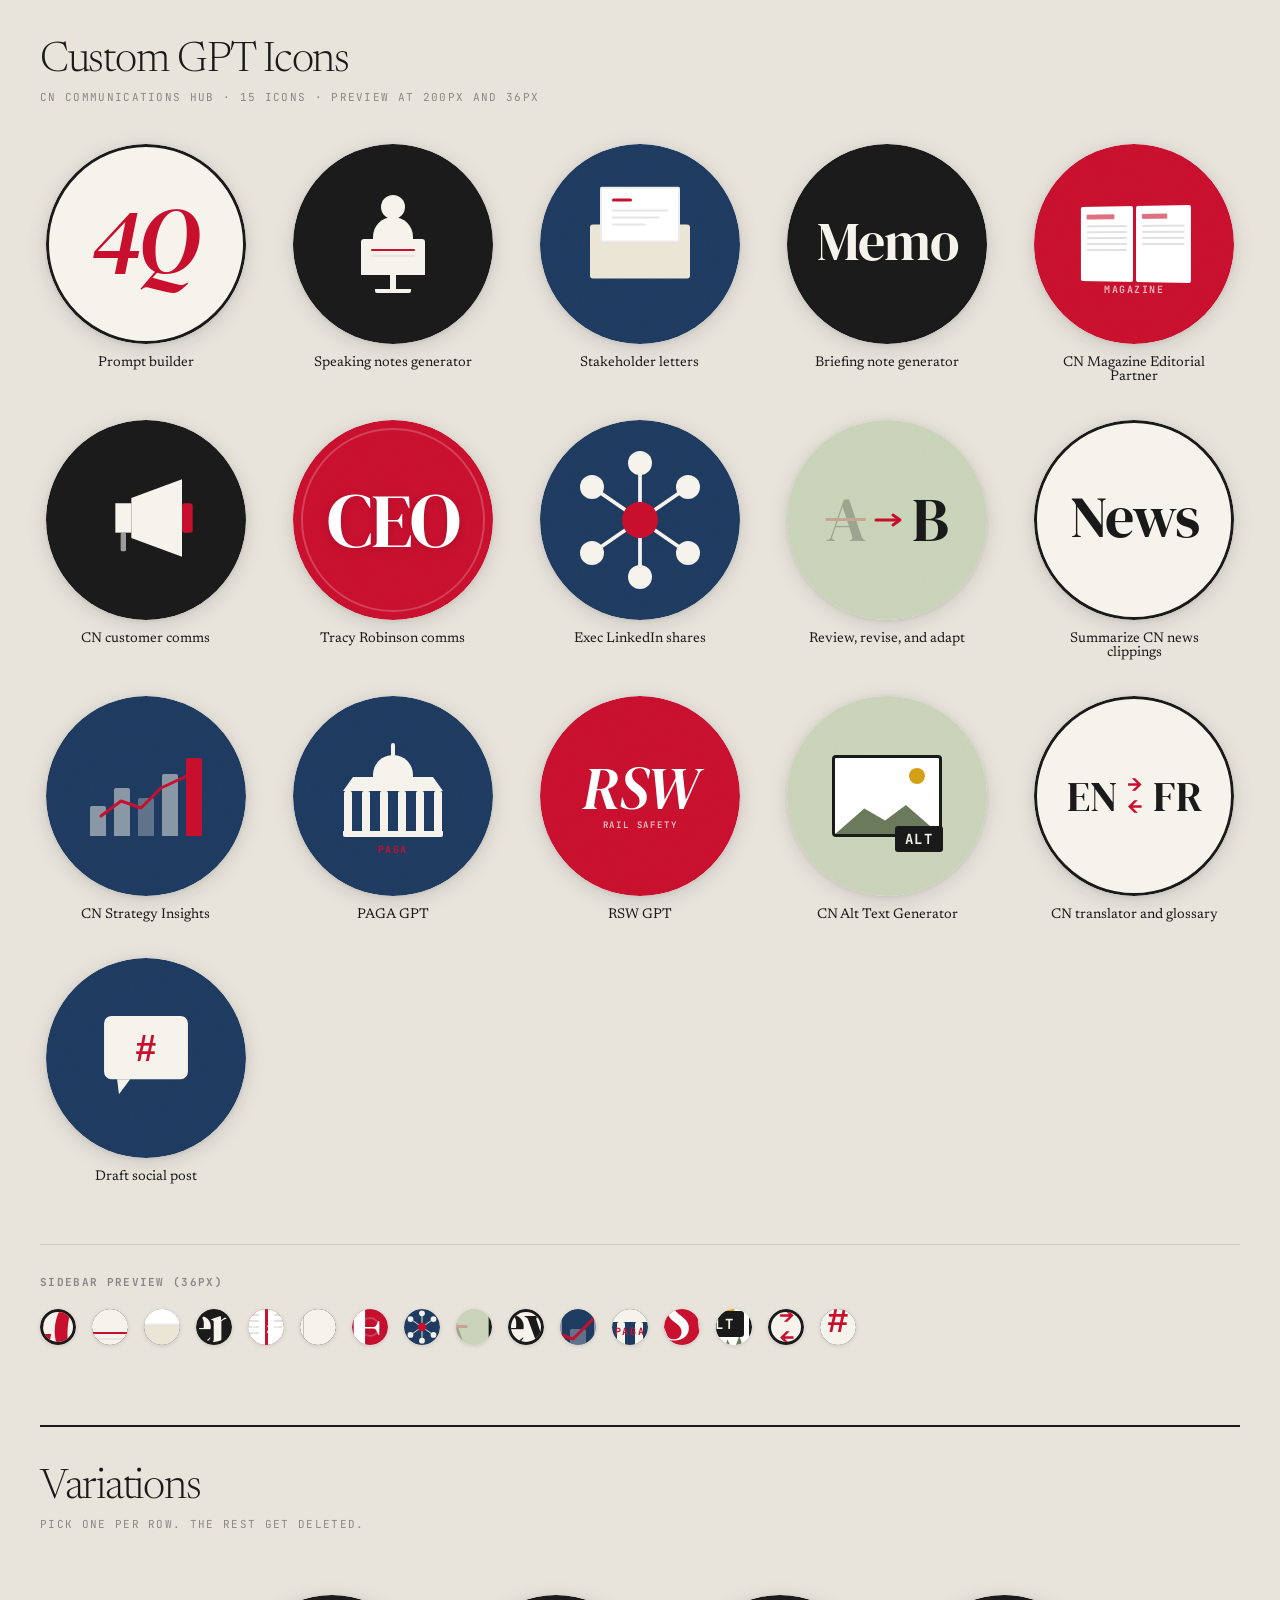
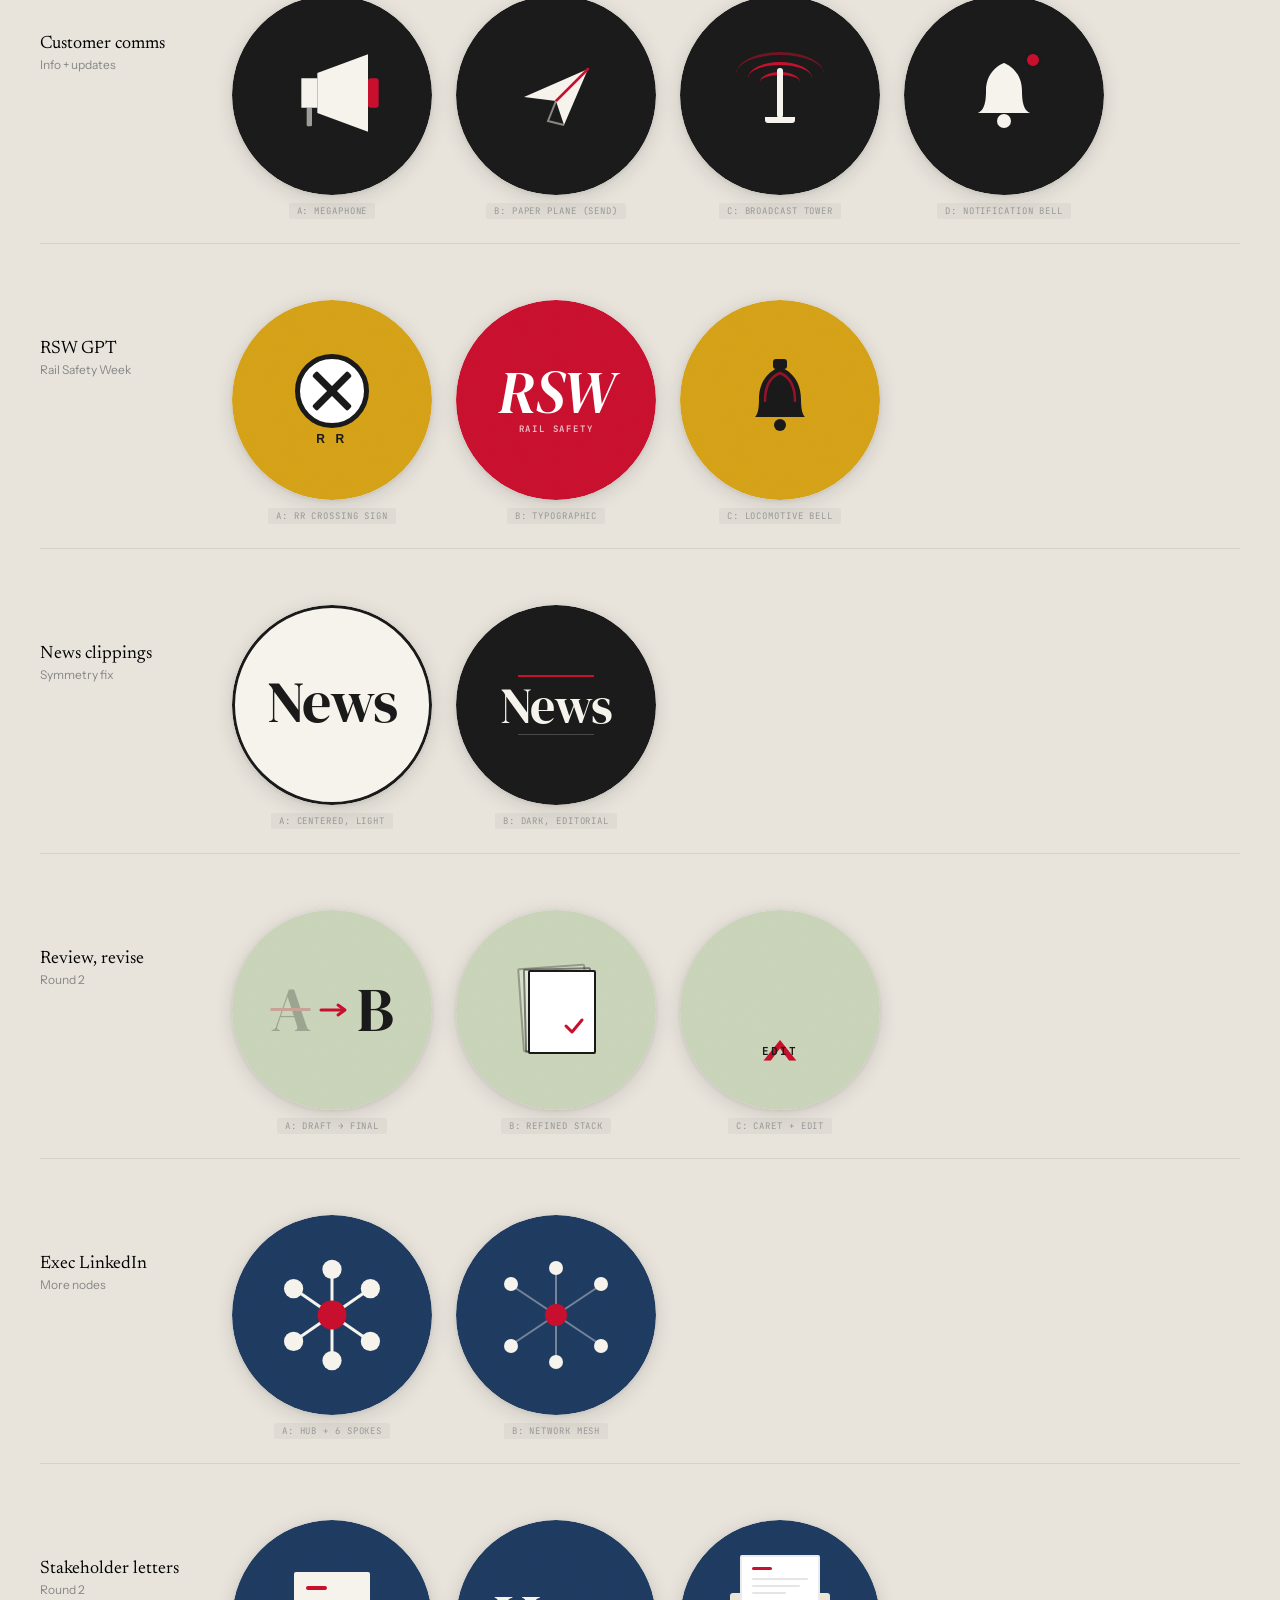
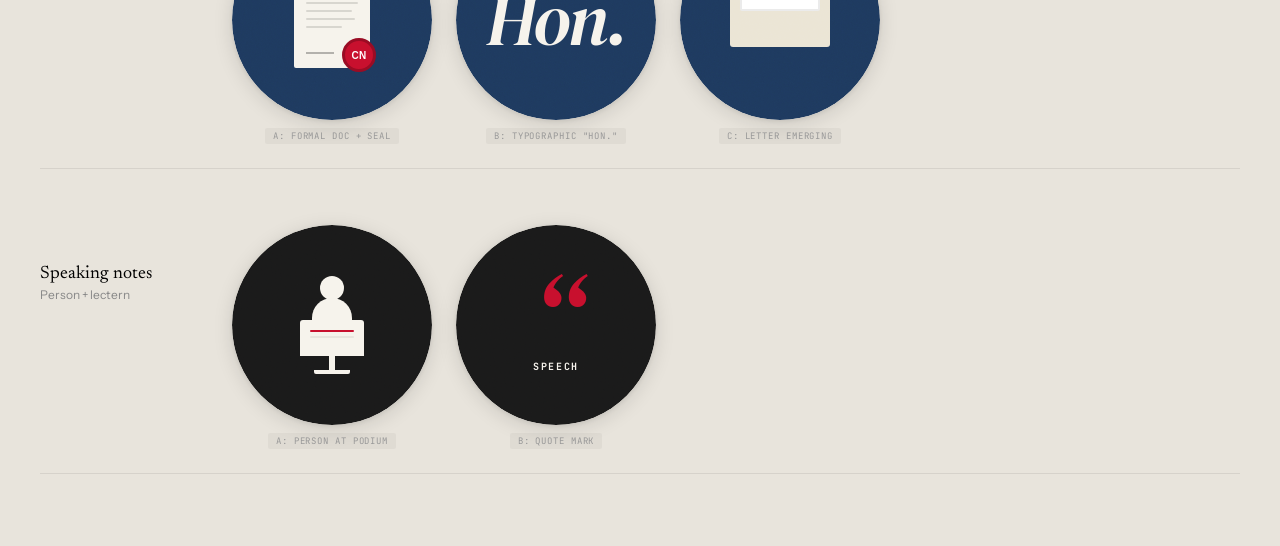
<file: gpt-icons/preview.html>
<!doctype html>
<html lang="en">
<head>
<meta charset="utf-8">
<meta name="viewport" content="width=device-width, initial-scale=1">
<title>CN GPT Icons — Preview</title>
<link rel="preconnect" href="https://fonts.googleapis.com">
<link rel="preconnect" href="https://fonts.gstatic.com" crossorigin>
<link href="https://fonts.googleapis.com/css2?family=Newsreader:ital,opsz,wght@0,6..72,300;0,6..72,400;0,6..72,500;0,6..72,600;0,6..72,700;1,6..72,300;1,6..72,400;1,6..72,500;1,6..72,700&family=Instrument+Sans:wght@400;500;600;700&family=JetBrains+Mono:wght@400;500;700&family=DM+Serif+Display:ital@0;1&display=swap" rel="stylesheet">
<style>
:root {
  --cn-red: #c8102e;
  --cn-red-deep: #9a0c24;
  --ink: #1a1a1a;
  --ink-2: #2c2c2c;
  --paper: #f6f3ec;
  --paper-2: #ebe5d5;
  --sage: #c8d3b8;
  --sage-deep: #6b7a5a;
  --navy: #1e3a5f;
  --warn: #d4a017;
  --danger: #b33a2b;
}

* { box-sizing: border-box; margin: 0; padding: 0; }

body {
  background: #e8e4dc;
  font-family: "Instrument Sans", sans-serif;
  padding: 40px;
}

h1 {
  font-family: "Newsreader", serif;
  font-weight: 300;
  font-size: 42px;
  letter-spacing: -0.03em;
  margin-bottom: 8px;
  color: var(--ink);
}
.subtitle {
  font-family: "JetBrains Mono", monospace;
  font-size: 11px;
  letter-spacing: 0.12em;
  text-transform: uppercase;
  color: #888;
  margin-bottom: 40px;
}

.grid {
  display: grid;
  grid-template-columns: repeat(5, 1fr);
  gap: 36px;
}

.cell {
  display: flex;
  flex-direction: column;
  align-items: center;
  gap: 12px;
}

.icon-wrap {
  width: 200px;
  height: 200px;
  border-radius: 50%;
  overflow: hidden;
  position: relative;
  box-shadow: 0 4px 20px rgba(0,0,0,0.12), 0 1px 4px rgba(0,0,0,0.08);
}

.icon-name {
  font-family: "Newsreader", serif;
  font-size: 14px;
  font-weight: 400;
  color: var(--ink);
  text-align: center;
  max-width: 180px;
}
.icon-file {
  font-family: "JetBrains Mono", monospace;
  font-size: 9px;
  color: #999;
  letter-spacing: 0.05em;
}

/* === Shared icon internals === */
.icon {
  width: 100%;
  height: 100%;
  border-radius: 50%;
  position: relative;
  overflow: hidden;
  display: flex;
  align-items: center;
  justify-content: center;
}

/* Noise grain overlay for texture */
.icon::after {
  content: "";
  position: absolute;
  inset: 0;
  border-radius: 50%;
  background: url("data:image/svg+xml,%3Csvg viewBox='0 0 256 256' xmlns='http://www.w3.org/2000/svg'%3E%3Cfilter id='n'%3E%3CfeTurbulence type='fractalNoise' baseFrequency='0.9' numOctaves='4' stitchTiles='stitch'/%3E%3C/filter%3E%3Crect width='256' height='256' filter='url(%23n)' opacity='0.08'/%3E%3C/svg%3E");
  background-size: 128px;
  pointer-events: none;
  mix-blend-mode: overlay;
}

/* === 1. Prompt Builder === */
.icon-prompt-builder {
  background: var(--paper);
  border: 3px solid var(--ink);
}
.icon-prompt-builder .mark {
  font-family: "DM Serif Display", serif;
  font-size: 92px;
  font-style: italic;
  color: var(--cn-red);
  line-height: 1;
  letter-spacing: -0.04em;
  position: absolute;
  top: 50%;
  left: 50%;
  transform: translate(-52%, -54%);
  z-index: 1;
}
.icon-prompt-builder .accent { display: none; }

/* === 2. Speaking Notes === */
.icon-speaking-notes {
  background: var(--ink);
}
.icon-speaking-notes .lectern {
  z-index: 1;
  position: relative;
  display: flex;
  flex-direction: column;
  align-items: center;
}
.icon-speaking-notes .lectern-top {
  width: 80px;
  height: 50px;
  background: var(--paper);
  border-radius: 4px 4px 0 0;
  position: relative;
}
.icon-speaking-notes .lectern-top::after {
  content: "";
  position: absolute;
  top: 12px;
  left: 14px;
  right: 14px;
  height: 3px;
  background: var(--cn-red);
  border-radius: 2px;
  box-shadow: 0 8px 0 rgba(0,0,0,0.08), 0 16px 0 rgba(0,0,0,0.06);
}
.icon-speaking-notes .lectern-stem {
  width: 8px;
  height: 24px;
  background: var(--paper);
}
.icon-speaking-notes .lectern-base {
  width: 48px;
  height: 6px;
  background: var(--paper);
  border-radius: 0 0 2px 2px;
}

/* === 3. Stakeholder Letters === */
.icon-stakeholder-letters {
  background: var(--navy);
}
.icon-stakeholder-letters .envelope {
  width: 100px;
  height: 70px;
  background: var(--paper);
  border-radius: 4px;
  position: relative;
  z-index: 1;
}
.icon-stakeholder-letters .envelope::before {
  content: "";
  position: absolute;
  top: 0;
  left: 0;
  right: 0;
  height: 0;
  border-left: 50px solid transparent;
  border-right: 50px solid transparent;
  border-top: 36px solid var(--navy);
}
.icon-stakeholder-letters .envelope::after {
  content: "";
  position: absolute;
  top: -1px;
  left: 0;
  right: 0;
  height: 0;
  border-left: 50px solid transparent;
  border-right: 50px solid transparent;
  border-top: 34px solid var(--paper-2);
}
.icon-stakeholder-letters .seal {
  position: absolute;
  bottom: 30%;
  right: 32%;
  width: 24px;
  height: 24px;
  background: var(--cn-red);
  border-radius: 50%;
  z-index: 2;
}

/* === 4. Briefing Note — matches News style === */
.icon-briefing-note {
  background: var(--ink);
  border: 3px solid var(--ink);
}
.icon-briefing-note .memo-word {
  font-family: "DM Serif Display", serif;
  font-size: 54px;
  color: var(--paper);
  letter-spacing: -0.02em;
  position: absolute;
  top: 50%;
  left: 50%;
  transform: translate(-50%, -54%);
  z-index: 1;
}

/* === 5. CN Magazine === */
.icon-cn-magazine {
  background: var(--cn-red);
}
.icon-cn-magazine .spread {
  display: flex;
  gap: 3px;
  z-index: 1;
  transform: perspective(300px) rotateY(-8deg);
}
.icon-cn-magazine .page {
  width: 54px;
  height: 76px;
  background: white;
  border-radius: 2px;
  padding: 8px 6px;
  display: flex;
  flex-direction: column;
  gap: 4px;
}
.icon-cn-magazine .page .l {
  height: 2px;
  background: rgba(0,0,0,0.12);
  border-radius: 1px;
}
.icon-cn-magazine .page .l.hd {
  height: 5px;
  background: var(--cn-red);
  width: 60%;
  opacity: 0.6;
  margin-bottom: 2px;
}
.icon-cn-magazine .page:first-child .l.hd { width: 70%; }
.icon-cn-magazine .label-mark {
  position: absolute;
  bottom: 24%;
  font-family: "JetBrains Mono", monospace;
  font-size: 10px;
  font-weight: 700;
  letter-spacing: 0.15em;
  text-transform: uppercase;
  color: rgba(255,255,255,0.7);
  z-index: 1;
}

/* === 6. Customer Comms variations === */

/* A: Megaphone / broadcast */
.icon-cc-v4 {
  background: var(--ink);
}
.icon-cc-v4 .mega {
  z-index: 1;
}
.icon-cc-v4 .mega svg { width: 120px; height: 120px; }

/* B: Send / paper plane */
.icon-cc-v5 {
  background: var(--ink);
}
.icon-cc-v5 .plane {
  z-index: 1;
}
.icon-cc-v5 .plane svg { width: 88px; height: 88px; }

/* C: Signal tower / broadcast waves */
.icon-cc-v6 {
  background: var(--ink);
}
.icon-cc-v6 .tower {
  z-index: 1;
  display: flex;
  flex-direction: column;
  align-items: center;
  position: relative;
}
.icon-cc-v6 .tower-mast {
  width: 6px;
  height: 50px;
  background: var(--paper);
  border-radius: 3px;
  z-index: 1;
}
.icon-cc-v6 .tower-base {
  width: 30px;
  height: 6px;
  background: var(--paper);
  border-radius: 0 0 3px 3px;
  margin-top: -1px;
}
.icon-cc-v6 .wave {
  position: absolute;
  border: 3px solid var(--cn-red);
  border-radius: 50%;
  border-bottom: none;
  border-left: none;
  border-right: none;
  top: 8px;
}
.icon-cc-v6 .wave.w1 { width: 40px; height: 20px; top: 4px; }
.icon-cc-v6 .wave.w2 { width: 64px; height: 32px; top: -6px; }
.icon-cc-v6 .wave.w3 { width: 88px; height: 44px; top: -16px; opacity: 0.5; }

/* D: Alert bell with red dot */
.icon-cc-v7 {
  background: var(--ink);
}
.icon-cc-v7 .bell-wrap {
  z-index: 1;
  position: relative;
}
.icon-cc-v7 .bell-wrap svg { width: 80px; height: 80px; }
.icon-cc-v7 .bell-dot {
  position: absolute;
  top: -2px; right: 2px;
  width: 18px; height: 18px;
  background: var(--cn-red);
  border-radius: 50%;
  border: 3px solid var(--ink);
}

/* === 7. Tracy Robinson === */
.icon-tracy-robinson {
  background: var(--cn-red);
  position: relative;
}
.icon-tracy-robinson::before {
  content: "";
  position: absolute;
  inset: 8px;
  border: 2px solid rgba(255,255,255,0.2);
  border-radius: 50%;
}
.icon-tracy-robinson .monogram {
  font-family: "DM Serif Display", serif;
  font-size: 76px;
  font-weight: 400;
  color: white;
  letter-spacing: -0.03em;
  line-height: 1;
  z-index: 1;
  text-shadow: 0 2px 8px rgba(0,0,0,0.15);
}

/* === 8. Exec LinkedIn === */
.icon-exec-linkedin {
  background: var(--navy);
}
.icon-exec-linkedin .share-icon {
  z-index: 1;
  position: relative;
}
.icon-exec-linkedin .node {
  width: 18px;
  height: 18px;
  background: var(--paper);
  border-radius: 50%;
  position: absolute;
}
.icon-exec-linkedin .node.a { top: 0; left: 50%; transform: translateX(-50%); }
.icon-exec-linkedin .node.b { bottom: 0; left: 8px; }
.icon-exec-linkedin .node.c { bottom: 0; right: 8px; }
.icon-exec-linkedin .share-icon svg {
  width: 70px;
  height: 70px;
}

/* === 9. Review Revise === */
.icon-review-revise {
  background: var(--sage);
}
.icon-review-revise .pencil {
  width: 8px;
  height: 70px;
  background: var(--ink);
  border-radius: 2px 2px 0 0;
  transform: rotate(-30deg);
  position: relative;
  z-index: 1;
  left: -12px;
  top: -4px;
}
.icon-review-revise .pencil::after {
  content: "";
  position: absolute;
  bottom: -10px;
  left: 50%;
  transform: translateX(-50%);
  width: 0;
  height: 0;
  border-left: 5px solid transparent;
  border-right: 5px solid transparent;
  border-top: 12px solid var(--ink);
}
.icon-review-revise .check {
  position: absolute;
  right: 28%;
  bottom: 32%;
  z-index: 2;
  font-size: 44px;
  color: var(--cn-red);
  font-weight: 700;
  line-height: 1;
}

/* === 10. News Clippings === */
.icon-news-clippings {
  background: var(--paper);
  border: 3px solid var(--ink);
}
.icon-news-clippings .news-text {
  font-family: "DM Serif Display", serif;
  font-size: 58px;
  color: var(--ink);
  letter-spacing: -0.03em;
  z-index: 1;
  line-height: 1;
}
.icon-news-clippings .news-rule {
  position: absolute;
  top: 30%;
  left: 18%;
  right: 18%;
  height: 2px;
  background: var(--cn-red);
  z-index: 1;
}
.icon-news-clippings .news-rule-bottom {
  position: absolute;
  bottom: 30%;
  left: 18%;
  right: 18%;
  height: 1px;
  background: var(--ink);
  opacity: 0.2;
  z-index: 1;
}

/* === 11. Strategy Insights === */
.icon-strategy-insights {
  background: var(--navy);
}
.icon-strategy-insights .chart {
  display: flex;
  align-items: flex-end;
  gap: 8px;
  z-index: 1;
  height: 80px;
}
.icon-strategy-insights .bar {
  width: 16px;
  background: var(--paper);
  border-radius: 2px 2px 0 0;
  opacity: 0.5;
}
.icon-strategy-insights .bar:nth-child(1) { height: 30px; }
.icon-strategy-insights .bar:nth-child(2) { height: 48px; }
.icon-strategy-insights .bar:nth-child(3) { height: 38px; opacity: 0.3; }
.icon-strategy-insights .bar:nth-child(4) { height: 62px; }
.icon-strategy-insights .bar:nth-child(5) { height: 78px; background: var(--cn-red); opacity: 1; }
.icon-strategy-insights .trend {
  position: absolute;
  z-index: 2;
}

/* === 12. PAGA GPT === */
.icon-paga-gpt {
  background: var(--navy);
}
.icon-paga-gpt .building {
  z-index: 1;
  display: flex;
  flex-direction: column;
  align-items: center;
  position: relative;
}
.icon-paga-gpt .dome {
  width: 40px;
  height: 22px;
  background: var(--paper);
  border-radius: 40px 40px 0 0;
}
.icon-paga-gpt .dome::after {
  content: "";
  position: absolute;
  top: -12px;
  left: 50%;
  transform: translateX(-50%);
  width: 4px;
  height: 14px;
  background: var(--paper);
  border-radius: 2px;
}
.icon-paga-gpt .pediment {
  width: 100px;
  height: 0;
  border-left: 10px solid transparent;
  border-right: 10px solid transparent;
  border-bottom: 14px solid var(--paper);
}
.icon-paga-gpt .columns {
  display: flex;
  gap: 10px;
  padding: 0 6px;
}
.icon-paga-gpt .col {
  width: 8px;
  height: 40px;
  background: var(--paper);
  border-radius: 2px 2px 0 0;
}
.icon-paga-gpt .base-line {
  width: 100px;
  height: 6px;
  background: var(--paper);
  border-radius: 0 0 2px 2px;
}
.icon-paga-gpt .paga-label {
  position: absolute;
  bottom: 20%;
  font-family: "JetBrains Mono", monospace;
  font-size: 10px;
  font-weight: 700;
  letter-spacing: 0.16em;
  text-transform: uppercase;
  color: var(--cn-red);
  z-index: 2;
}

/* === 13. RSW GPT === */
.icon-rsw-gpt {
  background: var(--cn-red);
}
.icon-rsw-gpt .rsw-inner {
  z-index: 1;
  display: flex;
  flex-direction: column;
  align-items: center;
  gap: 6px;
}
.icon-rsw-gpt .rsw-sign {
  width: 80px;
  height: 80px;
  border: 4px solid white;
  border-radius: 50%;
  display: flex;
  align-items: center;
  justify-content: center;
  position: relative;
}
.icon-rsw-gpt .rsw-sign .bar1,
.icon-rsw-gpt .rsw-sign .bar2 {
  position: absolute;
  width: 56px;
  height: 8px;
  background: white;
  border-radius: 2px;
}
.icon-rsw-gpt .rsw-sign .bar1 { transform: rotate(45deg); }
.icon-rsw-gpt .rsw-sign .bar2 { transform: rotate(-45deg); }
.icon-rsw-gpt .rsw-label {
  font-family: "JetBrains Mono", monospace;
  font-size: 11px;
  font-weight: 700;
  letter-spacing: 0.2em;
  color: rgba(255,255,255,0.8);
  text-transform: uppercase;
}

/* === 14. Alt Text === */
.icon-alt-text {
  background: var(--sage);
}
.icon-alt-text .img-frame {
  width: 110px;
  height: 82px;
  background: white;
  border: 3px solid var(--ink);
  border-radius: 4px;
  position: relative;
  z-index: 1;
  overflow: hidden;
}
.icon-alt-text .img-frame .mountain {
  position: absolute;
  bottom: 0;
  left: 0;
  right: 0;
  height: 34px;
  background: var(--sage-deep);
  clip-path: polygon(0% 100%, 28% 25%, 48% 60%, 68% 15%, 100% 100%);
}
.icon-alt-text .img-frame .sun {
  position: absolute;
  top: 10px;
  right: 14px;
  width: 16px;
  height: 16px;
  background: var(--warn);
  border-radius: 50%;
}
.icon-alt-text .alt-badge {
  position: absolute;
  bottom: 22%;
  right: 22%;
  background: var(--ink);
  color: var(--paper);
  font-family: "JetBrains Mono", monospace;
  font-size: 14px;
  font-weight: 700;
  letter-spacing: 0.1em;
  padding: 4px 10px;
  border-radius: 3px;
  z-index: 2;
}

/* === 15. Translator === */
.icon-translator {
  background: var(--paper);
  border: 3px solid var(--ink);
}
.icon-translator .lang-pair {
  display: flex;
  align-items: center;
  gap: 10px;
  z-index: 1;
}
.icon-translator .lang {
  font-family: "DM Serif Display", serif;
  font-size: 42px;
  font-weight: 400;
  color: var(--ink);
  line-height: 1;
}
.icon-translator .arrow-pair {
  display: flex;
  flex-direction: column;
  gap: 4px;
  color: var(--cn-red);
}
.icon-translator .arrow-pair span {
  display: block;
  font-size: 18px;
  line-height: 1;
  font-weight: 700;
}

/* === 16. Draft Social Post === */
.icon-social-post {
  background: var(--navy);
}
.icon-social-post .bubble {
  z-index: 1;
  position: relative;
}
.icon-social-post .bubble svg { width: 110px; height: 110px; }

/* Small preview row */
.smalls {
  display: flex;
  gap: 16px;
  margin-top: 60px;
  padding-top: 30px;
  border-top: 1px solid rgba(0,0,0,0.1);
  flex-wrap: wrap;
}
.smalls h3 {
  width: 100%;
  font-family: "JetBrains Mono", monospace;
  font-size: 11px;
  letter-spacing: 0.12em;
  text-transform: uppercase;
  color: #888;
  margin-bottom: 4px;
}
.small-icon {
  width: 36px;
  height: 36px;
  border-radius: 50%;
  overflow: hidden;
  box-shadow: 0 1px 4px rgba(0,0,0,0.12);
}
.small-icon .icon { font-size: 4px; }
</style>
</head>
<body>

<h1>Custom GPT Icons</h1>
<p class="subtitle">CN Communications Hub &middot; 15 icons &middot; Preview at 200px and 36px</p>

<div class="grid">

  <!-- 1. Prompt Builder -->
  <div class="cell">
    <div class="icon-wrap">
      <div class="icon icon-prompt-builder">
        <span class="mark">4Q</span>
        <span class="accent"></span>
      </div>
    </div>
    <span class="icon-name">Prompt builder</span>
  </div>

  <!-- 2. Speaking Notes -->
  <div class="cell">
    <div class="icon-wrap">
      <div class="icon icon-speak-v2">
        <div class="speaker">
          <div class="head"></div>
          <div class="body-shape"></div>
          <div class="podium"></div>
          <div class="podium-stem"></div>
          <div class="podium-base"></div>
        </div>
      </div>
    </div>
    <span class="icon-name">Speaking notes generator</span>
  </div>

  <!-- 3. Stakeholder Letters -->
  <div class="cell">
    <div class="icon-wrap">
      <div class="icon icon-letters-v6">
        <div class="lv6-wrap">
          <div class="lv6-env">
            <div class="lv6-letter">
              <div class="lv6-red-bar"></div>
              <div class="lv6-lines"><div></div><div></div><div></div></div>
            </div>
          </div>
        </div>
      </div>
    </div>
    <span class="icon-name">Stakeholder letters</span>
  </div>

  <!-- 4. Briefing Note -->
  <div class="cell">
    <div class="icon-wrap">
      <div class="icon icon-briefing-note">
        <span class="memo-word">Memo</span>
      </div>
    </div>
    <span class="icon-name">Briefing note generator</span>
  </div>

  <!-- 5. CN Magazine -->
  <div class="cell">
    <div class="icon-wrap">
      <div class="icon icon-cn-magazine">
        <div class="spread">
          <div class="page">
            <div class="l hd"></div>
            <div class="l"></div><div class="l"></div><div class="l"></div>
            <div class="l"></div><div class="l"></div>
          </div>
          <div class="page">
            <div class="l hd"></div>
            <div class="l"></div><div class="l"></div><div class="l"></div>
            <div class="l"></div>
          </div>
        </div>
        <span class="label-mark">Magazine</span>
      </div>
    </div>
    <span class="icon-name">CN Magazine Editorial Partner</span>
  </div>

  <!-- 6. Customer Comms -->
  <div class="cell">
    <div class="icon-wrap">
      <div class="icon icon-cc-v4">
        <div class="mega">
          <svg viewBox="0 0 90 90" fill="none">
            <path d="M22 34 L22 56 L34 56 L34 34 Z" fill="#f6f3ec"/>
            <path d="M34 30 L72 16 L72 74 L34 60 Z" fill="#f6f3ec"/>
            <rect x="72" y="34" width="8" height="22" rx="2" fill="#c8102e"/>
            <rect x="26" y="56" width="4" height="14" rx="1" fill="#f6f3ec" opacity="0.6"/>
          </svg>
        </div>
      </div>
    </div>
    <span class="icon-name">CN customer comms</span>
  </div>

  <!-- 7. Tracy Robinson -->
  <div class="cell">
    <div class="icon-wrap">
      <div class="icon icon-tracy-robinson">
        <span class="monogram">CEO</span>
      </div>
    </div>
    <span class="icon-name">Tracy Robinson comms</span>
  </div>

  <!-- 8. Exec LinkedIn -->
  <div class="cell">
    <div class="icon-wrap">
      <div class="icon icon-exec-v2">
        <svg viewBox="0 0 100 100" width="150" height="150" fill="none" style="z-index:1;">
          <line x1="50" y1="50" x2="50" y2="12" stroke="#f6f3ec" stroke-width="2.5"/>
          <line x1="50" y1="50" x2="82" y2="28" stroke="#f6f3ec" stroke-width="2.5"/>
          <line x1="50" y1="50" x2="82" y2="72" stroke="#f6f3ec" stroke-width="2.5"/>
          <line x1="50" y1="50" x2="50" y2="88" stroke="#f6f3ec" stroke-width="2.5"/>
          <line x1="50" y1="50" x2="18" y2="72" stroke="#f6f3ec" stroke-width="2.5"/>
          <line x1="50" y1="50" x2="18" y2="28" stroke="#f6f3ec" stroke-width="2.5"/>
          <circle cx="50" cy="12" r="8" fill="#f6f3ec"/>
          <circle cx="82" cy="28" r="8" fill="#f6f3ec"/>
          <circle cx="82" cy="72" r="8" fill="#f6f3ec"/>
          <circle cx="50" cy="88" r="8" fill="#f6f3ec"/>
          <circle cx="18" cy="72" r="8" fill="#f6f3ec"/>
          <circle cx="18" cy="28" r="8" fill="#f6f3ec"/>
          <circle cx="50" cy="50" r="12" fill="#c8102e"/>
          <polygon points="76,30 82,24 84,34" fill="#f6f3ec"/>
        </svg>
      </div>
    </div>
    <span class="icon-name">Exec LinkedIn shares</span>
  </div>

  <!-- 9. Review Revise -->
  <div class="cell">
    <div class="icon-wrap">
      <div class="icon icon-review-v4">
        <span class="rv4-draft">A</span>
        <svg class="rv4-arrow" viewBox="0 0 30 16" width="30" height="16" style="z-index:1;">
          <line x1="2" y1="8" x2="24" y2="8" stroke="#c8102e" stroke-width="3" stroke-linecap="round"/>
          <polyline points="19,3 26,8 19,13" fill="none" stroke="#c8102e" stroke-width="3" stroke-linecap="round" stroke-linejoin="round"/>
        </svg>
        <span class="rv4-final">B</span>
      </div>
    </div>
    <span class="icon-name">Review, revise, and adapt</span>
  </div>

  <!-- 10. News Clippings -->
  <div class="cell">
    <div class="icon-wrap">
      <div class="icon icon-news-v2">
        <span class="news-word">News</span>
      </div>
    </div>
    <span class="icon-name">Summarize CN news clippings</span>
  </div>

  <!-- 11. Strategy Insights -->
  <div class="cell">
    <div class="icon-wrap">
      <div class="icon icon-strategy-insights">
        <div class="chart">
          <div class="bar"></div>
          <div class="bar"></div>
          <div class="bar"></div>
          <div class="bar"></div>
          <div class="bar"></div>
        </div>
        <svg class="trend" viewBox="0 0 100 60" width="100" height="60" style="position:absolute; z-index:2;">
          <polyline points="5,50 25,35 45,42 65,22 95,8" fill="none" stroke="#c8102e" stroke-width="3" stroke-linecap="round" stroke-linejoin="round"/>
          <circle cx="95" cy="8" r="5" fill="#c8102e"/>
        </svg>
      </div>
    </div>
    <span class="icon-name">CN Strategy Insights</span>
  </div>

  <!-- 12. PAGA GPT -->
  <div class="cell">
    <div class="icon-wrap">
      <div class="icon icon-paga-gpt">
        <div class="building">
          <div class="dome"></div>
          <div class="pediment"></div>
          <div class="columns">
            <div class="col"></div>
            <div class="col"></div>
            <div class="col"></div>
            <div class="col"></div>
            <div class="col"></div>
            <div class="col"></div>
          </div>
          <div class="base-line"></div>
        </div>
        <span class="paga-label">PAGA</span>
      </div>
    </div>
    <span class="icon-name">PAGA GPT</span>
  </div>

  <!-- 13. RSW GPT -->
  <div class="cell">
    <div class="icon-wrap">
      <div class="icon icon-rsw-v3">
        <div class="rsw-type">
          <span class="rsw-big">RSW</span>
          <span class="rsw-sub">Rail Safety</span>
        </div>
      </div>
    </div>
    <span class="icon-name">RSW GPT</span>
  </div>

  <!-- 14. Alt Text -->
  <div class="cell">
    <div class="icon-wrap">
      <div class="icon icon-alt-text">
        <div class="img-frame">
          <div class="sun"></div>
          <div class="mountain"></div>
        </div>
        <span class="alt-badge">ALT</span>
      </div>
    </div>
    <span class="icon-name">CN Alt Text Generator</span>
  </div>

  <!-- 15. Translator -->
  <div class="cell">
    <div class="icon-wrap">
      <div class="icon icon-translator">
        <div class="lang-pair">
          <span class="lang">EN</span>
          <div class="arrow-pair">
            <span>&rarr;</span>
            <span>&larr;</span>
          </div>
          <span class="lang">FR</span>
        </div>
      </div>
    </div>
    <span class="icon-name">CN translator and glossary</span>
  </div>

  <!-- 16. Draft Social Post -->
  <div class="cell">
    <div class="icon-wrap">
      <div class="icon icon-social-post">
        <div class="bubble">
          <svg viewBox="0 0 110 118" fill="none">
            <!-- Chat bubble -->
            <rect x="10" y="16" width="90" height="68" rx="8" fill="#f6f3ec"/>
            <!-- Tail -->
            <polygon points="24,84 38,84 26,100" fill="#f6f3ec"/>
            <!-- Hash symbol -->
            <text x="55" y="50" font-family="Arial Black, Helvetica Neue, sans-serif" font-weight="900" font-size="40" fill="#c8102e" text-anchor="middle" dominant-baseline="central">#</text>
          </svg>
        </div>
      </div>
    </div>
    <span class="icon-name">Draft social post</span>
  </div>

</div>

<!-- Small size preview -->
<div class="smalls">
  <h3>Sidebar preview (36px)</h3>
</div>

<!-- ============================================================ -->
<!-- VARIATIONS — pick favorites from these                       -->
<!-- ============================================================ -->
<div style="margin-top:80px; padding-top:40px; border-top: 2px solid var(--ink);">
  <h1>Variations</h1>
  <p class="subtitle">Pick one per row. The rest get deleted.</p>
</div>

<style>
.var-row {
  display: flex;
  gap: 32px;
  align-items: flex-start;
  margin: 32px 0;
  padding: 24px 0;
  border-bottom: 1px solid rgba(0,0,0,0.08);
}
.var-row .var-label {
  width: 160px;
  flex-shrink: 0;
  padding-top: 40px;
}
.var-row .var-label h3 {
  font-family: "Newsreader", serif;
  font-size: 18px;
  font-weight: 400;
  margin: 0 0 4px;
}
.var-row .var-label p {
  font-size: 12px;
  color: #888;
  margin: 0;
}
.var-options { display: flex; gap: 24px; flex-wrap: wrap; }
.var-option { display: flex; flex-direction: column; align-items: center; gap: 8px; }
.var-option .var-tag {
  font-family: "JetBrains Mono", monospace;
  font-size: 9px;
  letter-spacing: 0.1em;
  text-transform: uppercase;
  color: #999;
  background: rgba(0,0,0,0.04);
  padding: 2px 8px;
  border-radius: 2px;
}

/* === SPEAKING NOTES VARIATIONS === */
.icon-speak-v2 {
  background: var(--ink);
}
.icon-speak-v2 .speaker {
  z-index: 1;
  display: flex;
  flex-direction: column;
  align-items: center;
  position: relative;
}
.icon-speak-v2 .head {
  width: 24px;
  height: 24px;
  background: var(--paper);
  border-radius: 50%;
  margin-bottom: -2px;
}
.icon-speak-v2 .body-shape {
  width: 40px;
  height: 28px;
  background: var(--paper);
  border-radius: 20px 20px 4px 4px;
}
.icon-speak-v2 .podium {
  width: 64px;
  height: 36px;
  background: var(--paper);
  border-radius: 3px 3px 0 0;
  margin-top: -6px;
  position: relative;
}
.icon-speak-v2 .podium::after {
  content: "";
  position: absolute;
  top: 10px; left: 10px; right: 10px;
  height: 2px;
  background: var(--cn-red);
  border-radius: 1px;
  box-shadow: 0 6px 0 rgba(0,0,0,0.06);
}
.icon-speak-v2 .podium-stem {
  width: 6px;
  height: 14px;
  background: var(--paper);
}
.icon-speak-v2 .podium-base {
  width: 36px;
  height: 4px;
  background: var(--paper);
  border-radius: 0 0 2px 2px;
}

.icon-speak-v3 {
  background: var(--ink);
}
.icon-speak-v3 .quote-mark {
  font-family: "DM Serif Display", serif;
  font-size: 120px;
  font-style: italic;
  color: var(--cn-red);
  line-height: 0.7;
  z-index: 1;
  margin-top: -10px;
}
.icon-speak-v3 .speak-label {
  position: absolute;
  bottom: 26%;
  font-family: "JetBrains Mono", monospace;
  font-size: 10px;
  font-weight: 700;
  letter-spacing: 0.16em;
  color: var(--paper);
  text-transform: uppercase;
  z-index: 1;
}

/* === STAKEHOLDER LETTERS VARIATIONS === */
.icon-letters-v2 {
  background: var(--navy);
}
.icon-letters-v2 .env-back {
  width: 100px;
  height: 66px;
  background: var(--paper);
  border-radius: 3px;
  position: relative;
  z-index: 1;
}
.icon-letters-v2 .env-flap {
  position: absolute;
  top: -28px;
  left: 0; right: 0;
  height: 0;
  border-left: 50px solid transparent;
  border-right: 50px solid transparent;
  border-bottom: 30px solid var(--paper-2);
}
.icon-letters-v2 .stamp {
  position: absolute;
  top: -18px;
  right: 8px;
  width: 22px;
  height: 26px;
  background: var(--cn-red);
  border: 2px solid rgba(255,255,255,0.3);
  border-radius: 2px;
  z-index: 2;
}

.icon-letters-v3 {
  background: var(--navy);
}
.icon-letters-v3 .letter-sheet {
  width: 80px;
  height: 100px;
  background: var(--paper);
  border-radius: 2px;
  position: relative;
  z-index: 1;
  padding: 14px 12px;
}
.icon-letters-v3 .letter-sheet .ltr-line {
  height: 2px;
  background: rgba(0,0,0,0.1);
  margin-bottom: 6px;
  border-radius: 1px;
}
.icon-letters-v3 .letter-sheet .ltr-line:first-child {
  width: 50%;
  height: 3px;
  background: var(--cn-red);
  margin-bottom: 10px;
}
.icon-letters-v3 .letter-sheet .ltr-sig {
  position: absolute;
  bottom: 16px;
  left: 12px;
  width: 30px;
  height: 2px;
  background: var(--ink);
  opacity: 0.4;
}
.icon-letters-v3 .wax-seal {
  position: absolute;
  bottom: 20%;
  left: 55%;
  width: 30px;
  height: 30px;
  background: var(--cn-red);
  border-radius: 50%;
  z-index: 2;
  border: 2px solid var(--cn-red-deep);
}
.icon-letters-v3 .wax-seal::after {
  content: "CN";
  font-family: "Arial Black", sans-serif;
  font-size: 9px;
  font-weight: 900;
  color: white;
  position: absolute;
  top: 50%; left: 50%;
  transform: translate(-50%, -50%);
}

/* === EXEC LINKEDIN VARIATIONS === */
.icon-exec-v2 {
  background: var(--navy);
}
.icon-exec-v2 svg { z-index: 1; }

.icon-exec-v3 {
  background: var(--navy);
}
.icon-exec-v3 .network {
  z-index: 1;
  position: relative;
  width: 120px;
  height: 120px;
}
.icon-exec-v3 .nnode {
  position: absolute;
  width: 14px;
  height: 14px;
  background: var(--paper);
  border-radius: 50%;
}
.icon-exec-v3 .nnode.center {
  width: 22px;
  height: 22px;
  background: var(--cn-red);
  top: 50%;
  left: 50%;
  transform: translate(-50%, -50%);
}
.icon-exec-v3 .nnode.n1 { top: 6px; left: 50%; transform: translateX(-50%); }
.icon-exec-v3 .nnode.n2 { top: 22px; right: 8px; }
.icon-exec-v3 .nnode.n3 { bottom: 22px; right: 8px; }
.icon-exec-v3 .nnode.n4 { bottom: 6px; left: 50%; transform: translateX(-50%); }
.icon-exec-v3 .nnode.n5 { bottom: 22px; left: 8px; }
.icon-exec-v3 .nnode.n6 { top: 22px; left: 8px; }

/* === REVIEW REVISE VARIATIONS === */
.icon-review-v2 {
  background: var(--sage);
}
.icon-review-v2 .redline {
  z-index: 1;
  display: flex;
  flex-direction: column;
  gap: 8px;
  width: 90px;
}
.icon-review-v2 .rl-line {
  height: 3px;
  background: rgba(0,0,0,0.12);
  border-radius: 2px;
  position: relative;
}
.icon-review-v2 .rl-line.struck {
  background: rgba(0,0,0,0.08);
}
.icon-review-v2 .rl-line.struck::after {
  content: "";
  position: absolute;
  top: 50%;
  left: 0;
  right: 0;
  height: 2px;
  background: var(--cn-red);
  transform: translateY(-50%);
}
.icon-review-v2 .rl-line:nth-child(1) { width: 70%; }
.icon-review-v2 .rl-line:nth-child(2) { width: 100%; }
.icon-review-v2 .rl-line:nth-child(3) { width: 85%; }
.icon-review-v2 .rl-line:nth-child(4) { width: 60%; }
.icon-review-v2 .rl-line:nth-child(5) { width: 90%; }
.icon-review-v2 .rl-line:nth-child(6) { width: 75%; }
.icon-review-v2 .rl-insert {
  font-family: "DM Serif Display", serif;
  font-style: italic;
  font-size: 11px;
  color: var(--cn-red);
  margin-top: -4px;
  margin-left: 20px;
}

.icon-review-v3 {
  background: var(--sage);
}
.icon-review-v3 .loop-arrows {
  z-index: 1;
  position: relative;
}
.icon-review-v3 .loop-arrows svg { width: 90px; height: 90px; }

/* === NEWS VARIATIONS === */
.icon-news-v2 {
  background: var(--paper);
  border: 3px solid var(--ink);
}
.icon-news-v2 .news-word {
  font-family: "DM Serif Display", serif;
  font-size: 58px;
  color: var(--ink);
  letter-spacing: -0.02em;
  position: absolute;
  top: 50%;
  left: 50%;
  transform: translate(-50%, -54%);
  z-index: 1;
}

.icon-news-v3 {
  background: var(--ink);
}
.icon-news-v3 .news-dark {
  z-index: 1;
  display: flex;
  flex-direction: column;
  align-items: center;
}
.icon-news-v3 .nd-rule { width: 76px; height: 2px; background: var(--cn-red); }
.icon-news-v3 .nd-text {
  font-family: "DM Serif Display", serif;
  font-size: 50px;
  color: var(--paper);
  letter-spacing: -0.02em;
  line-height: 1.15;
}
.icon-news-v3 .nd-rule2 { width: 76px; height: 1px; background: rgba(255,255,255,0.2); }

/* === REVIEW REVISE NEW VARIATIONS === */
.icon-review-v4 {
  background: var(--sage);
  gap: 8px;
}
.icon-review-v4 .rv4-draft {
  font-family: "DM Serif Display", serif;
  font-size: 62px;
  color: var(--ink);
  opacity: 0.25;
  line-height: 1;
  z-index: 1;
  text-decoration: line-through;
  text-decoration-color: var(--cn-red);
  text-decoration-thickness: 3px;
}
.icon-review-v4 .rv4-arrow { z-index: 1; }
.icon-review-v4 .rv4-final {
  font-family: "DM Serif Display", serif;
  font-size: 62px;
  color: var(--ink);
  line-height: 1;
  z-index: 1;
}

.icon-review-v5 {
  background: var(--sage);
}
.icon-review-v5 .rv5-stack {
  position: relative;
  width: 72px;
  height: 88px;
  z-index: 1;
}
.icon-review-v5 .rv5-page {
  position: absolute;
  width: 68px;
  height: 84px;
  background: var(--paper);
  border: 2px solid var(--ink);
  border-radius: 2px;
}
.icon-review-v5 .rv5-back {
  top: 0; left: 0;
  opacity: 0.3;
  transform: rotate(-4deg);
}
.icon-review-v5 .rv5-mid {
  top: 2px; left: 4px;
  opacity: 0.5;
  transform: rotate(-1.5deg);
}
.icon-review-v5 .rv5-front {
  top: 4px; left: 8px;
  background: white;
}
.icon-review-v5 .rv5-check-wrap {
  position: absolute;
  bottom: 10px;
  right: 8px;
}

.icon-review-v6 {
  background: var(--sage);
}
.icon-review-v6 .rv6-caret {
  font-family: "DM Serif Display", serif;
  font-size: 100px;
  color: var(--cn-red);
  line-height: 0.6;
  z-index: 1;
  margin-top: -16px;
}
.icon-review-v6 .rv6-label {
  position: absolute;
  bottom: 26%;
  font-family: "JetBrains Mono", monospace;
  font-size: 11px;
  font-weight: 700;
  letter-spacing: 0.16em;
  text-transform: uppercase;
  color: var(--ink);
  z-index: 1;
}

/* === STAKEHOLDER LETTERS NEW VARIATIONS === */
.icon-letters-v4 {
  background: var(--navy);
}
.icon-letters-v4 .lv4-doc {
  width: 76px;
  height: 96px;
  background: var(--paper);
  border-radius: 2px;
  position: relative;
  z-index: 1;
  padding: 14px 12px;
}
.icon-letters-v4 .lv4-header {
  width: 40%;
  height: 4px;
  background: var(--cn-red);
  border-radius: 2px;
  margin-bottom: 12px;
}
.icon-letters-v4 .lv4-lines {
  display: flex;
  flex-direction: column;
  gap: 6px;
}
.icon-letters-v4 .lv4-lines div {
  height: 2px;
  background: rgba(0,0,0,0.12);
  border-radius: 1px;
}
.icon-letters-v4 .lv4-lines div:nth-child(1) { width: 100%; }
.icon-letters-v4 .lv4-lines div:nth-child(2) { width: 88%; }
.icon-letters-v4 .lv4-lines div:nth-child(3) { width: 94%; }
.icon-letters-v4 .lv4-lines div:nth-child(4) { width: 70%; }
.icon-letters-v4 .lv4-sig {
  position: absolute;
  bottom: 14px;
  left: 12px;
  width: 28px;
  height: 2px;
  background: var(--ink);
  opacity: 0.3;
}
.icon-letters-v4 .lv4-seal {
  position: absolute;
  bottom: 24%;
  right: 28%;
  width: 34px;
  height: 34px;
  background: var(--cn-red);
  border-radius: 50%;
  z-index: 2;
  border: 3px solid var(--cn-red-deep);
  display: flex;
  align-items: center;
  justify-content: center;
}
.icon-letters-v4 .lv4-seal::after {
  content: "CN";
  font-family: "Arial Black", sans-serif;
  font-size: 10px;
  font-weight: 900;
  color: white;
  letter-spacing: 0.04em;
}

.icon-letters-v5 {
  background: var(--navy);
}
.icon-letters-v5 .lv5-text {
  font-family: "DM Serif Display", serif;
  font-size: 72px;
  font-style: italic;
  color: var(--paper);
  z-index: 1;
  line-height: 1;
  letter-spacing: -0.03em;
}

.icon-letters-v6 {
  background: var(--navy);
}
.icon-letters-v6 .lv6-wrap {
  z-index: 1;
  position: absolute;
  top: 50%;
  left: 50%;
  transform: translate(-50%, -36%);
  display: flex;
  flex-direction: column;
  align-items: center;
}
.icon-letters-v6 .lv6-env {
  width: 100px;
  height: 54px;
  background: var(--paper-2);
  border-radius: 3px;
  position: relative;
  overflow: visible;
}
.icon-letters-v6 .lv6-letter {
  position: absolute;
  top: -38px;
  left: 10px;
  right: 10px;
  height: 56px;
  background: white;
  border: 2px solid rgba(0,0,0,0.08);
  border-radius: 2px;
  padding: 10px;
}
.icon-letters-v6 .lv6-red-bar {
  width: 35%;
  height: 3px;
  background: var(--cn-red);
  border-radius: 2px;
  margin-bottom: 8px;
}
.icon-letters-v6 .lv6-lines {
  display: flex;
  flex-direction: column;
  gap: 5px;
}
.icon-letters-v6 .lv6-lines div {
  height: 2px;
  background: rgba(0,0,0,0.1);
  border-radius: 1px;
}
.icon-letters-v6 .lv6-lines div:nth-child(1) { width: 100%; }
.icon-letters-v6 .lv6-lines div:nth-child(2) { width: 85%; }
.icon-letters-v6 .lv6-lines div:nth-child(3) { width: 60%; }

/* === RSW VARIATIONS === */
.icon-rsw-v2 {
  background: var(--warn);
}
.icon-rsw-v2 .rr-crossing {
  z-index: 1;
  display: flex;
  flex-direction: column;
  align-items: center;
  gap: 4px;
}
.icon-rsw-v2 .rr-circle {
  width: 74px;
  height: 74px;
  border: 5px solid var(--ink);
  border-radius: 50%;
  display: flex;
  align-items: center;
  justify-content: center;
  position: relative;
  background: white;
}
.icon-rsw-v2 .rr-x {
  position: relative;
  width: 50px;
  height: 50px;
}
.icon-rsw-v2 .rr-x .xb {
  position: absolute;
  width: 50px;
  height: 7px;
  background: var(--ink);
  top: 50%;
  left: 50%;
  border-radius: 2px;
}
.icon-rsw-v2 .rr-x .xb:first-child { transform: translate(-50%, -50%) rotate(45deg); }
.icon-rsw-v2 .rr-x .xb:last-child { transform: translate(-50%, -50%) rotate(-45deg); }
.icon-rsw-v2 .rr-letters {
  font-family: "Arial Black", sans-serif;
  font-size: 12px;
  font-weight: 900;
  color: var(--ink);
  letter-spacing: 0.3em;
}

.icon-rsw-v3 {
  background: var(--cn-red);
}
.icon-rsw-v3 .rsw-type {
  z-index: 1;
  display: flex;
  flex-direction: column;
  align-items: center;
}
.icon-rsw-v3 .rsw-big {
  font-family: "DM Serif Display", serif;
  font-size: 60px;
  font-style: italic;
  color: white;
  line-height: 0.9;
  letter-spacing: -0.03em;
}
.icon-rsw-v3 .rsw-sub {
  font-family: "JetBrains Mono", monospace;
  font-size: 9px;
  font-weight: 700;
  letter-spacing: 0.2em;
  text-transform: uppercase;
  color: rgba(255,255,255,0.7);
  margin-top: 4px;
}

/* RSW V4: Locomotive bell */
.icon-rsw-v4 {
  background: var(--warn);
}
.icon-rsw-v4 .bell-icon {
  z-index: 1;
}
.icon-rsw-v4 .bell-icon svg { width: 90px; height: 90px; }
</style>

<!-- CUSTOMER COMMS -->
<div class="var-row">
  <div class="var-label">
    <h3>Customer comms</h3>
    <p>Info + updates</p>
  </div>
  <div class="var-options">
    <div class="var-option">
      <div class="icon-wrap">
        <div class="icon icon-cc-v4">
          <div class="mega">
            <svg viewBox="0 0 90 90" fill="none">
              <path d="M22 34 L22 56 L34 56 L34 34 Z" fill="#f6f3ec"/>
              <path d="M34 30 L72 16 L72 74 L34 60 Z" fill="#f6f3ec"/>
              <rect x="72" y="34" width="8" height="22" rx="2" fill="#c8102e"/>
              <rect x="26" y="56" width="4" height="14" rx="1" fill="#f6f3ec" opacity="0.6"/>
            </svg>
          </div>
        </div>
      </div>
      <span class="var-tag">A: Megaphone</span>
    </div>
    <div class="var-option">
      <div class="icon-wrap">
        <div class="icon icon-cc-v5">
          <div class="plane">
            <svg viewBox="0 0 88 88" fill="none">
              <path d="M12 48 L76 20 L52 76 L44 52 Z" fill="#f6f3ec"/>
              <line x1="76" y1="20" x2="44" y2="52" stroke="#c8102e" stroke-width="2.5" stroke-linecap="round"/>
              <path d="M44 52 L36 72 L52 76" fill="none" stroke="#f6f3ec" stroke-width="2" opacity="0.5"/>
            </svg>
          </div>
        </div>
      </div>
      <span class="var-tag">B: Paper plane (send)</span>
    </div>
    <div class="var-option">
      <div class="icon-wrap">
        <div class="icon icon-cc-v6">
          <div class="tower">
            <div class="wave w3"></div>
            <div class="wave w2"></div>
            <div class="wave w1"></div>
            <div class="tower-mast"></div>
            <div class="tower-base"></div>
          </div>
        </div>
      </div>
      <span class="var-tag">C: Broadcast tower</span>
    </div>
    <div class="var-option">
      <div class="icon-wrap">
        <div class="icon icon-cc-v7">
          <div class="bell-wrap">
            <svg viewBox="0 0 80 80" fill="none">
              <path d="M40 10 C40 10 22 16 22 38 C22 54 18 58 14 60 L66 60 C62 58 58 54 58 38 C58 16 40 10 40 10Z" fill="#f6f3ec"/>
              <circle cx="40" cy="68" r="7" fill="#f6f3ec"/>
            </svg>
            <div class="bell-dot"></div>
          </div>
        </div>
      </div>
      <span class="var-tag">D: Notification bell</span>
    </div>
  </div>
</div>

<!-- RSW -->
<div class="var-row">
  <div class="var-label">
    <h3>RSW GPT</h3>
    <p>Rail Safety Week</p>
  </div>
  <div class="var-options">
    <div class="var-option">
      <div class="icon-wrap">
        <div class="icon icon-rsw-v2">
          <div class="rr-crossing">
            <div class="rr-circle">
              <div class="rr-x"><div class="xb"></div><div class="xb"></div></div>
            </div>
            <span class="rr-letters">R R</span>
          </div>
        </div>
      </div>
      <span class="var-tag">A: RR crossing sign</span>
    </div>
    <div class="var-option">
      <div class="icon-wrap">
        <div class="icon icon-rsw-v3">
          <div class="rsw-type">
            <span class="rsw-big">RSW</span>
            <span class="rsw-sub">Rail Safety</span>
          </div>
        </div>
      </div>
      <span class="var-tag">B: Typographic</span>
    </div>
    <div class="var-option">
      <div class="icon-wrap">
        <div class="icon icon-rsw-v4">
          <div class="bell-icon">
            <svg viewBox="0 0 90 90" fill="none">
              <!-- Bell body -->
              <path d="M45 14 C45 14 24 20 24 46 C24 58 22 62 20 64 L70 64 C68 62 66 58 66 46 C66 20 45 14 45 14Z" fill="#1a1a1a"/>
              <!-- Clapper -->
              <circle cx="45" cy="72" r="6" fill="#1a1a1a"/>
              <!-- Mounting bracket -->
              <rect x="38" y="6" width="14" height="10" rx="3" fill="#1a1a1a"/>
              <!-- Highlight ring -->
              <path d="M30 48 Q30 26 45 20 Q60 26 60 48" fill="none" stroke="#c8102e" stroke-width="2.5" stroke-linecap="round" opacity="0.7"/>
            </svg>
          </div>
        </div>
      </div>
      <span class="var-tag">C: Locomotive bell</span>
    </div>
  </div>
</div>

<!-- NEWS -->
<div class="var-row">
  <div class="var-label">
    <h3>News clippings</h3>
    <p>Symmetry fix</p>
  </div>
  <div class="var-options">
    <div class="var-option">
      <div class="icon-wrap">
        <div class="icon icon-news-v2">
          <div class="news-centered">
            <div class="news-rule-top"></div>
            <span class="news-word">News</span>
            <div class="news-rule-bot"></div>
          </div>
        </div>
      </div>
      <span class="var-tag">A: Centered, light</span>
    </div>
    <div class="var-option">
      <div class="icon-wrap">
        <div class="icon icon-news-v3">
          <div class="news-dark">
            <div class="nd-rule"></div>
            <span class="nd-text">News</span>
            <div class="nd-rule2"></div>
          </div>
        </div>
      </div>
      <span class="var-tag">B: Dark, editorial</span>
    </div>
  </div>
</div>

<!-- REVIEW REVISE -->
<div class="var-row">
  <div class="var-label">
    <h3>Review, revise</h3>
    <p>Round 2</p>
  </div>
  <div class="var-options">
    <div class="var-option">
      <div class="icon-wrap">
        <div class="icon icon-review-v4">
          <span class="rv4-draft">A</span>
          <svg class="rv4-arrow" viewBox="0 0 30 16" width="30" height="16" style="z-index:1;">
            <line x1="2" y1="8" x2="24" y2="8" stroke="#c8102e" stroke-width="3" stroke-linecap="round"/>
            <polyline points="19,3 26,8 19,13" fill="none" stroke="#c8102e" stroke-width="3" stroke-linecap="round" stroke-linejoin="round"/>
          </svg>
          <span class="rv4-final">B</span>
        </div>
      </div>
      <span class="var-tag">A: Draft → Final</span>
    </div>
    <div class="var-option">
      <div class="icon-wrap">
        <div class="icon icon-review-v5">
          <div class="rv5-stack">
            <div class="rv5-page rv5-back"></div>
            <div class="rv5-page rv5-mid"></div>
            <div class="rv5-page rv5-front">
              <div class="rv5-check-wrap">
                <svg viewBox="0 0 24 24" width="24" height="24"><polyline points="4,12 10,18 20,6" fill="none" stroke="#c8102e" stroke-width="3" stroke-linecap="round" stroke-linejoin="round"/></svg>
              </div>
            </div>
          </div>
        </div>
      </div>
      <span class="var-tag">B: Refined stack</span>
    </div>
    <div class="var-option">
      <div class="icon-wrap">
        <div class="icon icon-review-v6">
          <span class="rv6-caret">&#x2038;</span>
          <span class="rv6-label">Edit</span>
        </div>
      </div>
      <span class="var-tag">C: Caret + Edit</span>
    </div>
  </div>
</div>

<!-- EXEC LINKEDIN -->
<div class="var-row">
  <div class="var-label">
    <h3>Exec LinkedIn</h3>
    <p>More nodes</p>
  </div>
  <div class="var-options">
    <div class="var-option">
      <div class="icon-wrap">
        <div class="icon icon-exec-v2">
          <svg viewBox="0 0 100 100" width="120" height="120" fill="none" style="z-index:1;">
            <!-- Lines first -->
            <line x1="50" y1="50" x2="50" y2="12" stroke="#f6f3ec" stroke-width="2.5"/>
            <line x1="50" y1="50" x2="82" y2="28" stroke="#f6f3ec" stroke-width="2.5"/>
            <line x1="50" y1="50" x2="82" y2="72" stroke="#f6f3ec" stroke-width="2.5"/>
            <line x1="50" y1="50" x2="50" y2="88" stroke="#f6f3ec" stroke-width="2.5"/>
            <line x1="50" y1="50" x2="18" y2="72" stroke="#f6f3ec" stroke-width="2.5"/>
            <line x1="50" y1="50" x2="18" y2="28" stroke="#f6f3ec" stroke-width="2.5"/>
            <!-- Outer nodes -->
            <circle cx="50" cy="12" r="8" fill="#f6f3ec"/>
            <circle cx="82" cy="28" r="8" fill="#f6f3ec"/>
            <circle cx="82" cy="72" r="8" fill="#f6f3ec"/>
            <circle cx="50" cy="88" r="8" fill="#f6f3ec"/>
            <circle cx="18" cy="72" r="8" fill="#f6f3ec"/>
            <circle cx="18" cy="28" r="8" fill="#f6f3ec"/>
            <!-- Center node -->
            <circle cx="50" cy="50" r="12" fill="#c8102e"/>
            <!-- Arrow on one spoke -->
            <polygon points="76,30 82,24 84,34" fill="#f6f3ec"/>
          </svg>
        </div>
      </div>
      <span class="var-tag">A: Hub + 6 spokes</span>
    </div>
    <div class="var-option">
      <div class="icon-wrap">
        <div class="icon icon-exec-v3">
          <div class="network">
            <svg viewBox="0 0 120 120" width="120" height="120" fill="none" style="position:absolute; inset:0; z-index:0;">
              <line x1="60" y1="60" x2="60" y2="14" stroke="#f6f3ec" stroke-width="2" opacity="0.4"/>
              <line x1="60" y1="60" x2="102" y2="32" stroke="#f6f3ec" stroke-width="2" opacity="0.4"/>
              <line x1="60" y1="60" x2="102" y2="88" stroke="#f6f3ec" stroke-width="2" opacity="0.4"/>
              <line x1="60" y1="60" x2="60" y2="106" stroke="#f6f3ec" stroke-width="2" opacity="0.4"/>
              <line x1="60" y1="60" x2="18" y2="88" stroke="#f6f3ec" stroke-width="2" opacity="0.4"/>
              <line x1="60" y1="60" x2="18" y2="32" stroke="#f6f3ec" stroke-width="2" opacity="0.4"/>
            </svg>
            <div class="nnode n1"></div>
            <div class="nnode n2"></div>
            <div class="nnode n3"></div>
            <div class="nnode n4"></div>
            <div class="nnode n5"></div>
            <div class="nnode n6"></div>
            <div class="nnode center"></div>
          </div>
        </div>
      </div>
      <span class="var-tag">B: Network mesh</span>
    </div>
  </div>
</div>

<!-- STAKEHOLDER LETTERS -->
<div class="var-row">
  <div class="var-label">
    <h3>Stakeholder letters</h3>
    <p>Round 2</p>
  </div>
  <div class="var-options">
    <div class="var-option">
      <div class="icon-wrap">
        <div class="icon icon-letters-v4">
          <div class="lv4-doc">
            <div class="lv4-header"></div>
            <div class="lv4-lines">
              <div></div><div></div><div></div><div></div>
            </div>
            <div class="lv4-sig"></div>
          </div>
          <div class="lv4-seal"></div>
        </div>
      </div>
      <span class="var-tag">A: Formal doc + seal</span>
    </div>
    <div class="var-option">
      <div class="icon-wrap">
        <div class="icon icon-letters-v5">
          <span class="lv5-text">Hon.</span>
        </div>
      </div>
      <span class="var-tag">B: Typographic "Hon."</span>
    </div>
    <div class="var-option">
      <div class="icon-wrap">
        <div class="icon icon-letters-v6">
          <div class="lv6-env">
            <div class="lv6-letter">
              <div class="lv6-red-bar"></div>
              <div class="lv6-lines"><div></div><div></div><div></div></div>
            </div>
          </div>
        </div>
      </div>
      <span class="var-tag">C: Letter emerging</span>
    </div>
  </div>
</div>

<!-- SPEAKING NOTES -->
<div class="var-row">
  <div class="var-label">
    <h3>Speaking notes</h3>
    <p>Person + lectern</p>
  </div>
  <div class="var-options">
    <div class="var-option">
      <div class="icon-wrap">
        <div class="icon icon-speak-v2">
          <div class="speaker">
            <div class="head"></div>
            <div class="body-shape"></div>
            <div class="podium"></div>
            <div class="podium-stem"></div>
            <div class="podium-base"></div>
          </div>
        </div>
      </div>
      <span class="var-tag">A: Person at podium</span>
    </div>
    <div class="var-option">
      <div class="icon-wrap">
        <div class="icon icon-speak-v3">
          <span class="quote-mark">&ldquo;</span>
          <span class="speak-label">Speech</span>
        </div>
      </div>
      <span class="var-tag">B: Quote mark</span>
    </div>
  </div>
</div>

<script>
// Clone icons at small size for sidebar preview
const grid = document.querySelector('.grid');
const smalls = document.querySelector('.smalls');
document.querySelectorAll('.grid > .cell .icon-wrap').forEach(wrap => {
  const small = document.createElement('div');
  small.className = 'small-icon';
  small.innerHTML = wrap.innerHTML;
  smalls.appendChild(small);
});
</script>

</body>
</html>
</file>
